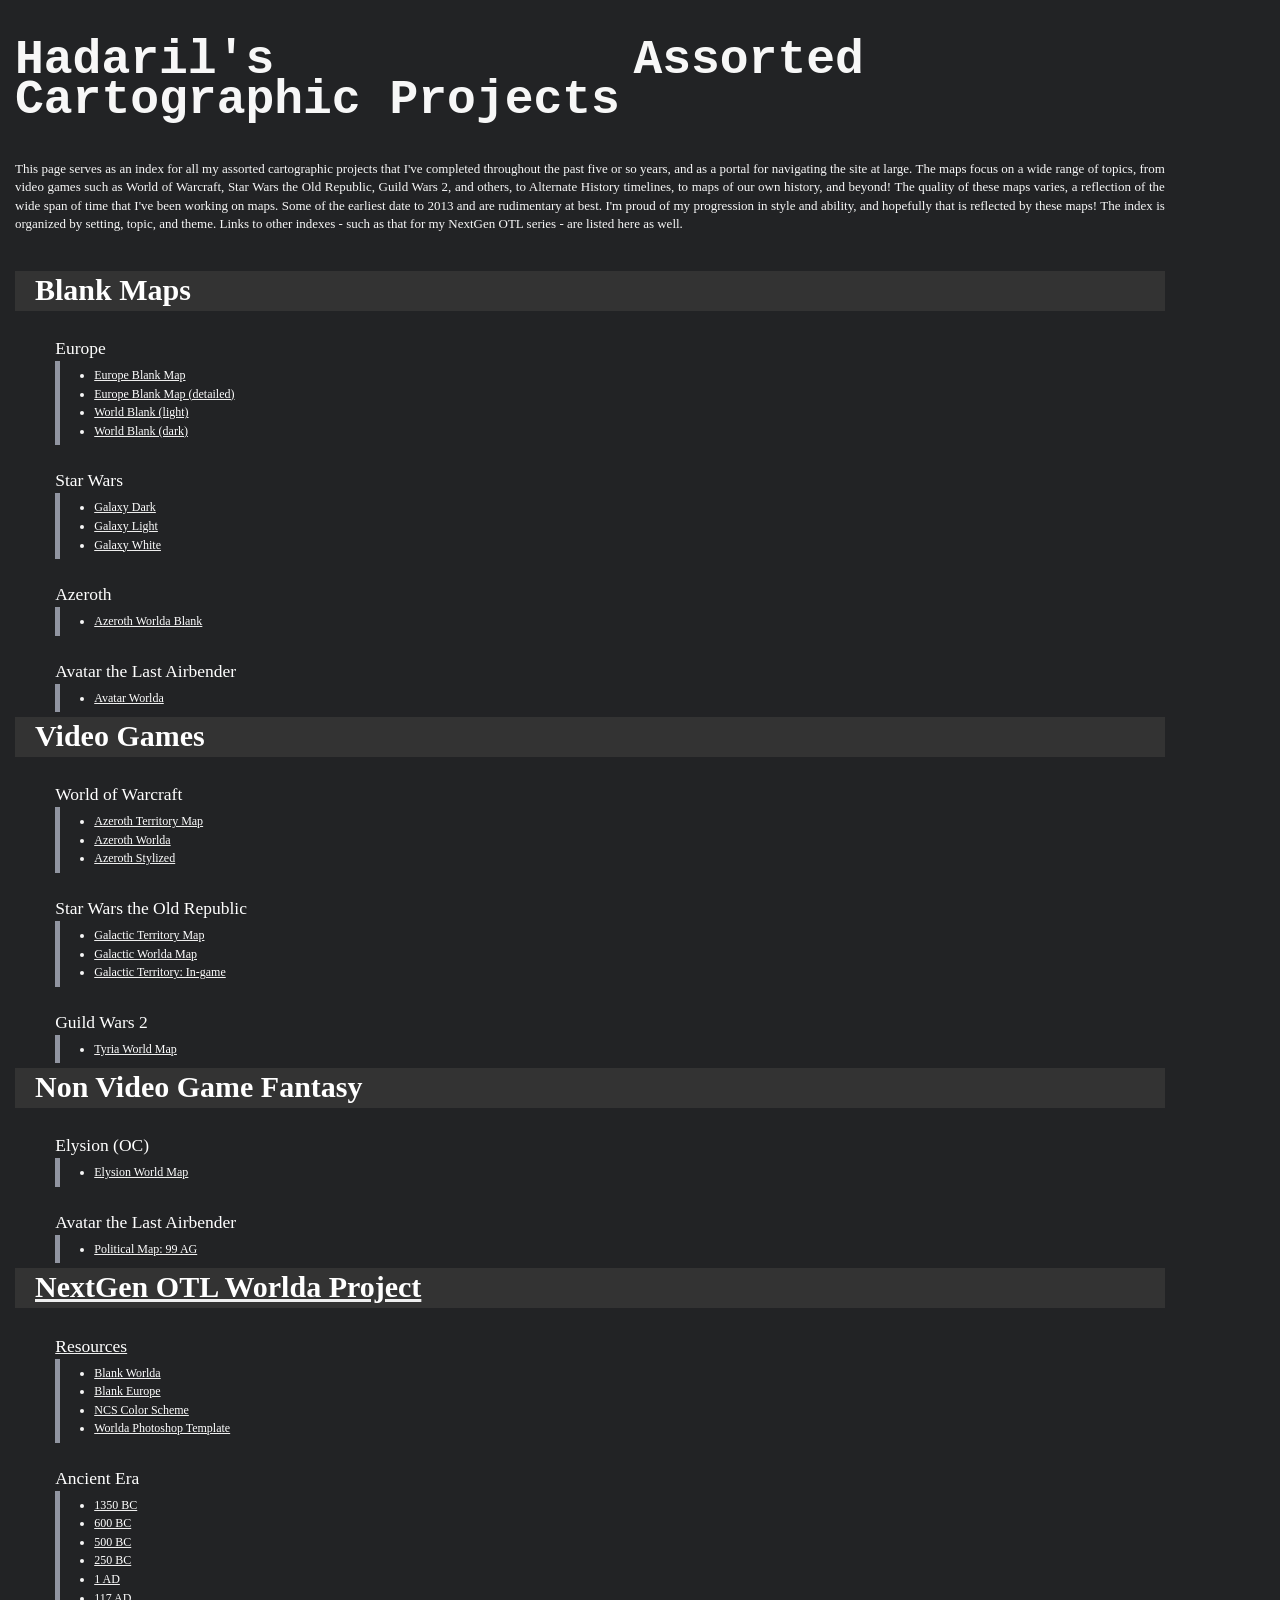
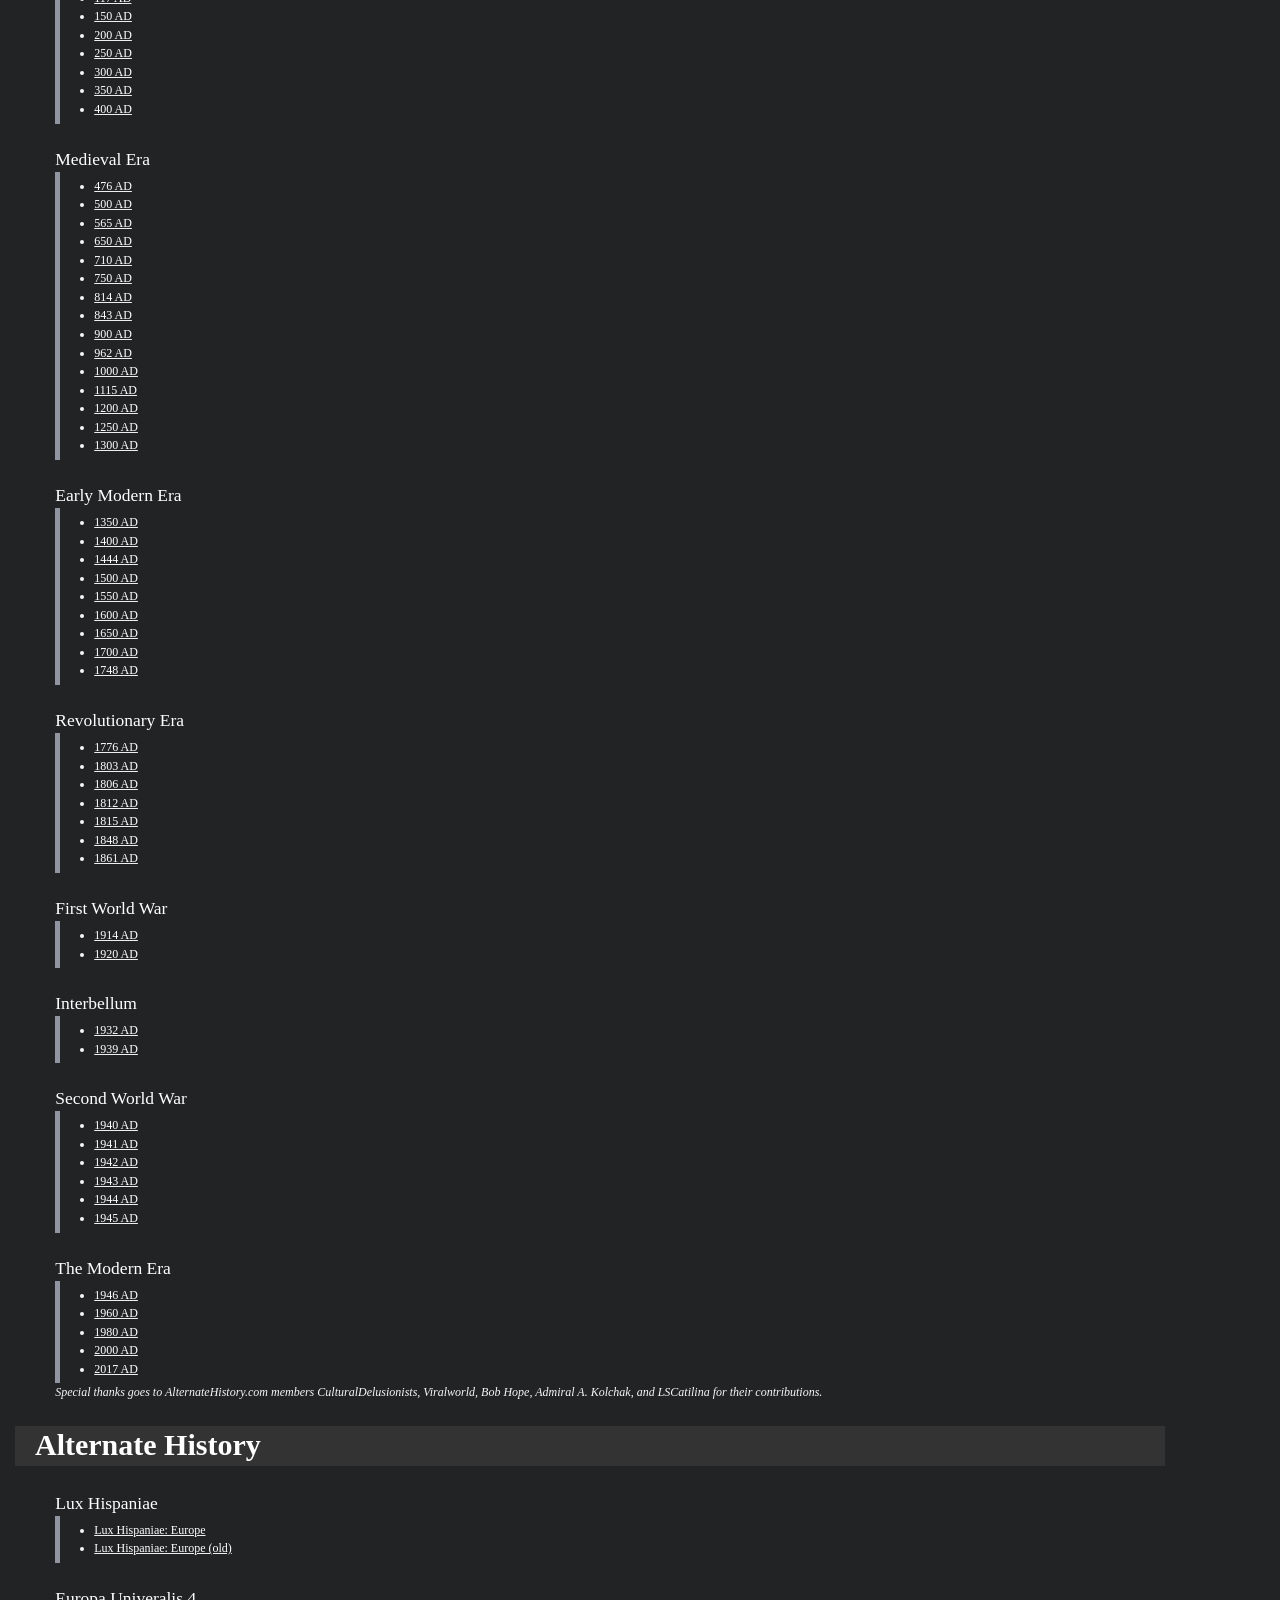
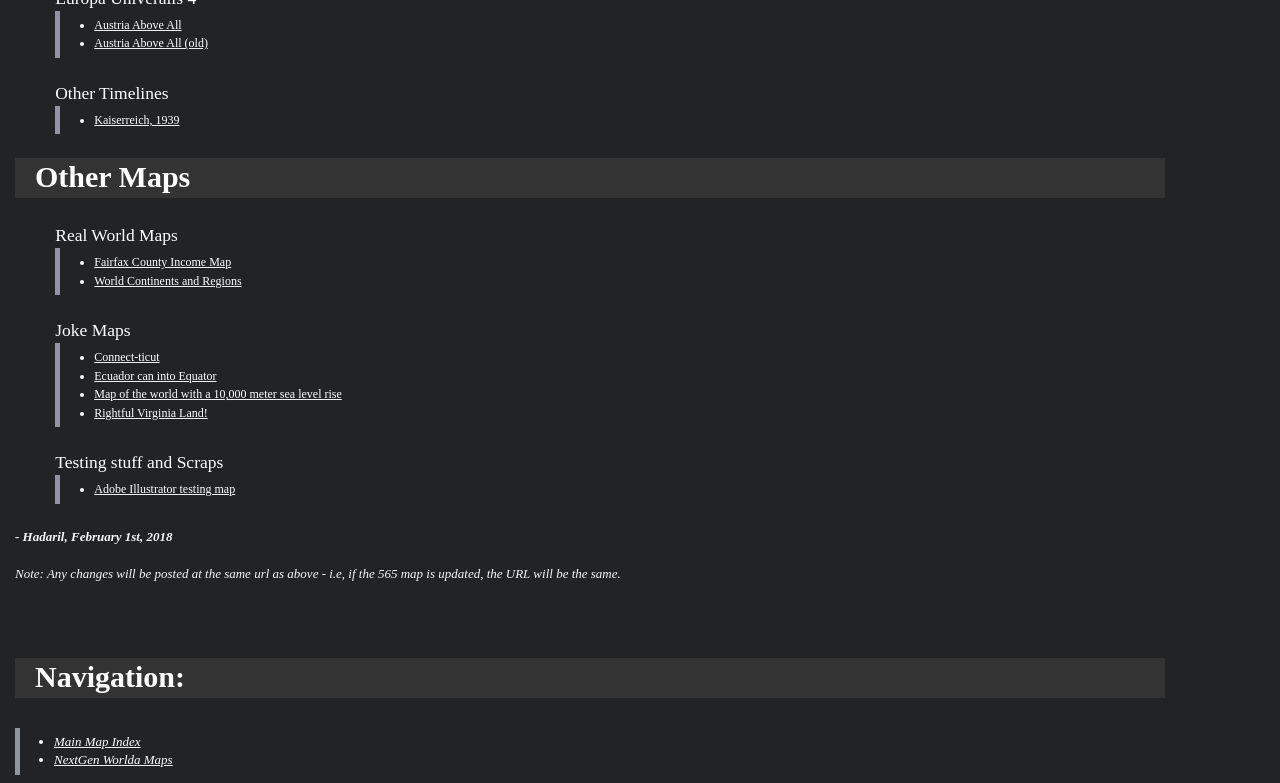
<file: Index.html>
<!DOCTYPE html>
<html>
<head>
	<title>Hadaril - Cartographic Projects</title>
	<link href="styles.css" rel="stylesheet" >
	<link href="https://fonts.googleapis.com/css?family=Oswald" rel="stylesheet">
</head>
<body>


<h2>Hadaril's Assorted Cartographic Projects</h2>

	This page serves as an index for all my assorted cartographic projects that I've completed throughout the past five or so years, and as a portal for navigating the site at large. The maps focus on a wide range of topics, from video games such as World of Warcraft, Star Wars the Old Republic, Guild Wars 2, and others, to Alternate History timelines, to maps of our own history, and beyond! The quality of these maps varies, a reflection of the wide span of time that I've been working on maps. Some of the earliest date to 2013 and are rudimentary at best. I'm proud of my progression in style and ability, and hopefully that is reflected by these maps! The index is organized by setting, topic, and theme. Links to other indexes - such as that for my NextGen OTL series - are listed here as well. 

</br>
</br>
</br>
<h3>Blank Maps</h3>
<div class="list">
	<h4 class="first"> Europe</h4><ul>
	<li><a href="maps/EuropeBlank.png">Europe Blank Map</a></li>
	<li><a href="maps/EuropeBlankDetailed.png">Europe Blank Map (detailed)</a></li>
	<li><a href="maps/WorldBlankLight.png">World Blank (light)</a></li>
	<li><a href="maps/WorldBlankDark.png">World Blank (dark)</a></li></ul>
	
	<h4>Star Wars</h4><ul>
	<li><a href="maps/SWDark.png">Galaxy Dark</a></li>
	<li><a href="maps/SWLight.png">Galaxy Light</a></li>
	<li><a href="maps/SWWhite.png">Galaxy White</a></li></ul>
	
	<h4>Azeroth</h4><ul>
	<li><a href="maps/AzerothBlank.png">Azeroth Worlda Blank</a></li></ul>

	<h4>Avatar the Last Airbender</h4><ul>
	<li><a href="AvatarWorlda.png">Avatar Worlda</a></li></ul>
</div>

<h3>Video Games</h3>
<div class="list">
	<h4 class="first"> World of Warcraft </h4><ul>
	<li><a href="maps/AzerothTerritory.png"> Azeroth Territory Map </a></li> 
	<li><a href="maps/AzerothWorlda.png"> Azeroth Worlda</a></li> 
	<li><a href="maps/AzerothStylized.png">Azeroth Stylized </a></li></ul>
	
	<h4> Star Wars the Old Republic </h4><ul>
	<li><a href="maps/SwtorGalaxy.png"> Galactic Territory Map</a></li> 
	<li><a href="maps/SwtorWorlda.png"> Galactic Worlda Map</a></li> 
	<li><a href="maps/SwtorIngame.png"> Galactic Territory: In-game</a></li></ul>
	
	<h4> Guild Wars 2 </h4><ul>
	<li><a href="maps/Tyria.png"> Tyria World Map </a></li></ul>
</div>

<h3>Non Video Game Fantasy</h3>
<div class="list">
	<h4 class="first">Elysion (OC)</h4><ul>
	<li><a href="ElysionWorld.png"> Elysion World Map</a></li></ul>

	<h4>Avatar the Last Airbender</h4><ul>
	<li><a href="AvatarPolitical.png">Political Map: 99 AG</li>
</div>

<h3>NextGen OTL Worlda Project</h3>
<div class="list">
	<h4 class="first"> Resources</h4><ul>
	<li><a href="nextgen/worlda.png"> Blank Worlda  </a></li> 
	<li><a href="nextgen/europa.png"> Blank Europe  </a></li> 
	<li><a href="nextgen/NCS.png"> NCS Color Scheme </a></li>
	<li><a href="resources/NextgenTemplate.psd">Worlda Photoshop Template</a></li></ul>

	<h4> Ancient Era</h4><ul>
	<li><a href="nextgen/BC1350.png"> 1350 BC  </a></li>
	<li><a href="nextgen/BC600.png"> 600 BC  </a></li>
	<li><a href="nextgen/BC500.png"> 500 BC  </a></li>
	<li><a href="nextgen/BC250.png"> 250 BC  </a></li>
	<li><a href="nextgen/1.png"> 1 AD  </a></li>
	<li><a href="nextgen/117.png"> 117 AD  </a></li>
	<li><a href="nextgen/150.png"> 150 AD  </a></li>
	<li><a href="nextgen/200.png"> 200 AD  </a></li>
	<li><a href="nextgen/250.png"> 250 AD  </a></li>
	<li><a href="nextgen/300.png"> 300 AD  </a></li>
	<li><a href="nextgen/350.png"> 350 AD  </a></li>
	<li><a href="nextgen/400.png"> 400 AD  </a></li></ul>

	<h4> Medieval Era</h4><ul>
	<li><a href="nextgen/476.png"> 476 AD </a></li>
	<li><a href="nextgen/500.png"> 500 AD </a></li>
	<li><a href="nextgen/565.png"> 565 AD  </a></li>
	<li><a href="nextgen/650.png"> 650 AD </a></li> 
	<li><a href="nextgen/710.png"> 710 AD  </a></li>
	<li><a href="nextgen/750.png"> 750 AD  </a></li>
	<li><a href="nextgen/814.png"> 814 AD  </a></li>  
	<li><a href="nextgen/843.png"> 843 AD  </a></li>
	<li><a href="nextgen/900.png"> 900 AD  </a></li>
	<li><a href="nextgen/962.png"> 962 AD  </a></li>
	<li><a href="nextgen/1000.png"> 1000 AD  </a></li> 
	<li><a href="nextgen/1115.png"> 1115 AD  </a></li> 
	<li><a href="nextgen/1200.png"> 1200 AD  </a></li>
	<li><a href="nextgen/1250.png"> 1250 AD  </a></li>
	<li><a href="nextgen/1300.png"> 1300 AD  </a></li></ul>

	<h4> Early Modern Era</h4><ul>
	<li><a href="nextgen/1350.png"> 1350 AD  </a></li>
	<li><a href="nextgen/1400.png"> 1400 AD  </a></li>
	<li><a href="nextgen/1445.png"> 1444 AD  </a></li>
	<li><a href="nextgen/1500.png"> 1500 AD  </a></li>
	<li><a href="nextgen/1550.png"> 1550 AD  </a></li>
	<li><a href="nextgen/1600.png"> 1600 AD  </a></li>
	<li><a href="nextgen/1650.png"> 1650 AD  </a></li>
	<li><a href="nextgen/1700.png"> 1700 AD  </a></li>
	<li><a href="nextgen/1748.png"> 1748 AD  </a></li></ul>
	
	<h4> Revolutionary Era</h4><ul>
	<li><a href="nextgen/1776.png"> 1776 AD  </a></li>
	<li><a href="nextgen/1803.png"> 1803 AD  </a></li>
	<li><a href="nextgen/1806.png"> 1806 AD  </a></li>
	<li><a href="nextgen/1812.png"> 1812 AD  </a></li> 
	<li><a href="nextgen/1815.png"> 1815 AD  </a></li>
	<li><a href="nextgen/1848.png"> 1848 AD  </a></li> 
	<li><a href="nextgen/1861.png"> 1861 AD  </a></li></ul>

	<h4> First World War</h4><ul>
	<li><a href="nextgen/1914.png"> 1914 AD  </a></li> 
	<li><a href="nextgen/1920.png"> 1920 AD  </a></li></ul>

	<h4> Interbellum</h4><ul>
	<li><a href="nextgen/1932.png"> 1932 AD  </a></li> 
	<li><a href="nextgen/1939.png"> 1939 AD  </a></li></ul>

	<h4> Second World War</h4><ul> 
	<li><a href="nextgen/1940.png"> 1940 AD  </a></li> 
	<li><a href="nextgen/1941.png"> 1941 AD  </a></li> 
	<li><a href="nextgen/1942.png"> 1942 AD  </a></li> 
	<li><a href="nextgen/1943.png"> 1943 AD  </a></li> 
	<li><a href="nextgen/1944.png"> 1944 AD  </a></li> 
	<li><a href="nextgen/1945.png"> 1945 AD  </a></li></ul>

	<h4> The Modern Era</h4><ul>
	<li><a href="nextgen/1946.png"> 1946 AD  </a></li> 
	<li><a href="nextgen/1960.png"> 1960 AD  </a></li>  
	<li><a href="nextgen/1980.png"> 1980 AD  </a></li>
	<li><a href="nextgen/2000.png"> 2000 AD  </a></li> 
	<li><a href="nextgen/2017.png"> 2017 AD  </a></li></ul>

	<i>Special thanks goes to AlternateHistory.com members CulturalDelusionists, Viralworld, Bob Hope, Admiral A. Kolchak, and LSCatilina for their contributions.</i>
</div>
</br>
<h3>Alternate History</h3>
<div class="list">
	<h4 class="first"> Lux Hispaniae </h4><ul>
	<li><a href="maps/LuxHispanae2.png">Lux Hispaniae: Europe </a></li> 
	<li><a href="maps/LuxHispanae.png">Lux Hispaniae: Europe (old) </a></li></ul>

	<h4> Europa Univeralis 4 </h4><ul>
	<li><a href="maps/Eu4HRE.png"> Austria Above All</a></li>
	<li><a href="maps/Eu4HREOld.png"> Austria Above All (old)</a></li></ul>

	<h4> Other Timelines </h4><ul>
	<li><a href="maps/Kaiserreich1939"> Kaiserreich, 1939 </a></li></ul>
</div>
</br>

<h3>Other Maps</h3>
<div class="list">
	<h4 class="first">Real World Maps</h4><ul>
	<li><a href="maps/Fairfax.png">Fairfax County Income Map</a></li>
	<li><a href="maps/Continents.png">World Continents and Regions</a></li></ul>

	<h4>Joke Maps</h4><ul>
	<li><a href="maps/Shitpost-Connecticut.png">Connect-ticut</a></li>
	<li><a href="maps/Shitpost-Equador.png">Ecuador can into Equator</a></li>
	<li><a href="maps/Shitpost-Netherlands.png">Map of the world with a 10,000 meter sea level rise</a></li>
	<li><a href="maps/Shitpost-Virginia.png">Rightful Virginia Land!</a></li></ul>

	<h4> Testing stuff and Scraps</h4><ul>
	<li><a href="maps/VectorTesting.png">Adobe Illustrator testing map</a></li></ul>
</div>
</br>

<i><b>- Hadaril, February 1st, 2018</b></br></br><i>Note: Any changes will be posted at the same url as above - i.e, if the 565 map is updated, the URL will be the same.</i></br></br></br></br></br>
<h3>Navigation:</h3><ul>
	<li><a href="index.html"> Main Map Index </a></li>
	<li><a href="WorldaIndex.html"> NextGen Worlda Maps </a></li></ul>
</body>
</html>
</file>
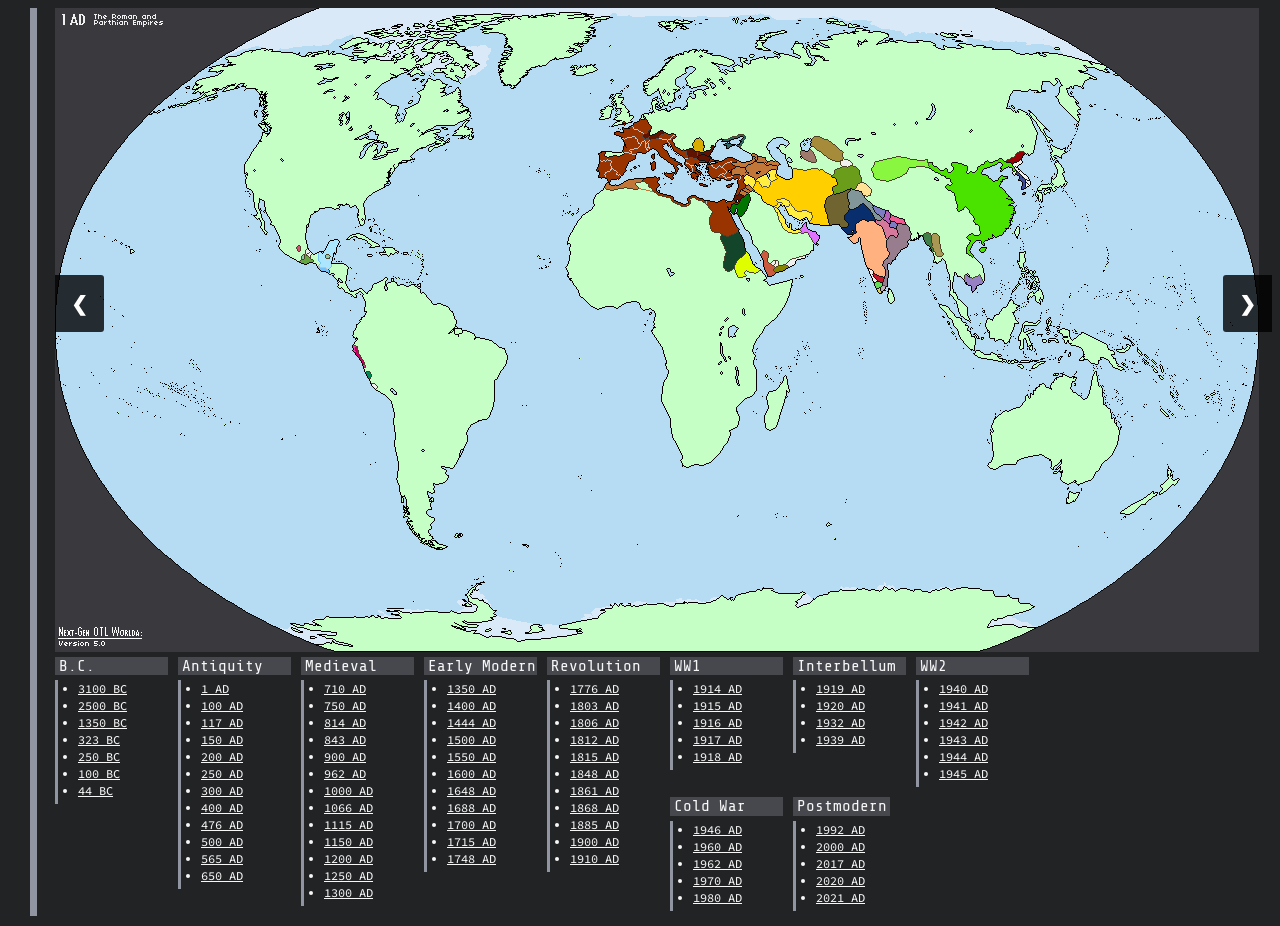
<file: index.html>
<!DOCTYPE html>
<html>
<head>
	<title>NextGen OTL WorldA Index</title>
	<link href="styles_nextgen.css" rel="stylesheet" >
	<link href="https://fonts.googleapis.com/css?family=Oswald" rel="stylesheet">
	<link href="https://fonts.googleapis.com/css?family=Share+Tech+Mono&display=swap" rel="stylesheet"> 
	<link href="https://fonts.googleapis.com/css2?family=Source+Code+Pro&display=swap" rel="stylesheet"> 
	<link href="https://fonts.googleapis.com/css2?family=Roboto+Mono&display=swap" rel="stylesheet">

<style>

	body {
		font-family: "source sans pro";
	}
	.sidenav {
	  width: 300px;
	  position: fixed;
	  z-index: 1;
	  left: 10px;
	  overflow-x: hidden;		
	  margin-left: 5%;
	}

	.sidenav a {
	  padding-left: 10px;
	  padding-bottom: 10px;
	  line-height: 	12px;
	  text-decoration: none;
	  font-size: 16px;
	  color: #f7f7f7;
	  display: block;
	}
	.sidenav p {
		padding-bottom: 5px;
		font-weight	: 600;
		margin: 0px;
		margin-bottom: 10px;
	}
	.sidenav a:hover {
	  color: #064579;
	}

	.main {
					  
				font-family: "source code pro";

				text-align: justify;
				text-justify: inter-word;
			  	background: #222325;
				color: #f7f7f7;
				font-size: 13px;
				font-style: normal;
				font-weight: 450;
				line-height: 18.5714px;
				margin-left: 450px;
				padding-left: 1.5%;
				border-left: 7px solid #9195a1;
				margin-right: 5%;

			}

	@media screen and (max-width: 1280px) {
		body {margin-left: 0px; padding-left: 15px;}
		.main { margin-left: 15px; }
		.navbar { font-size: 18px }
	}

</style>
</head>


<body>

<div class ="sidenav">
	<p style="font-style: bold; font-size: 18px; background: #333; border-radius: 4px; padding-left: 4px">Navigation</p>
  <a href="https://hadaril.github.io/">Home Page</a>
  <a href="https://hadaril.github.io/StaticMaps">Main Portfolio</a>
  <a href="https://hadaril.github.io/DataViz">Data Visualizations</a>
  <a href="https://hadaril.github.io/WebMaps">Web Maps</a>
  <a href="https://hadaril.github.io/WorldaIndex">WorldaIndex</a>

</br>
</br>
<p style="font-style: bold; font-size: 18px; border-radius: 4px; background: #333; padding: 4px">About the maps...</p>
<p style="padding-left: 4px">The NextGen WorldA Maps are a series of 80+ historical reference maps spanning over five millennia of human history. The NextGen WorldA project began in 2017 when I set out to modernize AlternateHistory.com's series of historical "worldA" historical base maps. This format was devised just under two decades ago in the early years of the forum, and became one of the most popular map formats in the online mapping community. Before I began the project, the maps were incredibly rudimentary and highly inaccurate. The format is intended as a historical template which other users can edit with their own fictional alternate history scenarios, with the pixel-art style allowing the maps to be easily edited without expensive software. </p>
<p style="padding-left: 4px; padding-right: 4px">This project took upwards of 1000 hours of research, georeferencing, tracing, and editing.  I placed the upmost emphasis on internal consistency in borders, historical accuracy, comprehensiveness, and completeness. The result was an unprecedented overhaul, completely unrecognizable from the previous series of maps; indeed, nearly every detail (even the coastline) has been overhauled. These maps have come to be regarded as a gold-standard historical template among the historical mapping community, and are widely used by hobbyist cartographers across the internet.</p>
<p style="padding-left: 4px; padding-right: 4px">Many thanks go out to the countless cartographers in the online community who helped contribue to this project - this wouldn't have been possible without you all.</p>

<p>
</div>

<div class="main">
 <!-- Container for the image gallery -->
<div class="container"> 
  <!-- Full-width images with number text -->
<div class="mySlides"><img src="nextgen/BC-3100.png" style="width:1204px"></div>
<div class="mySlides"><img src="nextgen/BC-2500.png" style="width:1204px"></div>
<div class="mySlides"><img src="nextgen/BC-2500.png" style="width:1204px"></div>
<div class="mySlides"><img src="nextgen/BC-323.png" style="width:1204px"></div>
<div class="mySlides"><img src="nextgen/BC-250.png" style="width:1204px"></div>
<div class="mySlides"><img src="nextgen/BC-100.png" style="width:1204px"></div>
<div class="mySlides"><img src="nextgen/BC-44.png" style="width:1204px"></div>
<div class="mySlides"><img src="nextgen/1.png" style="width:1204px"></div>
<div class="mySlides"><img src="nextgen/100.png" style="width:1204px"></div>
<div class="mySlides"><img src="nextgen/117.png" style="width:1204px"></div>
<div class="mySlides"><img src="nextgen/150.png" style="width:1204px"></div>
<div class="mySlides"><img src="nextgen/200.png" style="width:1204px"></div>
<div class="mySlides"><img src="nextgen/250.png" style="width:1204px"></div>
<div class="mySlides"><img src="nextgen/300.png" style="width:1204px"></div>
<div class="mySlides"><img src="nextgen/400.png" style="width:1204px"></div>
<div class="mySlides"><img src="nextgen/476.png" style="width:1204px"></div>
<div class="mySlides"><img src="nextgen/500.png" style="width:1204px"></div>
<div class="mySlides"><img src="nextgen/565.png" style="width:1204px"></div>
<div class="mySlides"><img src="nextgen/650.png" style="width:1204px"></div> 
<div class="mySlides"><img src="nextgen/710.png" style="width:1204px"></div>
<div class="mySlides"><img src="nextgen/750.png" style="width:1204px"></div>
<div class="mySlides"><img src="nextgen/814.png" style="width:1204px"></div>  
<div class="mySlides"><img src="nextgen/843.png" style="width:1204px"></div>
<div class="mySlides"><img src="nextgen/900.png" style="width:1204px"></div>
<div class="mySlides"><img src="nextgen/962.png" style="width:1204px"></div>
<div class="mySlides"><img src="nextgen/1000.png" style="width:1204px"></div>
<div class="mySlides"><img src="nextgen/1066.png" style="width:1204px"></div> 
<div class="mySlides"><img src="nextgen/1115.png" style="width:1204px"></div> 
<div class="mySlides"><img src="nextgen/1150.png" style="width:1204px"></div> 
<div class="mySlides"><img src="nextgen/1200.png" style="width:1204px"></div>
<div class="mySlides"><img src="nextgen/1250.png" style="width:1204px"></div>
<div class="mySlides"><img src="nextgen/1300.png" style="width:1204px"></div>
<div class="mySlides"><img src="nextgen/1350.png" style="width:1204px"></div>
<div class="mySlides"><img src="nextgen/1400.png" style="width:1204px"></div>
<div class="mySlides"><img src="nextgen/1444.png" style="width:1204px"></div>
<div class="mySlides"><img src="nextgen/1500.png" style="width:1204px"></div>
<div class="mySlides"><img src="nextgen/1550.png" style="width:1204px"></div>
<div class="mySlides"><img src="nextgen/1600.png" style="width:1204px"></div>
<div class="mySlides"><img src="nextgen/1648.png" style="width:1204px"></div>
<div class="mySlides"><img src="nextgen/1688.png" style="width:1204px"></div>
<div class="mySlides"><img src="nextgen/1700.png" style="width:1204px"></div>
<div class="mySlides"><img src="nextgen/1715.png" style="width:1204px"></div>
<div class="mySlides"><img src="nextgen/1748.png" style="width:1204px"></div>
<div class="mySlides"><img src="nextgen/1776.png" style="width:1204px"></div>
<div class="mySlides"><img src="nextgen/1803.png" style="width:1204px"></div>
<div class="mySlides"><img src="nextgen/1806.png" style="width:1204px"></div>
<div class="mySlides"><img src="nextgen/1812.png" style="width:1204px"></div> 
<div class="mySlides"><img src="nextgen/1815.png" style="width:1204px"></div>
<div class="mySlides"><img src="nextgen/1848.png" style="width:1204px"></div>
<div class="mySlides"><img src="nextgen/1861.png" style="width:1204px"></div> 
<div class="mySlides"><img src="nextgen/1868.png" style="width:1204px"></div>  
<div class="mySlides"><img src="nextgen/1885.png" style="width:1204px"></div>
<div class="mySlides"><img src="nextgen/1900.png" style="width:1204px"></div>
<div class="mySlides"><img src="nextgen/1910.png" style="width:1204px"></div>
<div class="mySlides"><img src="nextgen/1914.png" style="width:1204px"></div> 
<div class="mySlides"><img src="nextgen/1915.png" style="width:1204px"></div> 
<div class="mySlides"><img src="nextgen/1916.png" style="width:1204px"></div>
<div class="mySlides"><img src="nextgen/1917.png" style="width:1204px"></div> 	
<div class="mySlides"><img src="nextgen/1918.png" style="width:1204px"></div>
<div class="mySlides"><img src="nextgen/1919.png" style="width:1204px"></div>	
<div class="mySlides"><img src="nextgen/1920.png" style="width:1204px"></div>
<div class="mySlides"><img src="nextgen/1932.png" style="width:1204px"></div> 
<div class="mySlides"><img src="nextgen/1939.png" style="width:1204px"></div>
<div class="mySlides"><img src="nextgen/1940.png" style="width:1204px"></div> 
<div class="mySlides"><img src="nextgen/1941.png" style="width:1204px"></div> 
<div class="mySlides"><img src="nextgen/1942.png" style="width:1204px"></div> 
<div class="mySlides"><img src="nextgen/1943.png" style="width:1204px"></div> 
<div class="mySlides"><img src="nextgen/1944.png" style="width:1204px"></div> 
<div class="mySlides"><img src="nextgen/1945.png" style="width:1204px"></div>
<div class="mySlides"><img src="nextgen/1946.png" style="width:1204px"></div> 
<div class="mySlides"><img src="nextgen/1960.png" style="width:1204px"></div>
<div class="mySlides"><img src="nextgen/1962.png" style="width:1204px"></div>
<div class="mySlides"><img src="nextgen/1970.png" style="width:1204px"></div>   
<div class="mySlides"><img src="nextgen/1980.png" style="width:1204px"></div>
<div class="mySlides"><img src="nextgen/1992.png" style="width:1204px"></div>
<div class="mySlides"><img src="nextgen/2000.png" style="width:1204px"></div> 
<div class="mySlides"><img src="nextgen/2017.png" style="width:1204px"></div>


   <!-- Next and previous buttons -->
	<a class="prev" onclick="plusSlides(-1)" style="position: relative; top: -335px !important; left: 0px !important; height: 20px; width: 12px;">&#10094;</a>
	<a class="next" onclick="plusSlides(1)" style="position: relative; top: -335px !important; left: 1111px !important; height: 20px; width: 12px;">❯</a>
</div> 






<div class="nextgenBox">
	<div class="row">
	<div class="column">
		<h5>B.C.</h5><ul class="nextgen">
		<li><p class="demo cursor" onclick="currentSlide(1)"> 3100 BC  </a></li>
		<li><p class="demo cursor" onclick="currentSlide(2)"> 2500 BC  </a></li>
		<li><p class="demo cursor" onclick="currentSlide(3)"> 1350 BC  </a></li>
		<li><p class="demo cursor" onclick="currentSlide(4)"> 323 BC  </p></li>
		<li><p class="demo cursor" onclick="currentSlide(5)"> 250 BC  </p></li>
		<li><p class="demo cursor" onclick="currentSlide(6)"> 100 BC  </p></li>
		<li><p class="demo cursor" onclick="currentSlide(7)"> 44 BC  </p></li></ul></div>	
	<div class="column">
		<h5>Antiquity</h5><ul class="nextgen">
		<li><p class="demo cursor" onclick="currentSlide(8)"> 1 AD  </a></li>
		<li><p class="demo cursor" onclick="currentSlide(9)"> 100 AD  </p></li>
		<li><p class="demo cursor" onclick="currentSlide(10)"> 117 AD  </p></li>
		<li><p class="demo cursor" onclick="currentSlide(11)"> 150 AD  </p></li>
		<li><p class="demo cursor" onclick="currentSlide(12)"> 200 AD  </p></li>
		<li><p class="demo cursor" onclick="currentSlide(13)"> 250 AD  </p></li>
		<li><p class="demo cursor" onclick="currentSlide(14)"> 300 AD  </p></li>
		<li><p class="demo cursor" onclick="currentSlide(15)"> 400 AD  </p></li>
		<li><p class="demo cursor" onclick="currentSlide(16)"> 476 AD </p></li>
		<li><p class="demo cursor" onclick="currentSlide(17)"> 500 AD  </p></li>
		<li><p class="demo cursor" onclick="currentSlide(18)"> 565 AD  </p></li>
		<li><p class="demo cursor" onclick="currentSlide(19)"> 650 AD  </p></li> 
</ul></div>	
	<div class="column">
		<h5> Medieval</h5><ul class="nextgen">		
		<li><p class="demo cursor" onclick="currentSlide(20)"> 710 AD  </p></li>
		<li><p class="demo cursor" onclick="currentSlide(21)"> 750 AD  </p></li>
		<li><p class="demo cursor" onclick="currentSlide(22)"> 814 AD  </p></li>  
		<li><p class="demo cursor" onclick="currentSlide(23)"> 843 AD  </p></li>
		<li><p class="demo cursor" onclick="currentSlide(24)"> 900 AD  </p></li>
		<li><p class="demo cursor" onclick="currentSlide(25)"> 962 AD  </p></li>
		<li><p class="demo cursor" onclick="currentSlide(26)"> 1000 AD  </p></li>
		<li><p class="demo cursor" onclick="currentSlide(27)"> 1066 AD  </p></li> 
		<li><p class="demo cursor" onclick="currentSlide(28)"> 1115 AD  </p></li> 
		<li><p class="demo cursor" onclick="currentSlide(29)"> 1150 AD  </p></li> 
		<li><p class="demo cursor" onclick="currentSlide(30)"> 1200 AD  </p></li>
		<li><p class="demo cursor" onclick="currentSlide(31)"> 1250 AD  </p></li>
		<li><p class="demo cursor" onclick="currentSlide(32)"> 1300 AD  </p></li></ul></div>
	<div class="column">
		<h5> Early Modern</h5><ul class="nextgen">
		<li><p class="demo cursor" onclick="currentSlide(33)"> 1350 AD  </p></li>
		<li><p class="demo cursor" onclick="currentSlide(34)"> 1400 AD  </p></li>
		<li><p class="demo cursor" onclick="currentSlide(35)"> 1444 AD  </p></li>
		<li><p class="demo cursor" onclick="currentSlide(36)"> 1500 AD  </p></li>
		<li><p class="demo cursor" onclick="currentSlide(37)"> 1550 AD  </p></li>
		<li><p class="demo cursor" onclick="currentSlide(38)"> 1600 AD  </p></li>
		<li><p class="demo cursor" onclick="currentSlide(39)"> 1648 AD  </p></li>
		<li><p class="demo cursor" onclick="currentSlide(40)"> 1688 AD  </p></li>
		<li><p class="demo cursor" onclick="currentSlide(41)"> 1700 AD  </p></li>
		<li><p class="demo cursor" onclick="currentSlide(42)"> 1715 AD  </p></li>
		<li><p class="demo cursor" onclick="currentSlide(43)"> 1748 AD  </p></li></ul></div>
	<div class="column">
		<h5> Revolution</h5><ul class="nextgen">
		<li><p class="demo cursor" onclick="currentSlide(44)"> 1776 AD  </p></li>
		<li><p class="demo cursor" onclick="currentSlide(45)"> 1803 AD  </p></li>
		<li><p class="demo cursor" onclick="currentSlide(46)"> 1806 AD  </p></li>
		<li><p class="demo cursor" onclick="currentSlide(47)"> 1812 AD  </p></li> 
		<li><p class="demo cursor" onclick="currentSlide(48)"> 1815 AD  </p></li>
		<li><p class="demo cursor" onclick="currentSlide(49)"> 1848 AD  </p></li>
		<li><p class="demo cursor" onclick="currentSlide(50)"> 1861 AD  </p></li> 
		<li><p class="demo cursor" onclick="currentSlide(51)"> 1868 AD  </p></li>  
		<li><p class="demo cursor" onclick="currentSlide(52)"> 1885 AD  </p></li>
		<li><p class="demo cursor" onclick="currentSlide(53)"> 1900 AD  </p></li>
		<li><p class="demo cursor" onclick="currentSlide(54)"> 1910 AD  </p></li></ul></div>
	<div class="column">
		<h5> WW1</h5><ul class="nextgen">
		<li><p class="demo cursor" onclick="currentSlide(55)"> 1914 AD  </p></li> 
		<li><p class="demo cursor" onclick="currentSlide(56)"> 1915 AD  </p></li> 
		<li><p class="demo cursor" onclick="currentSlide(57)"> 1916 AD  </p></li>
		<li><p class="demo cursor" onclick="currentSlide(58)"> 1917 AD  </p></li> 	
		<li><p class="demo cursor" onclick="currentSlide(59)"> 1918 AD  </p></li></ul></div>
	<div class="column">
		<h5> Interbellum</h5><ul class="nextgen">
		<li><p class="demo cursor" onclick="currentSlide(60)"> 1919 AD  </p></li>	
		<li><p class="demo cursor" onclick="currentSlide(61)"> 1920 AD  </p></li>
		<li><p class="demo cursor" onclick="currentSlide(62)"> 1932 AD  </p></li> 
		<li><p class="demo cursor" onclick="currentSlide(63)"> 1939 AD  </p></li></ul></div>
	<div class="column">
		<h5>WW2</h5><ul class="nextgen">
		<li><p class="demo cursor" onclick="currentSlide(64)"> 1940 AD  </p></li> 
		<li><p class="demo cursor" onclick="currentSlide(65)"> 1941 AD  </p></li> 
		<li><p class="demo cursor" onclick="currentSlide(66)"> 1942 AD  </p></li> 
		<li><p class="demo cursor" onclick="currentSlide(67)"> 1943 AD  </p></li> 
		<li><p class="demo cursor" onclick="currentSlide(68)"> 1944 AD  </p></li> 
		<li><p class="demo cursor" onclick="currentSlide(69)"> 1945 AD  </p></li></ul></div>
	<div class="column">
		<h5> Cold War</h5><ul class="nextgen">
		<li><p class="demo cursor" onclick="currentSlide(70)"> 1946 AD  </p></li> 
		<li><p class="demo cursor" onclick="currentSlide(71)"> 1960 AD  </p></li>
		<li><p class="demo cursor" onclick="currentSlide(72)"> 1962 AD  </p></li>
		<li><p class="demo cursor" onclick="currentSlide(73)"> 1970 AD  </p></li>   
		<li><p class="demo cursor" onclick="currentSlide(74)"> 1980 AD  </p></li></ul></div>
	<div class="column" style="column-width:107px">
		<h5>Postmodern</h5><ul class="nextgen">
		<li><p class="demo cursor" onclick="currentSlide(75)"> 1992 AD  </p></li>
		<li><p class="demo cursor" onclick="currentSlide(76)"> 2000 AD  </p></li> 
		<li><p class="demo cursor" onclick="currentSlide(77)"> 2017 AD  </p></li>
		<li><p class="demo cursor" onclick="currentSlide(78)"> 2020 AD  </p></li>
		<li><p class="demo cursor" onclick="currentSlide(79)"> 2021 AD  </p></li></ul></div></div>
	

<!--	<div class="column">
		<h5>Resources</h5><ul class="nextgen">
		<li><a href="nextgen/worlda.png"> Blank Worlda  </p></li> 
		<li><a href="nextgen/NCS.png"> NCS Colors </p></li>
		<li><a href="resources/NextgenTemplate.psd">PSD Template</p></li></ul></div></div>
	</div></br> -->

<script>
var slideIndex = 8;
showSlides(slideIndex);

// Next/previous controls
function plusSlides(n) {
  showSlides(slideIndex += n);
}

// Thumbnail image controls
function currentSlide(n) {
  showSlides(slideIndex = n);
}

function showSlides(n) {
  var i;
  var slides = document.getElementsByClassName("mySlides");
  var dots = document.getElementsByClassName("demo");
  var captionText = document.getElementById("caption");
  if (n > slides.length) {slideIndex = 1}
  if (n < 1) {slideIndex = slides.length}
  for (i = 0; i < slides.length; i++) {
    slides[i].style.display = "none";
  }
  for (i = 0; i < dots.length; i++) {
    dots[i].className = dots[i].className.replace(" active", "");
  }
  slides[slideIndex-1].style.display = "block";
  dots[slideIndex-1].className += " active";
  captionText.innerHTML = dots[slideIndex-1].alt;
} 
</script>
</body>
</html>
</file>
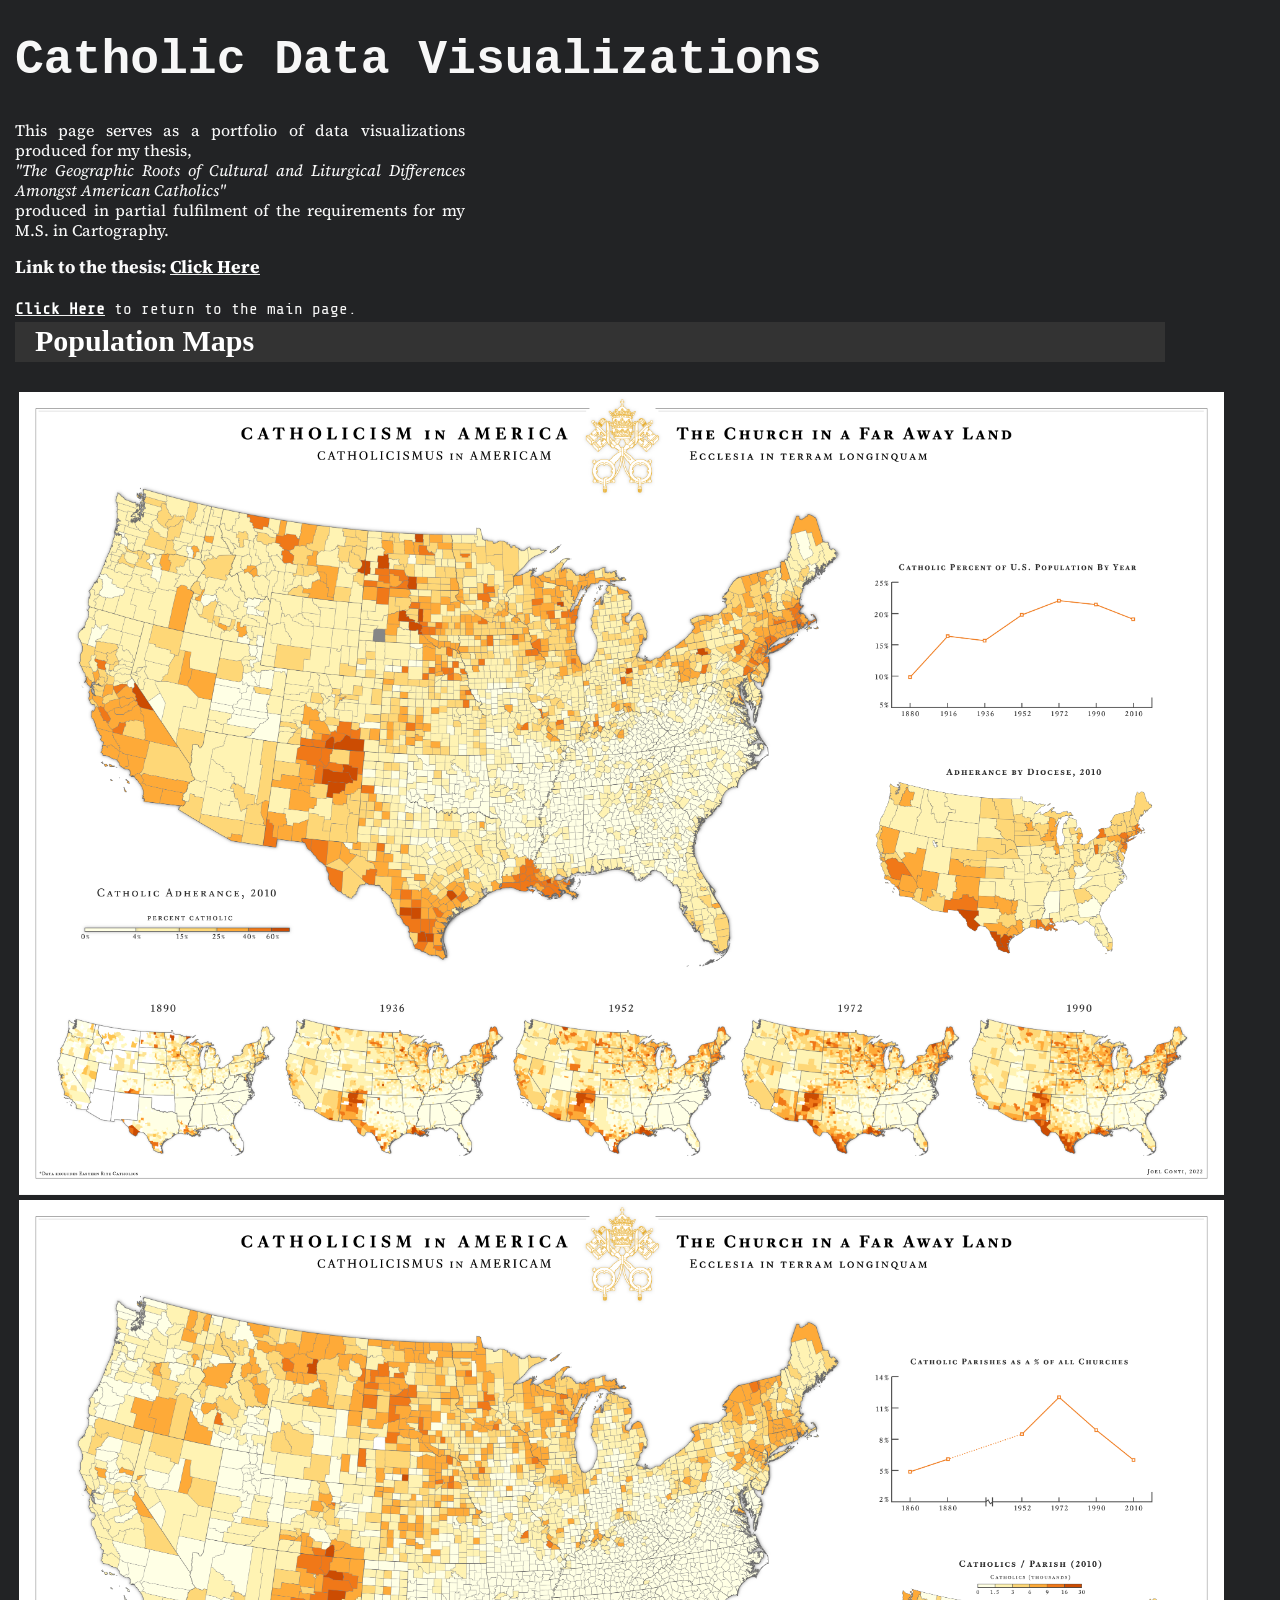
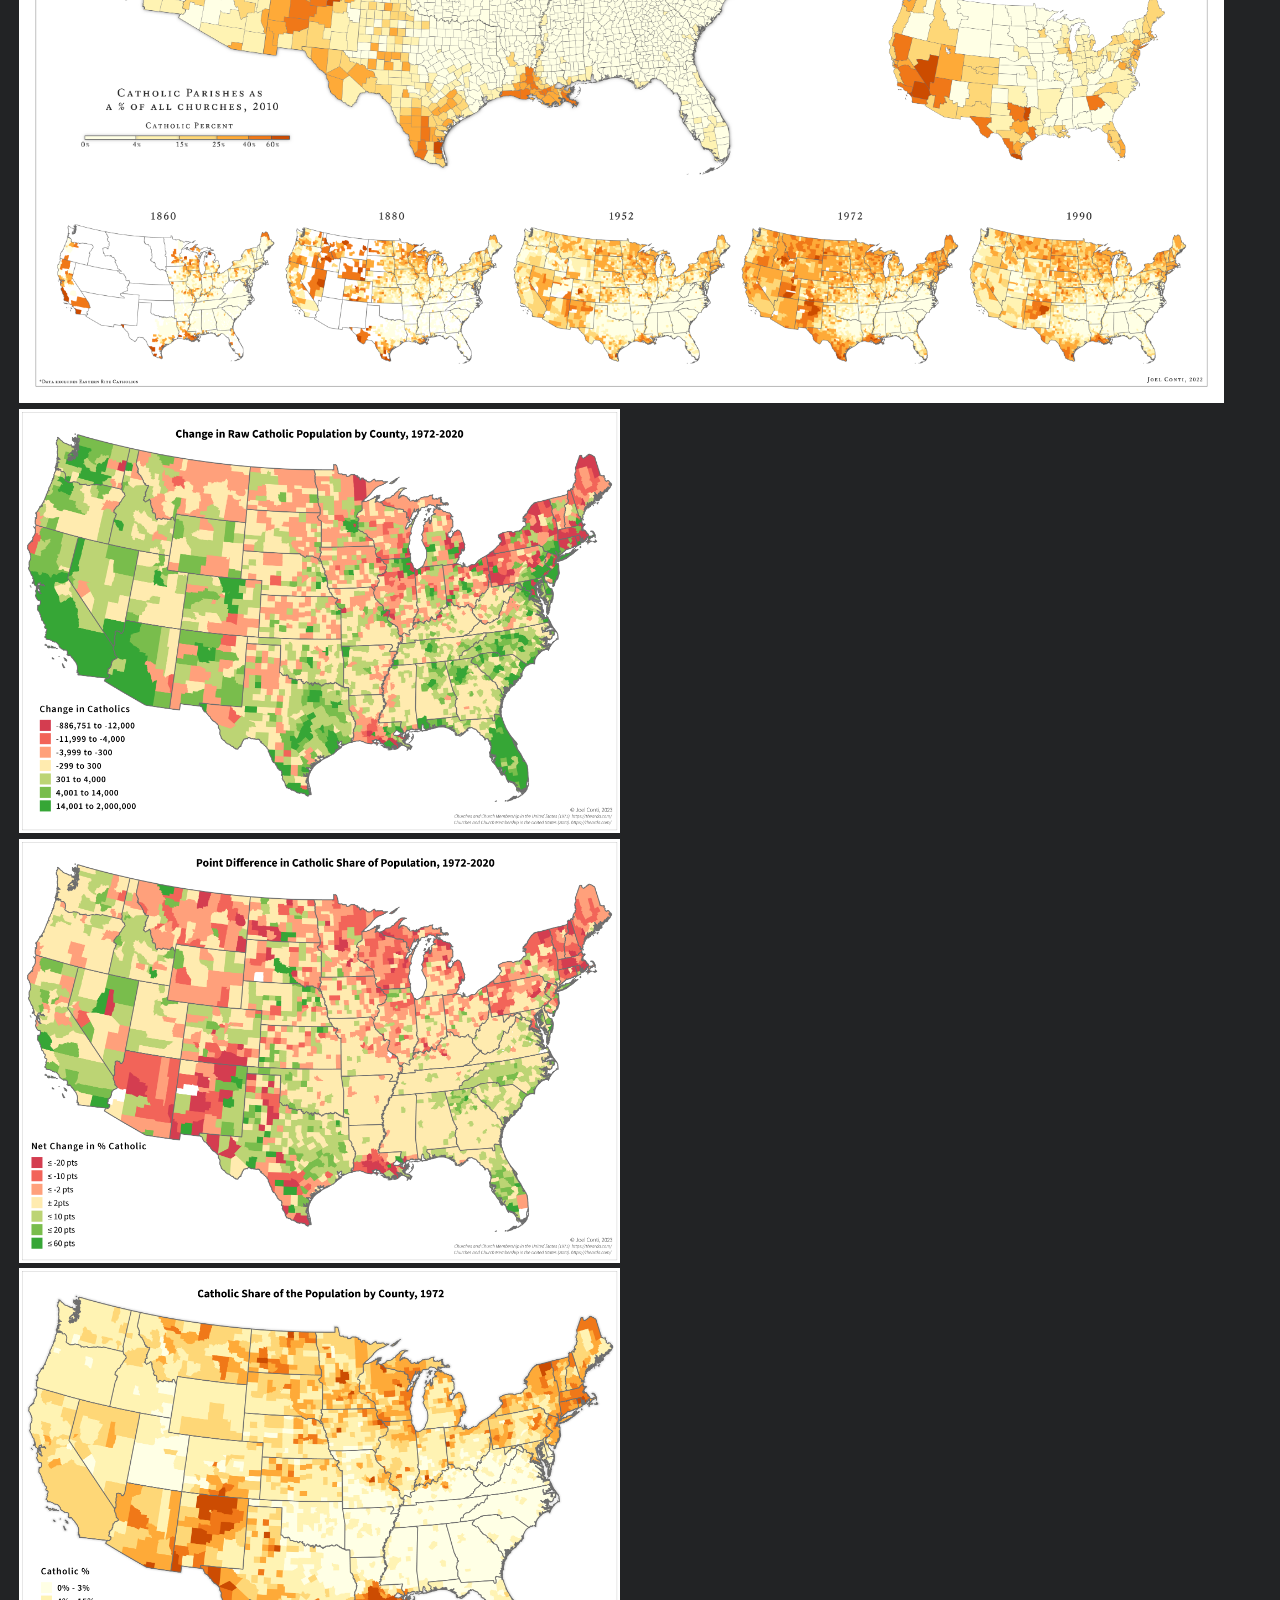
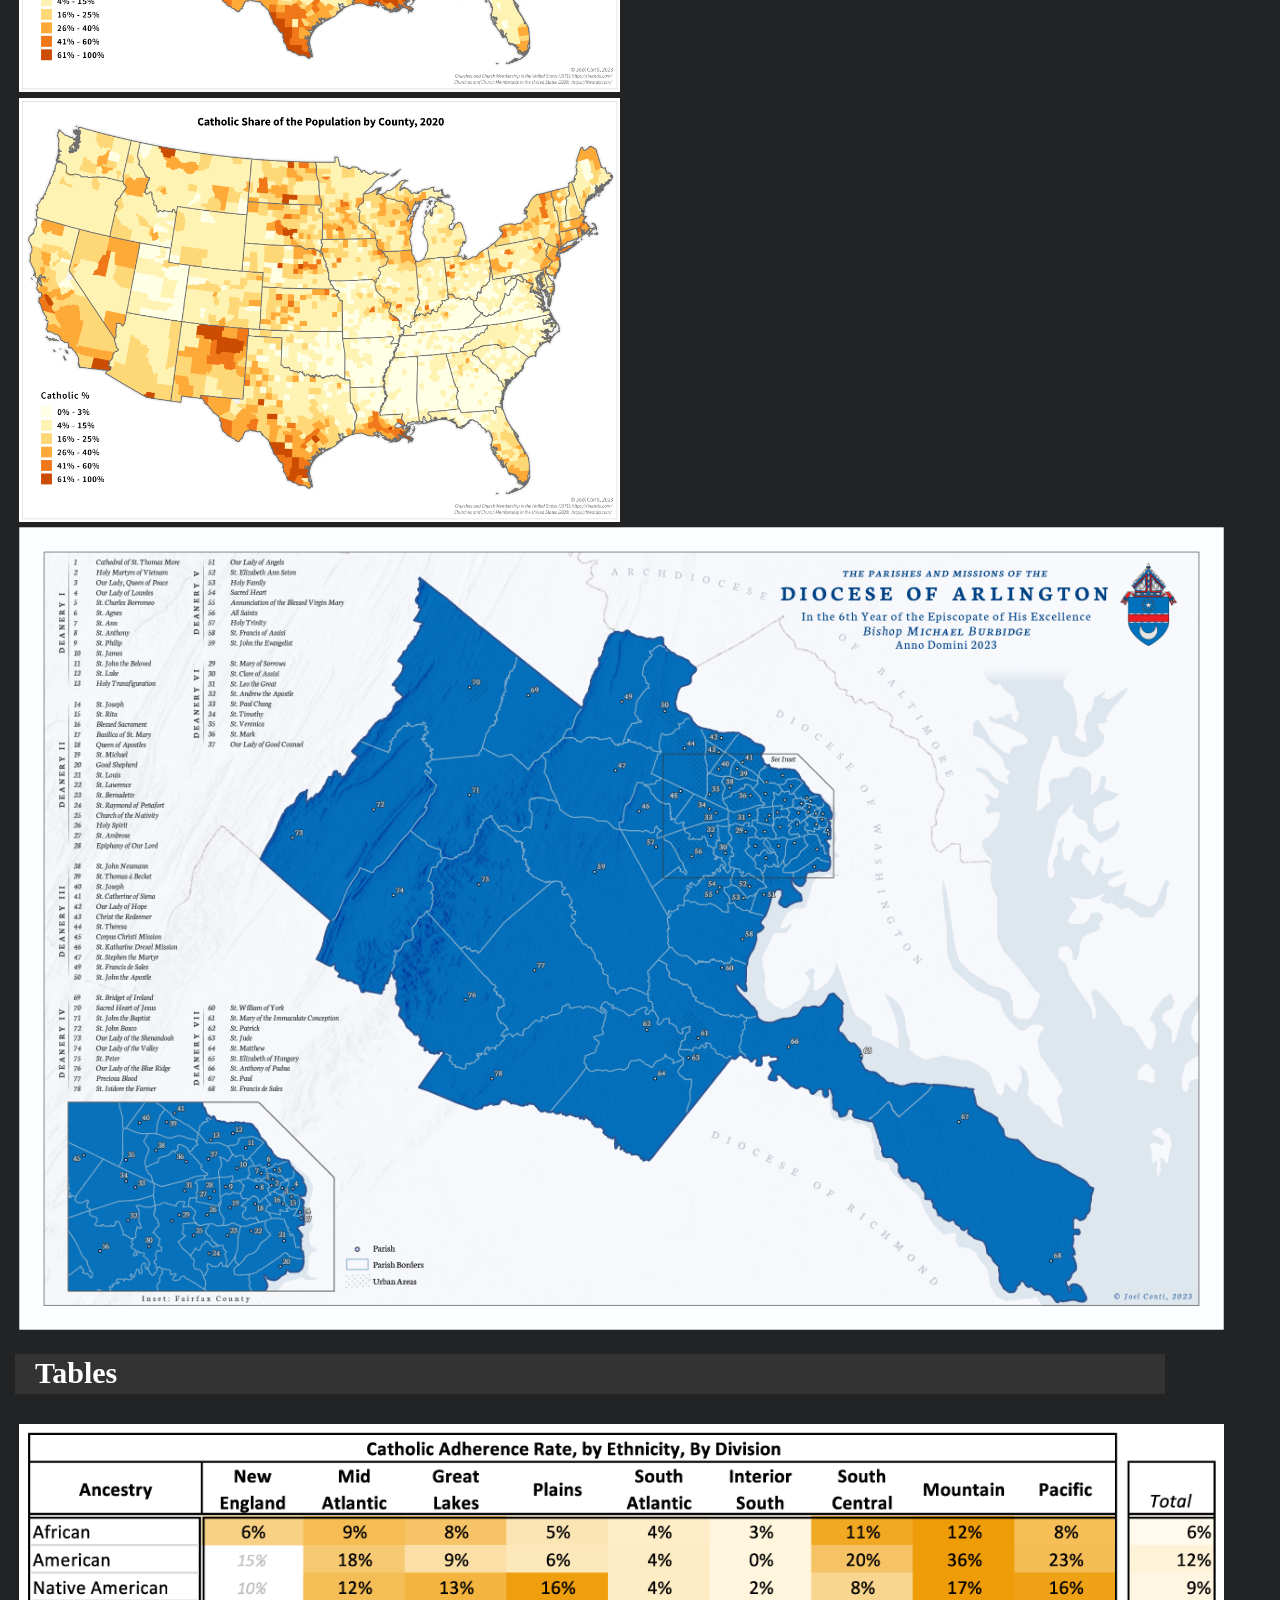
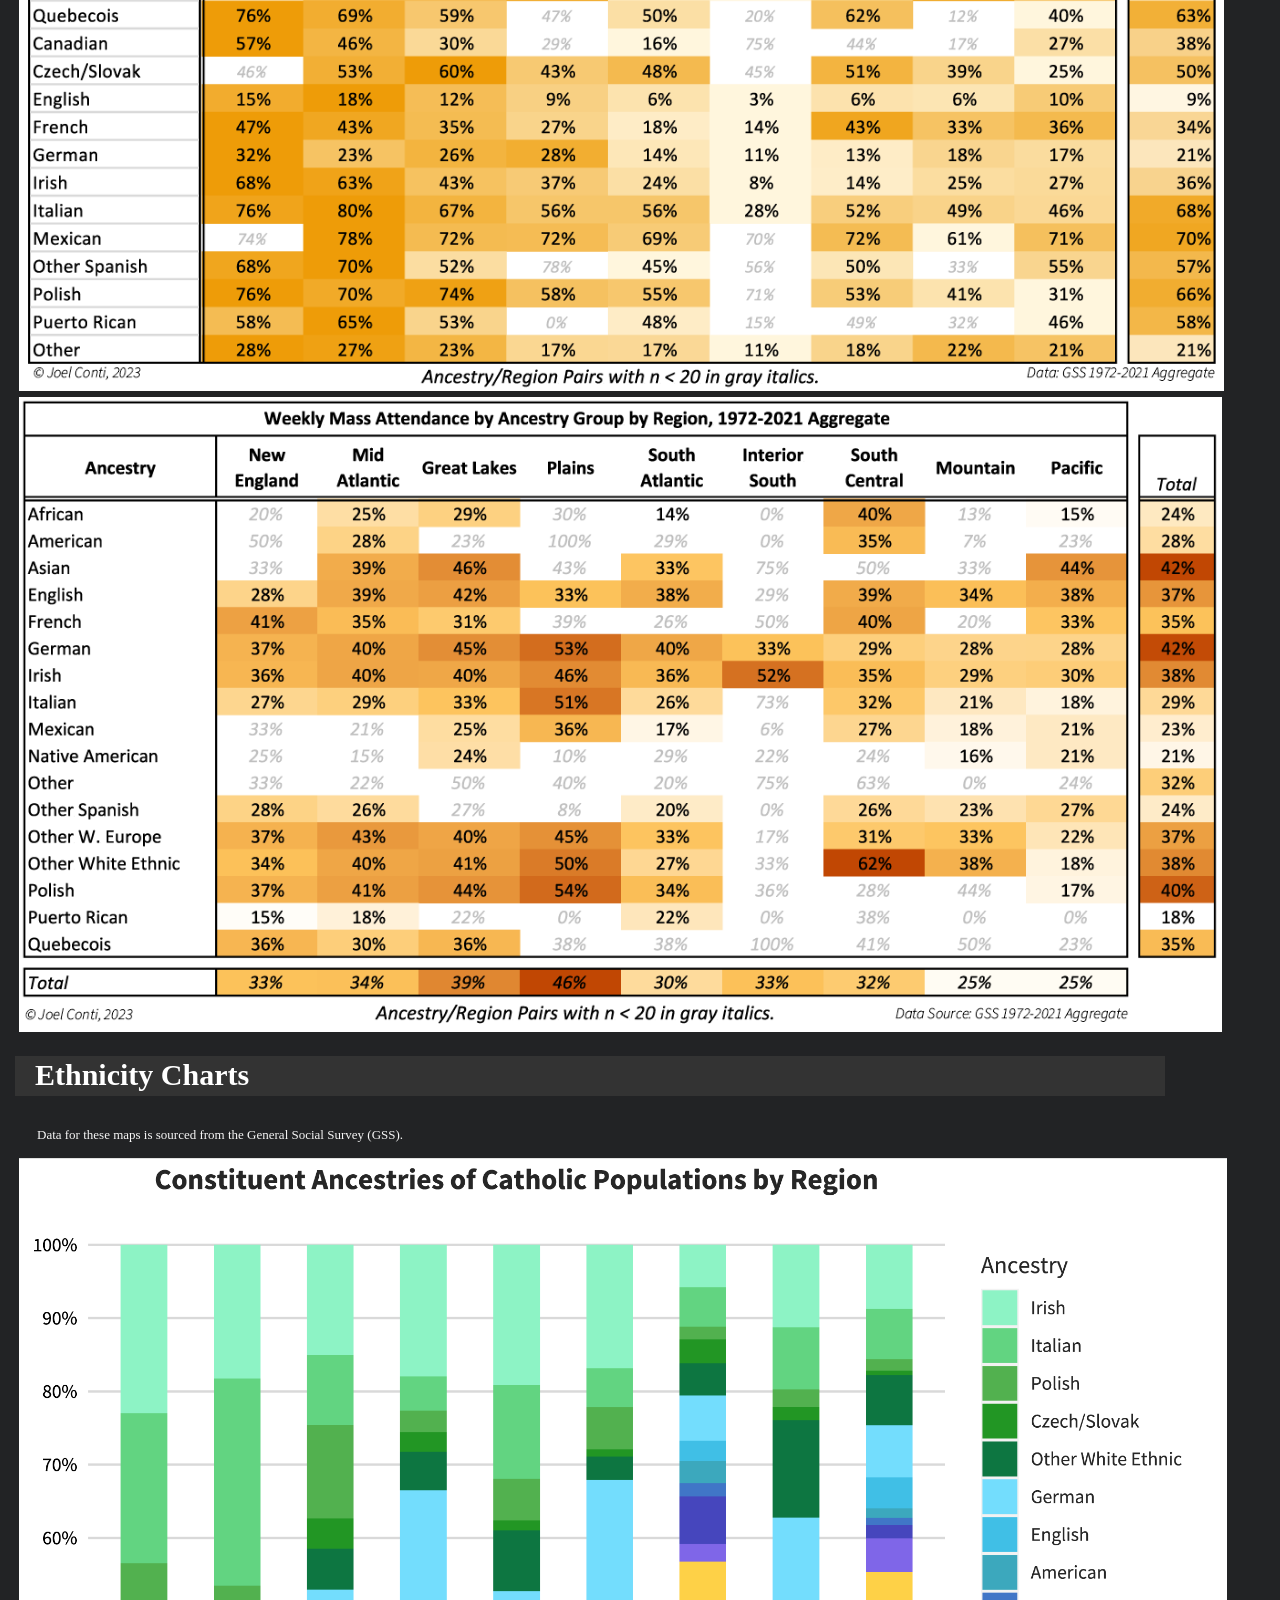
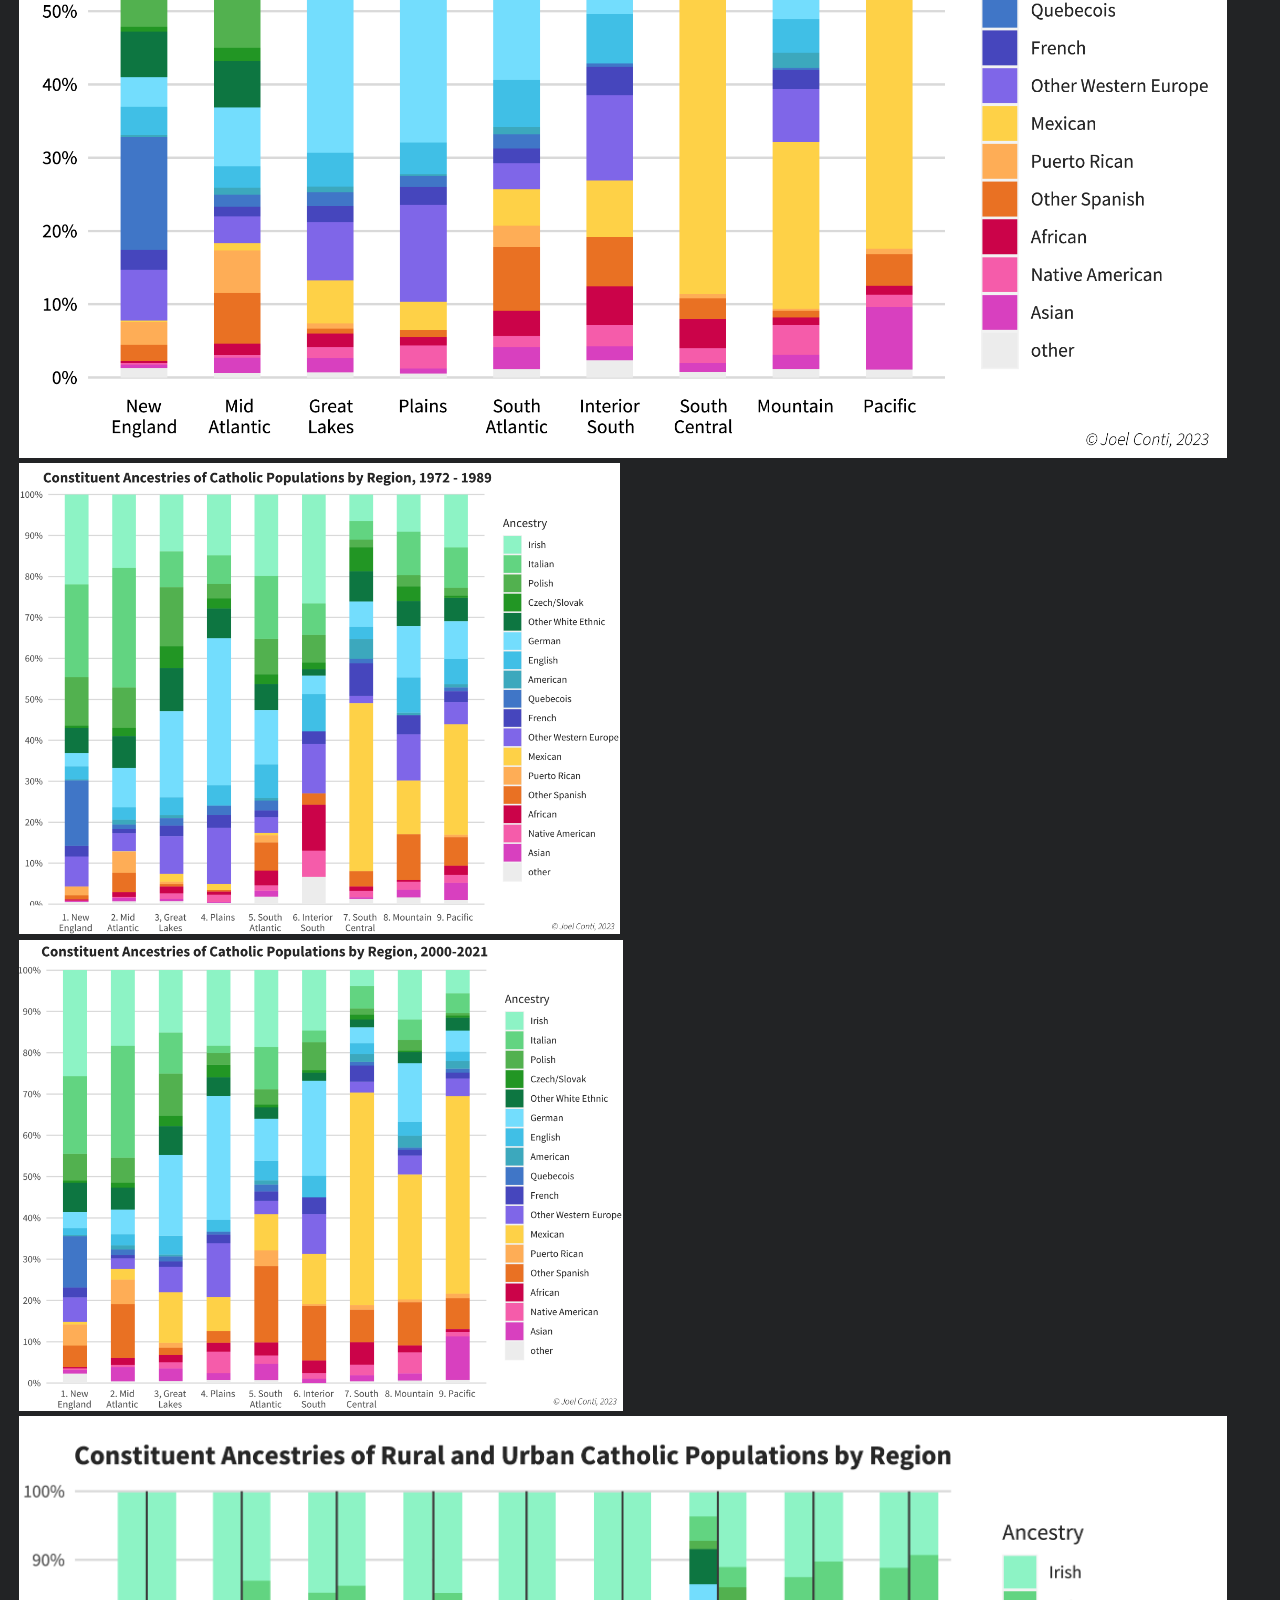
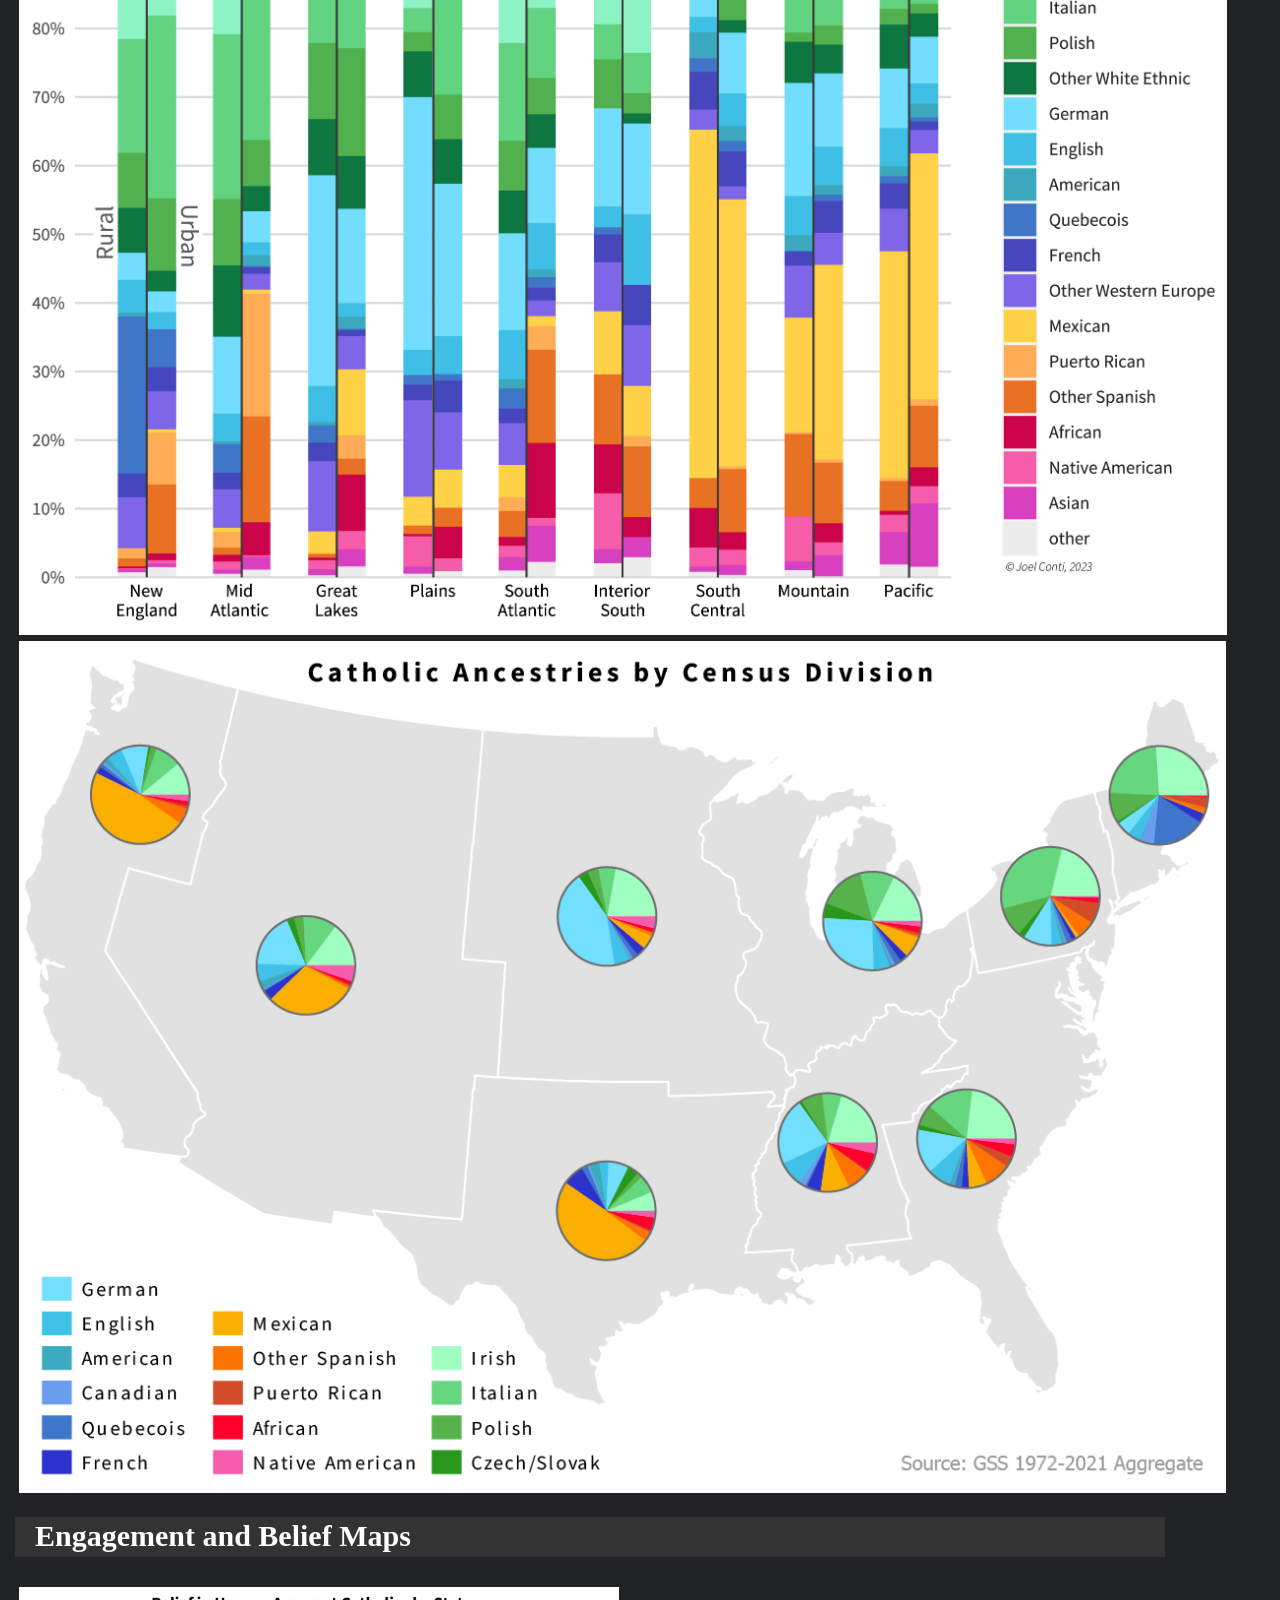
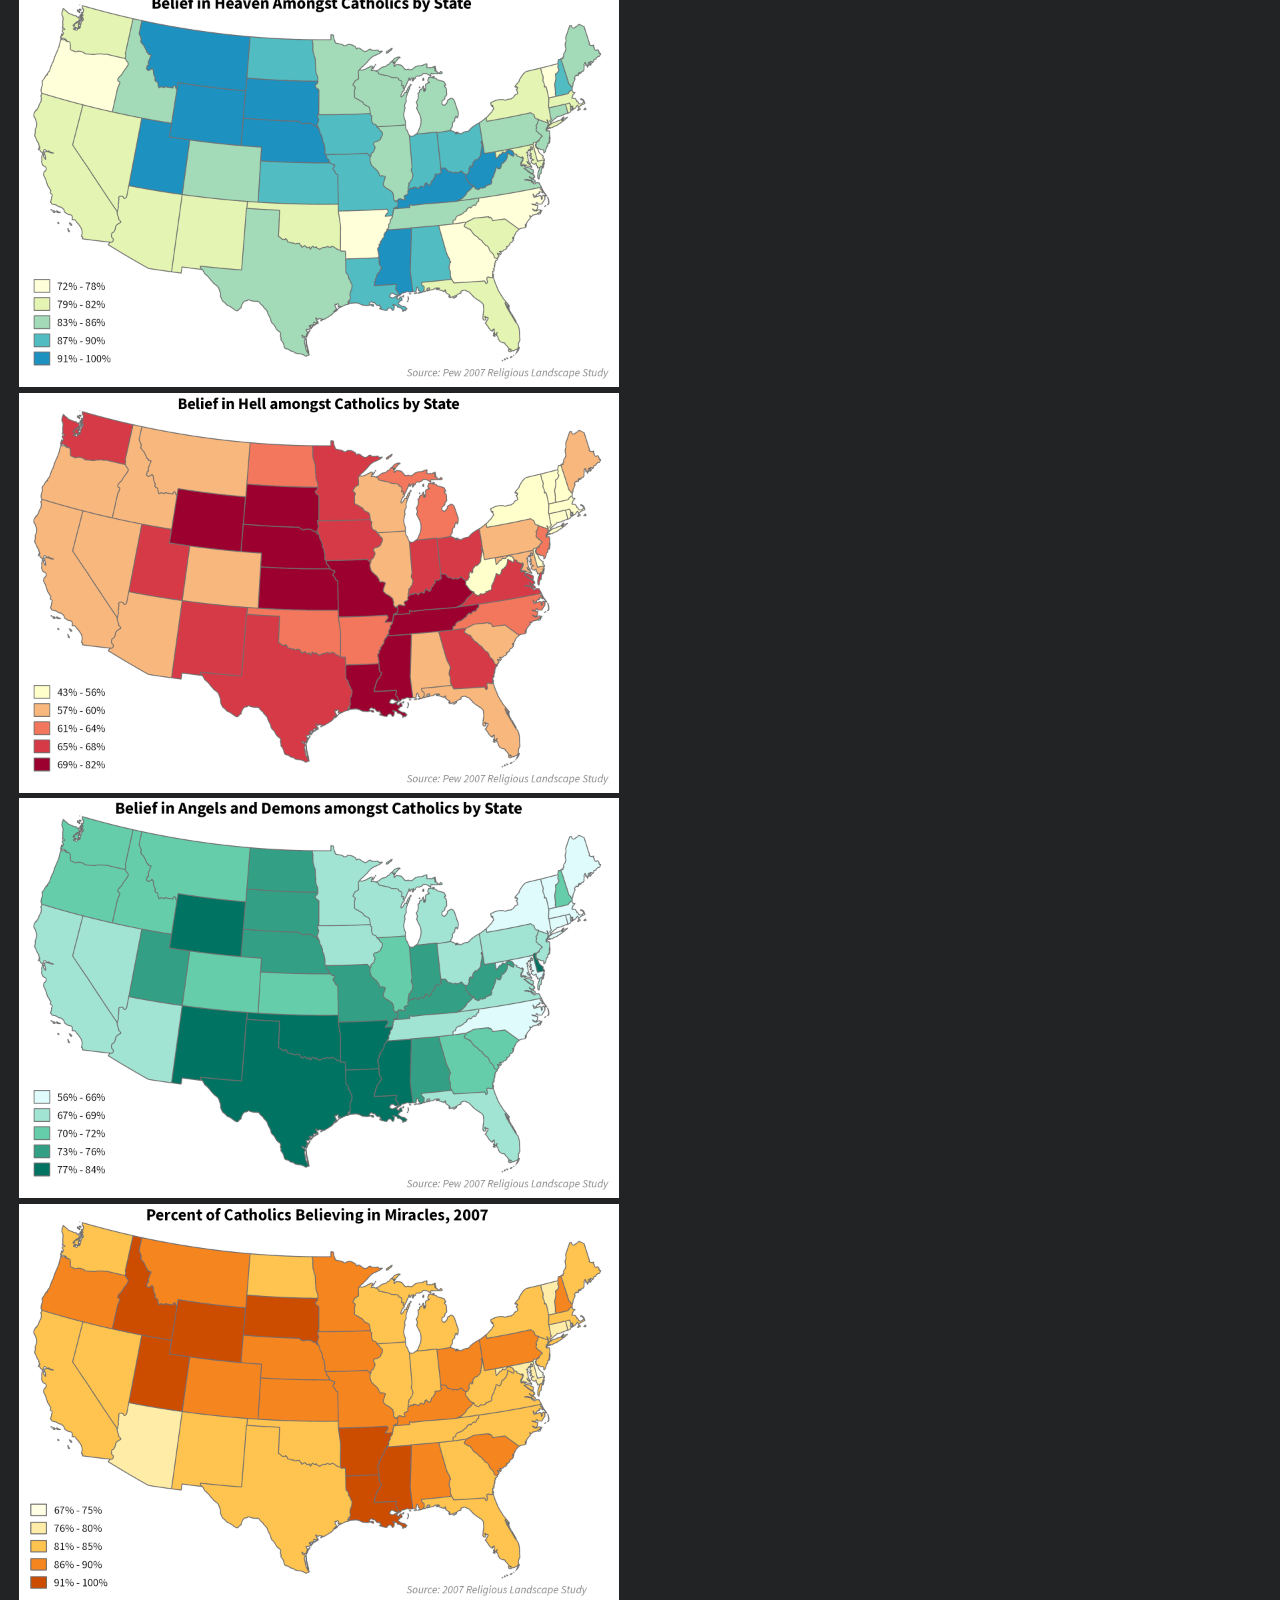
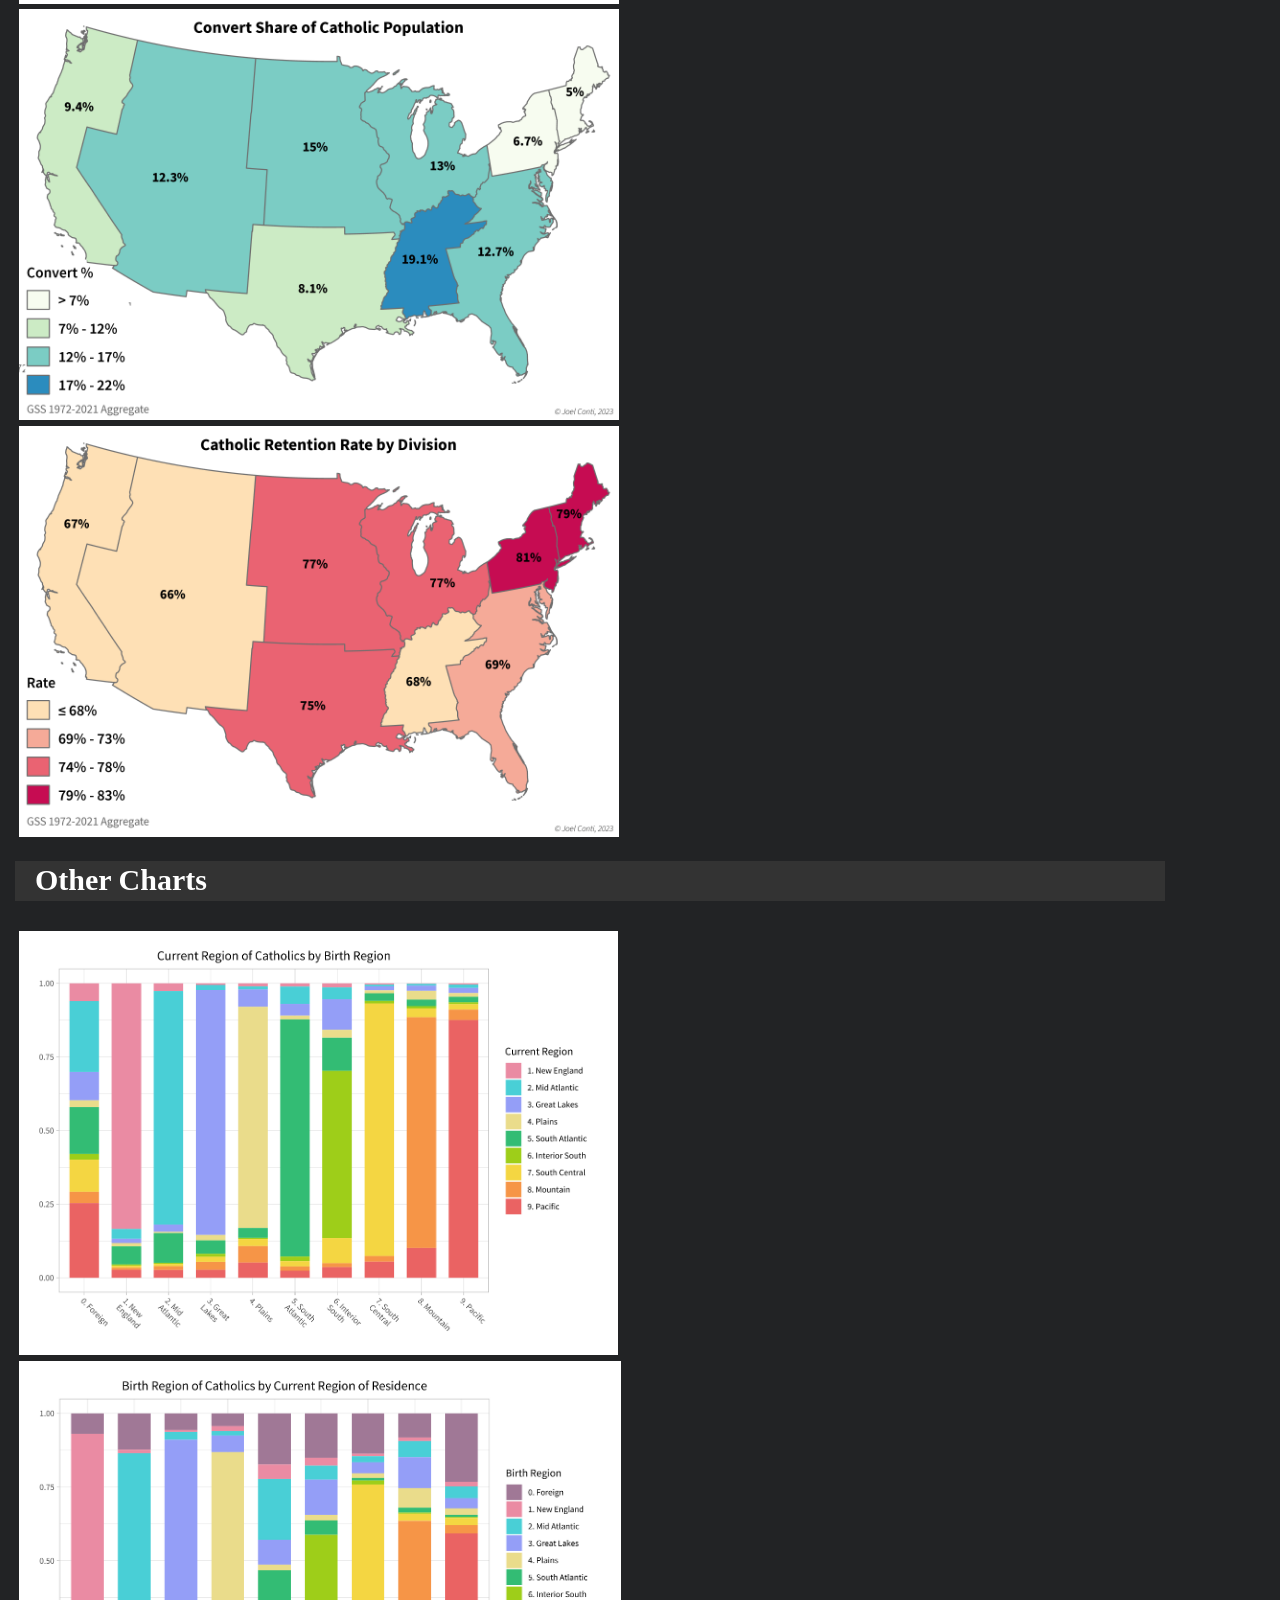
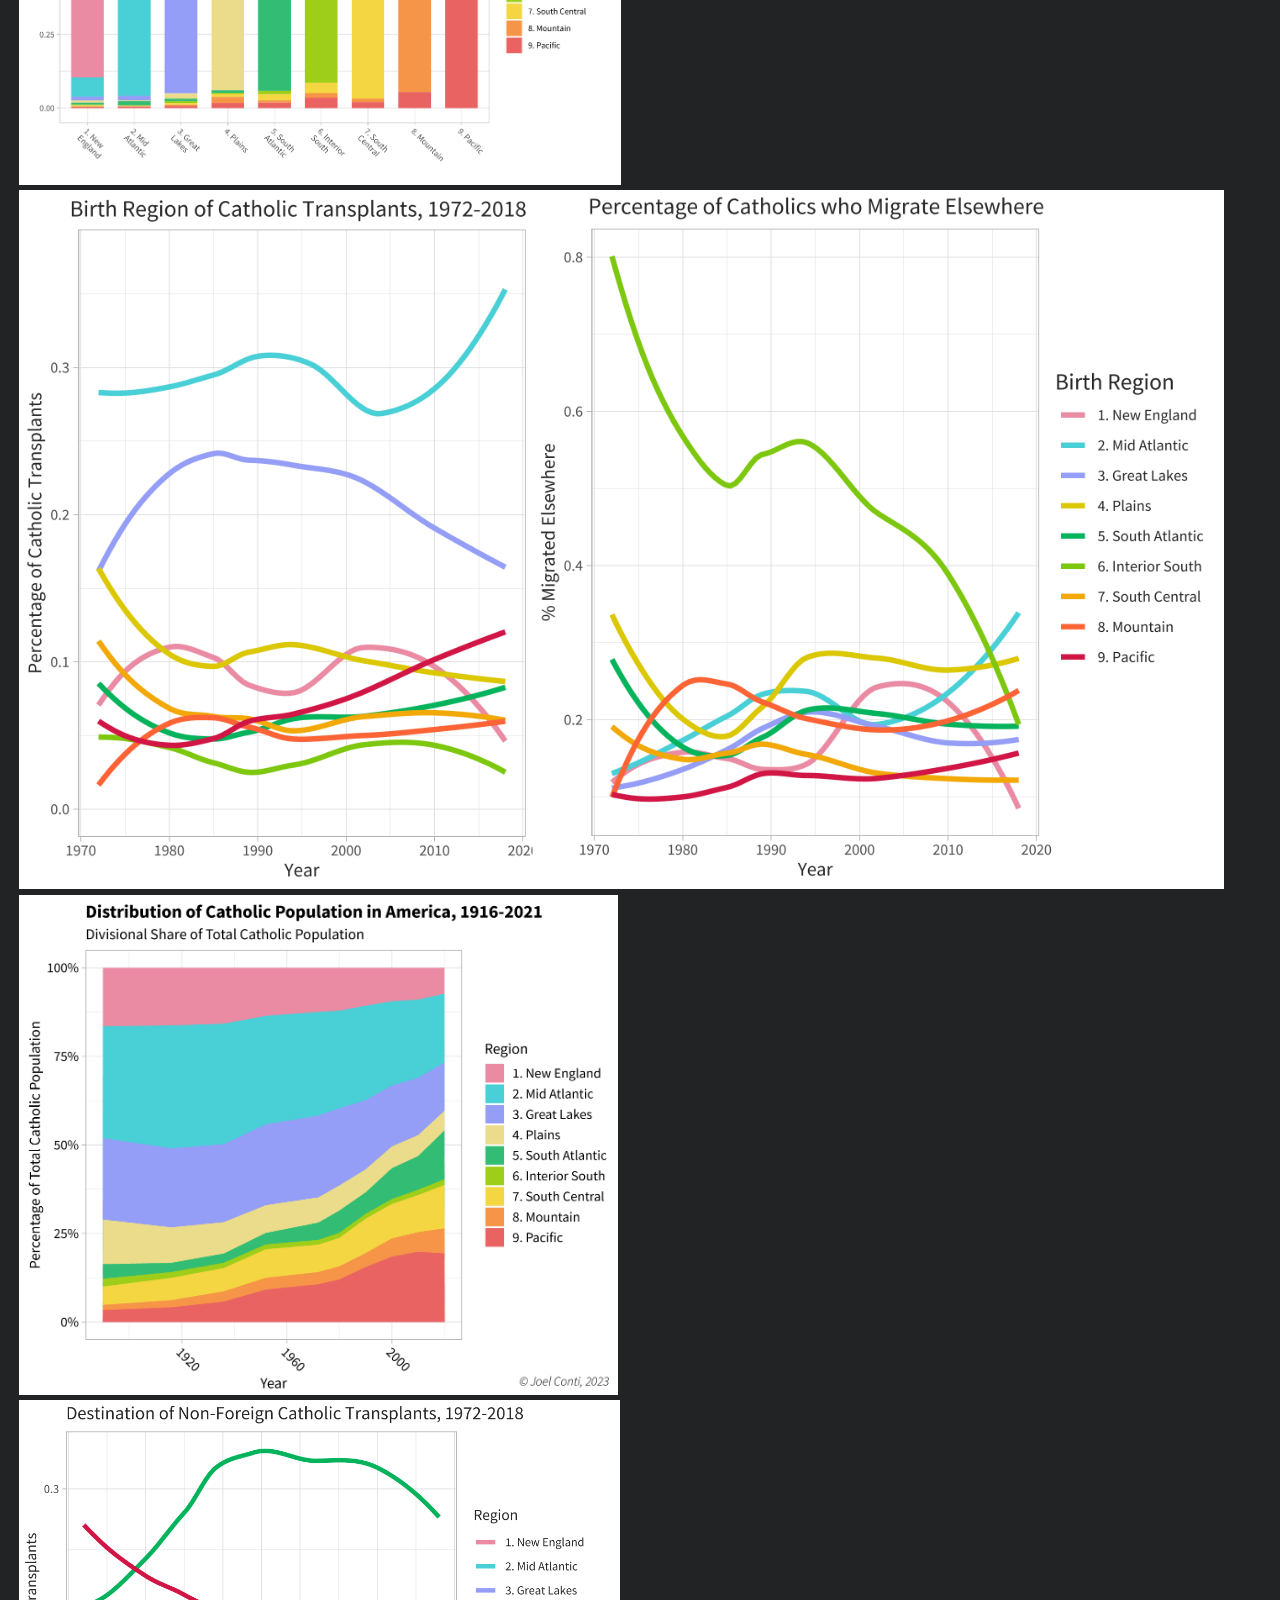
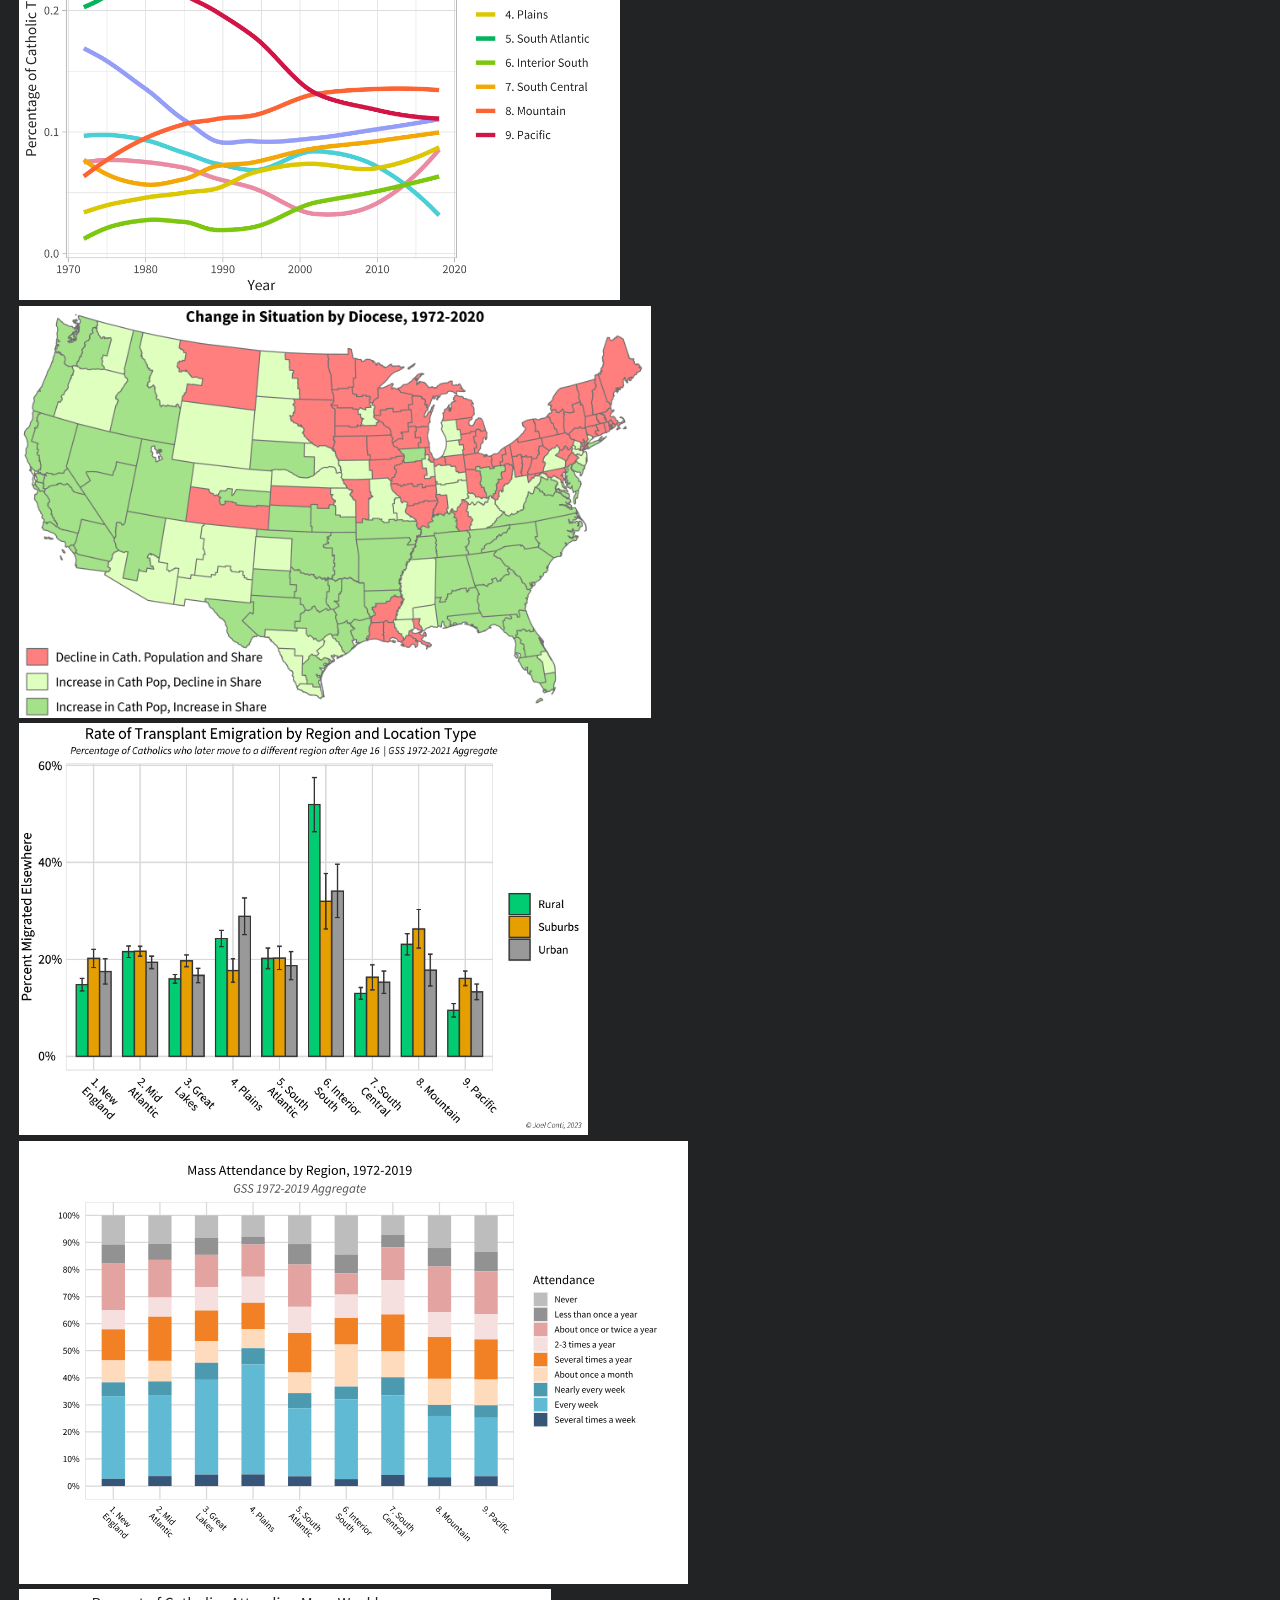
<file: catholic.html>
<!DOCTYPE html>
<html>
<head>
	<title>Joel Conti - Cartographic Projects</title>
	<link href="styles.css" rel="stylesheet" >
	<link href="https://fonts.googleapis.com/css?family=Oswald" rel="stylesheet">
	<link href="https://fonts.googleapis.com/css?family=Share+Tech+Mono&display=swap" rel="stylesheet"> 
	<link href="https://fonts.googleapis.com/css2?family=Source+Code+Pro&display=swap" rel="stylesheet"> 
	<link href="https://fonts.googleapis.com/css2?family=Roboto+Mono&display=swap" rel="stylesheet">
	<link href="https://fonts.googleapis.com/css2?family=Source+Serif+Pro" rel="stylesheet">
<style>
	body {
        font-family: 'Source Serif Pro', serif;
      }
</style>
</head>
<body>

<h2>Catholic Data Visualizations</h2>
<div style = "padding-right: 700px;	font-size: 16px; line-height: 1.25;">This page serves as a portfolio of data visualizations produced for my thesis, <br><i>"The Geographic Roots of Cultural and Liturgical Differences Amongst American Catholics"</i><br>produced in partial fulfilment of the requirements for my M.S. in Cartography. </div>
<br>
<div style = "padding-right: 800px;	font-size: 18px;"><b>Link to the thesis: <u><a href = "http://mars.gmu.edu/handle/1920/13342">Click Here</a></b></u></div>
<br>


<h5><b><a href = "https://hadaril.github.io">Click Here</a></b> to return to the main page.</h5>
<h3>Population Maps</h3>
<div class="PortfolioGallery2">
	<div class="row">
		<div class="column">
			<div class="image"><a target="_blank" href="maps/Catholic_1.png">
			<img src="maps/Catholic_1.png" alt="Catholicism" height="803">
			</a></div></div>
	</div>
	<div class="row">
		<div class="column">
			<div class="image"><a target="_blank" href="maps/Catholic_2.png">
			<img src="maps/Catholic_2.png" alt="Catholicism" height="803">
			</a></div></div>
	</div>
	</div>
	<div class="row">
		<div class="column">
			<div class="image"><a target="_blank" href="catholicism/PopChange.png">
			<img src="catholicism/PopChange.png" alt="Catholicism" height="424">
			</a></div></div>
		<div class="column">
			<div class="image"><a target="_blank" href="catholicism/SharePointChange.png">
			<img src="catholicism/SharePointChange.png" alt="Catholicism" height="424">
			</a></div></div>
	</div>
	<div class="row">
		<div class="column">
			<div class="image"><a target="_blank" href="catholicism/CathPop1972.png">
			<img src="catholicism/CathPop1972.png" alt="Catholicism" height="424">
			</a></div></div>
		<div class="column">
			<div class="image"><a target="_blank" href="catholicism/CathPop2020.png">
			<img src="catholicism/CathPop2020.png" alt="Catholicism" height="424">
			</a></div></div>
	</div>
	<div class="row">
		<div class="column">
			<div class="image"><a target="_blank" href="maps/ArlingtonDiocese.png">
			<img src="maps/ArlingtonDiocese.png" alt="Catholicism" height="803">
			</a></div></div>
</div>

<br>

<h3>Tables</h3>
<div class="PortfolioGallery2">
	<!--
		<div class="row">
			<div class="column">
				<div class="image"><a target="_blank" href="catholicism/Adherance_Table_2.png">
				<img src="catholicism/Adherance_Table_2.png" alt="Catholicism" height="569">
				</a></div></div>
		</div>
	//-->
	<div class="row">
		<div class="column">
			<div class="image"><a target="_blank" href="catholicism/Adherance_Table.png">
			<img src="catholicism/Adherance_Table.png" alt="Catholicism" height="567">
			</a></div></div>
	</div>
	<div class="row">
		<div class="column">
			<div class="image"><a target="_blank" href="catholicism/Attendance_Table.png">
			<img src="catholicism/Attendance_Table.png" alt="Catholicism" height="635">
			</a></div></div>
	</div>
</div>

<br>

<h3>Ethnicity Charts </h3>
<p>Data for these maps is sourced from the General Social Survey (GSS).

<div class = "PortfolioGallery2">
	<div class="row">
		<div class="column">
			<div class="image"><a target="_blank" href="catholicism/Ancestry_Total.png">
			<img src="catholicism/Ancestry_Total.png" alt="Catholicism" height="900">
			</a></div></div>
	</div>
	<div class="row">
		<div class="column">
			<div class="image"><a target="_blank" href="catholicism/Ancestry_Historic.png">
			<img src="catholicism/Ancestry_Historic.png" alt="Catholicism" height="471">
			</a></div></div>
		<div class="column">
			<div class="image"><a target="_blank" href="catholicism/Ancestry_Modern.png">
			<img src="catholicism/Ancestry_Modern.png" alt="Catholicism" height="471">
			</a></div></div>
	</div>
	<div class="row">
		<div class="column">
			<div class="image"><a target="_blank" href="catholicism/AncestryUrbanRural.png">
			<img src="catholicism/AncestryUrbanRural.png" alt="Catholicism" height="819">
			</a></div></div>
	</div>
	<div class="row">
		<div class="column">
			<div class="image"><a target="_blank" href="catholicism/Ancestry_Map.png">
			<img src="catholicism/Ancestry_Map.png" alt="Catholicism" height="852">
			</a></div></div>
	</div>

<br>
<h3>Engagement and Belief Maps </h3>

<div class = "PortfolioGallery2">

	<div class="row">
		<div class="column">
			<div class="image"><a target="_blank" href="catholicism/Heaven.png">
			<img src="catholicism/Heaven.png" alt="Catholicism" height="400">
			</a></div></div>
		<div class="column">
			<div class="image"><a target="_blank" href="catholicism/Hell.png">
			<img src="catholicism/Hell.png" alt="Catholicism" height="400">
			</a></div></div>
	</div>
	<div class="row">
		<div class="column">
			<div class="image"><a target="_blank" href="catholicism/Spirits.png">
			<img src="catholicism/Spirits.png" alt="Catholicism" height="400">
			</a></div></div>
		<div class="column">
			<div class="image"><a target="_blank" href="catholicism/Miracles.png">
			<img src="catholicism/Miracles.png" alt="Catholicism" height="400">
			</a></div></div>
	</div>
		<div class="row">
		<div class="column">
			<div class="image"><a target="_blank" href="catholicism/Convert.png">
			<img src="catholicism/Convert.png" alt="Catholicism" height="411">
			</a></div></div>
		<div class="column">
			<div class="image"><a target="_blank" href="catholicism/RetentionRate.png"> 	
			<img src="catholicism/RetentionRate.png" alt="Catholicism" height="411">
			</a></div></div>
	</div>

</div>

<br>

<h3>Other Charts</h3>

<div class = "PortfolioGallery2">
	<div class="row">
			<div class="column">
				<div class="image"><a target="_blank" href="catholicism/DestinationRegion.png">
				<img src="catholicism/DestinationRegion.png" alt="Catholicism" height="424">
				</a></div></div>
			<div class="column">
				<div class="image"><a target="_blank" href="catholicism/OriginRegion.png">
				<img src="catholicism/OriginRegion.png" alt="Catholicism" height="424">
				</a></div></div>
	</div>
	<div class="row">
		<div class="column">
			<div class="image"><a target="_blank" href="catholicism/AbandonCombined.png">
			<img src="catholicism/AbandonCombined.png" alt="Catholicism" height="699">
			</a></div></div>
		</div>
	<div class="row">
			<div class="column">
				<div class="image"><a target="_blank" href="catholicism/DivisionalShare.png">
				<img src="catholicism/DivisionalShare.png" alt="Catholicism" height="500">
				</a></div></div>
			<div class="column">
				<div class="image"><a target="_blank" href="catholicism/DestinationYearly.png">
				<img src="catholicism/DestinationYearly.png" alt="Catholicism" height="500">
				</a></div></div>
	</div>
	<div class="row">
			<div class="column">
				<div class="image"><a target="_blank" href="catholicism/DioceseSituation.png">
				<img src="catholicism/DioceseSituation.png" alt="Catholicism" height="412">
				</a></div></div>
			<div class="column">
				<div class="image"><a target="_blank" href="catholicism/AbandonLocation.png">
				<img src="catholicism/AbandonLocation.png" alt="Catholicism" height="412">
				</a></div></div>
		</div>
	<div class="row">
			<div class="column">
				<div class="image"><a target="_blank" href="catholicism/AttendRegion.svg">
				<img src="catholicism/AttendRegion.svg" alt="Catholicism" height="443">
				</a></div></div>
			<div class="column">
				<div class="image"><a target="_blank" href="catholicism/AttendWeeklyYearly.svg">
				<img src="catholicism/AttendWeeklyYearly.svg" alt="Catholicism" height="443">
				</a></div></div>
			</div>

</div>

<br>
<br>
<br>
<br>
<div style = "padding-right: 800px;	font-size: 12px;">Copyright 2023 Joel Conti; All Rights Reserved</div>











</body>
</html>
</file>
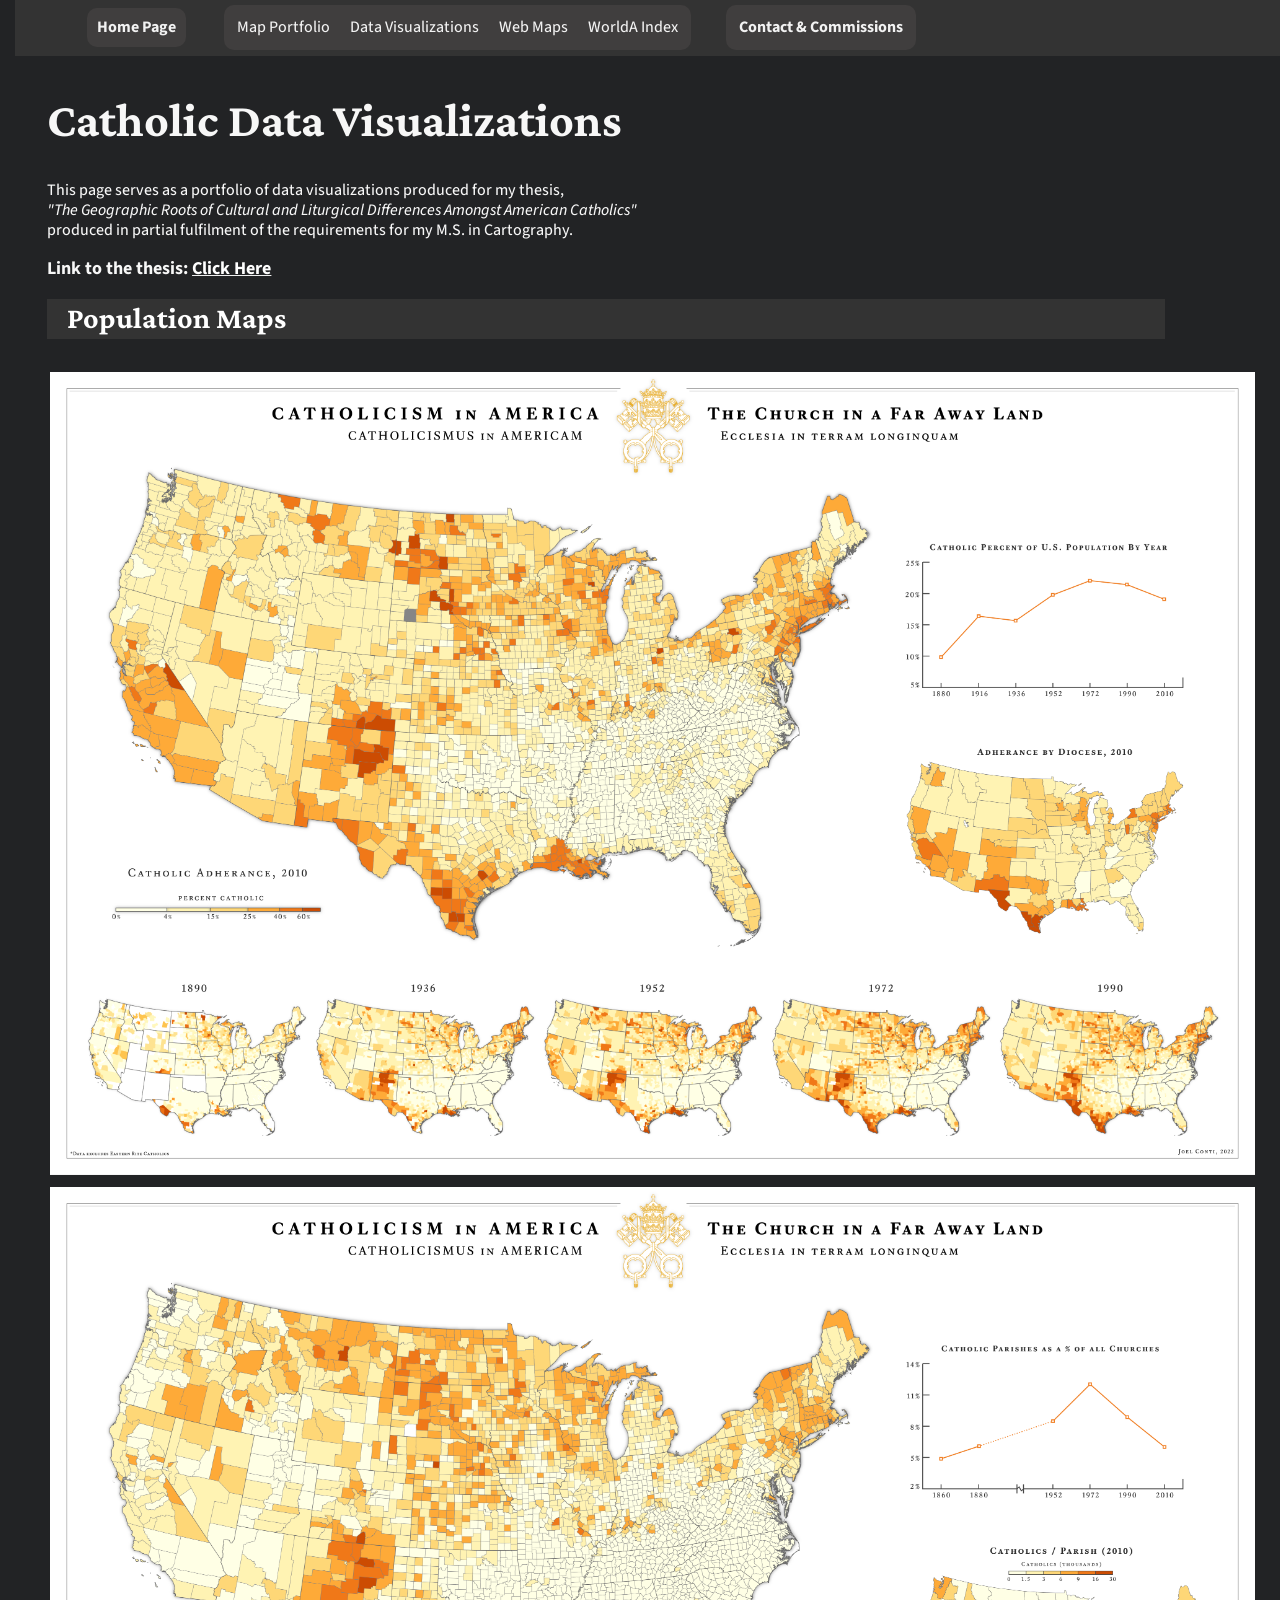
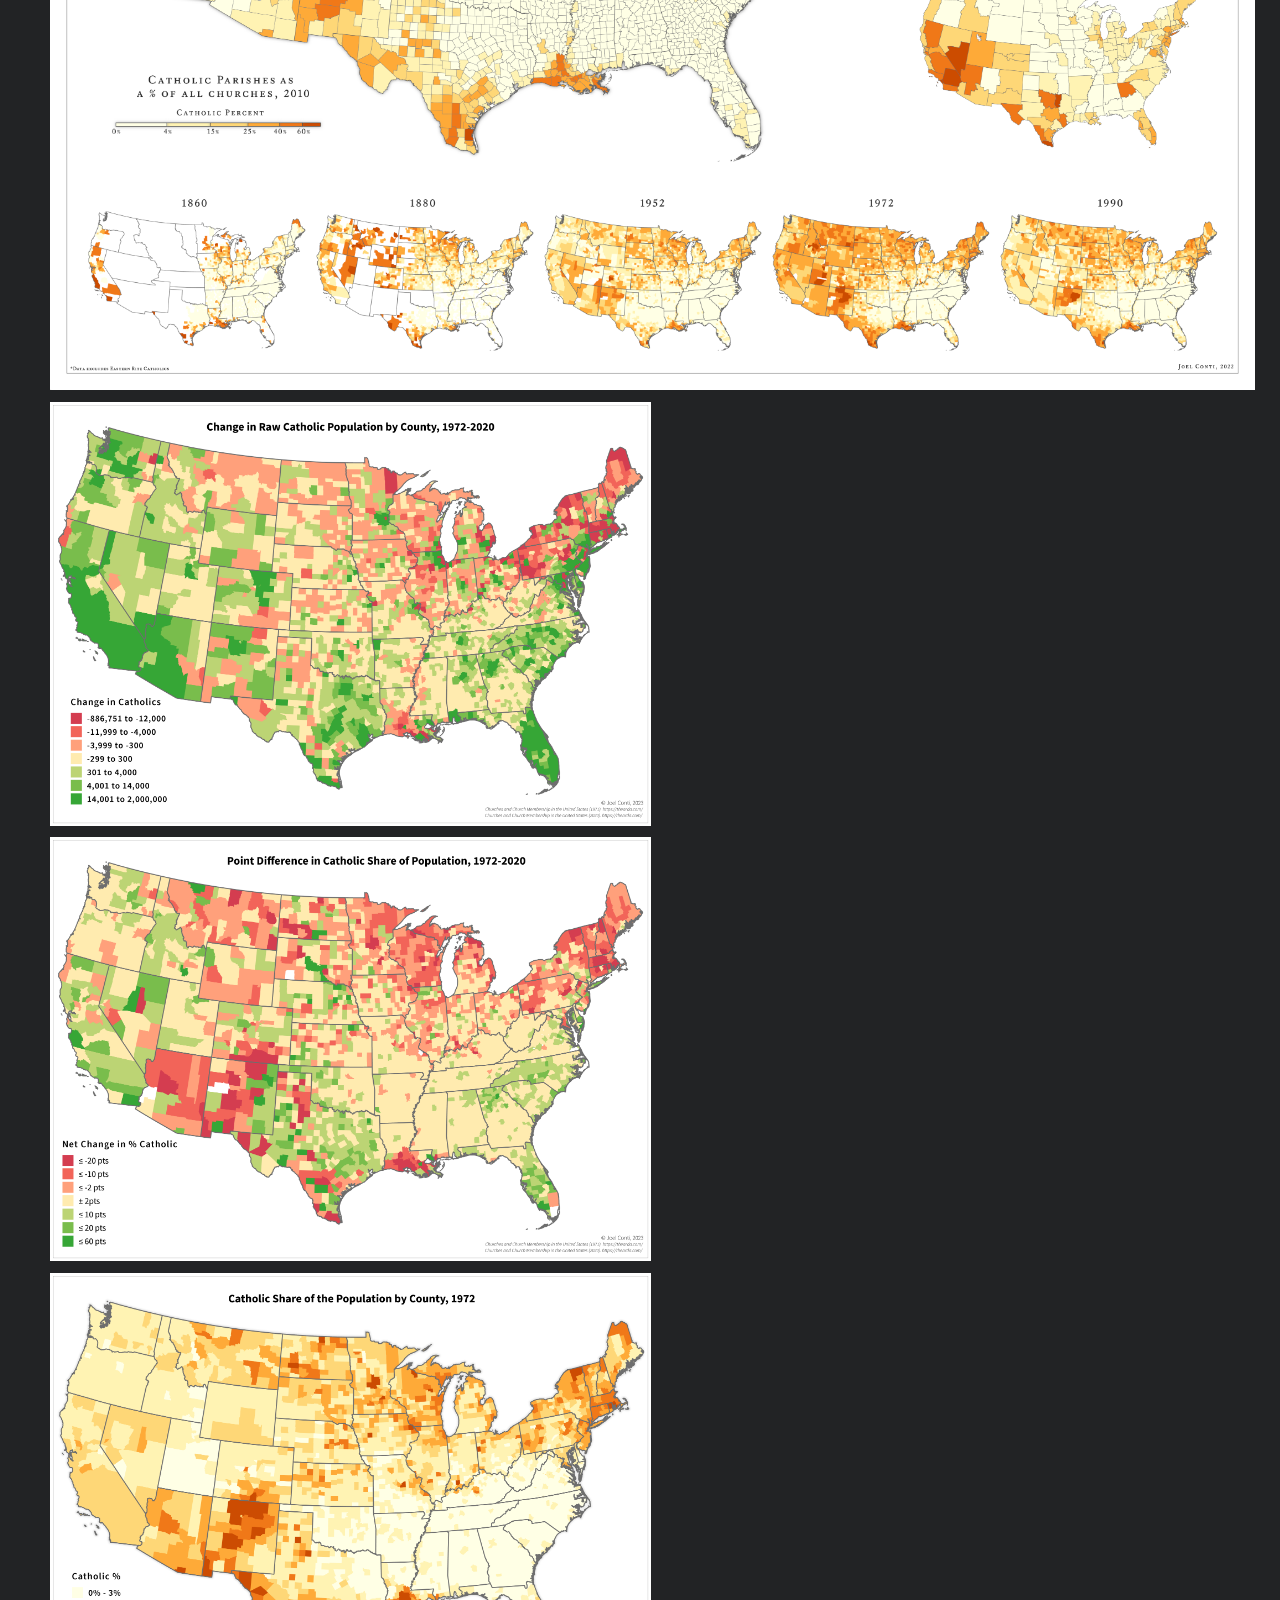
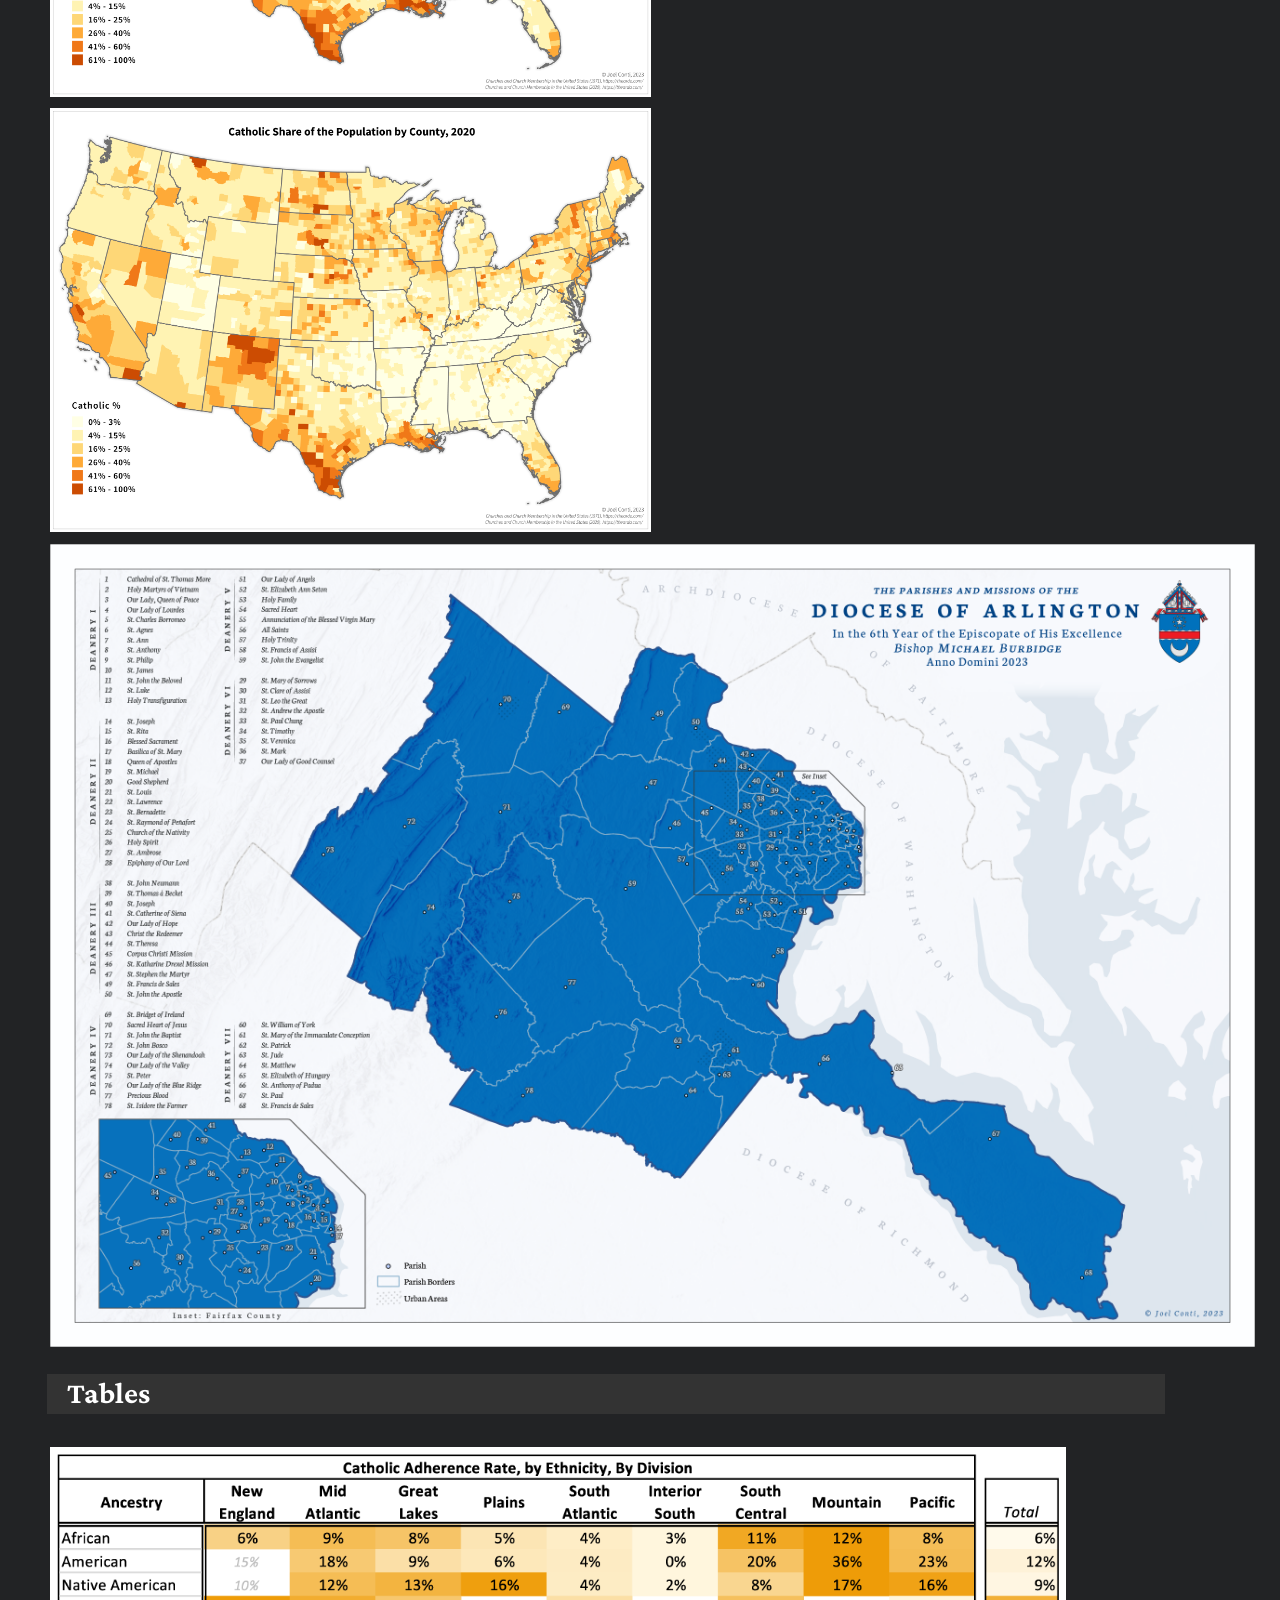
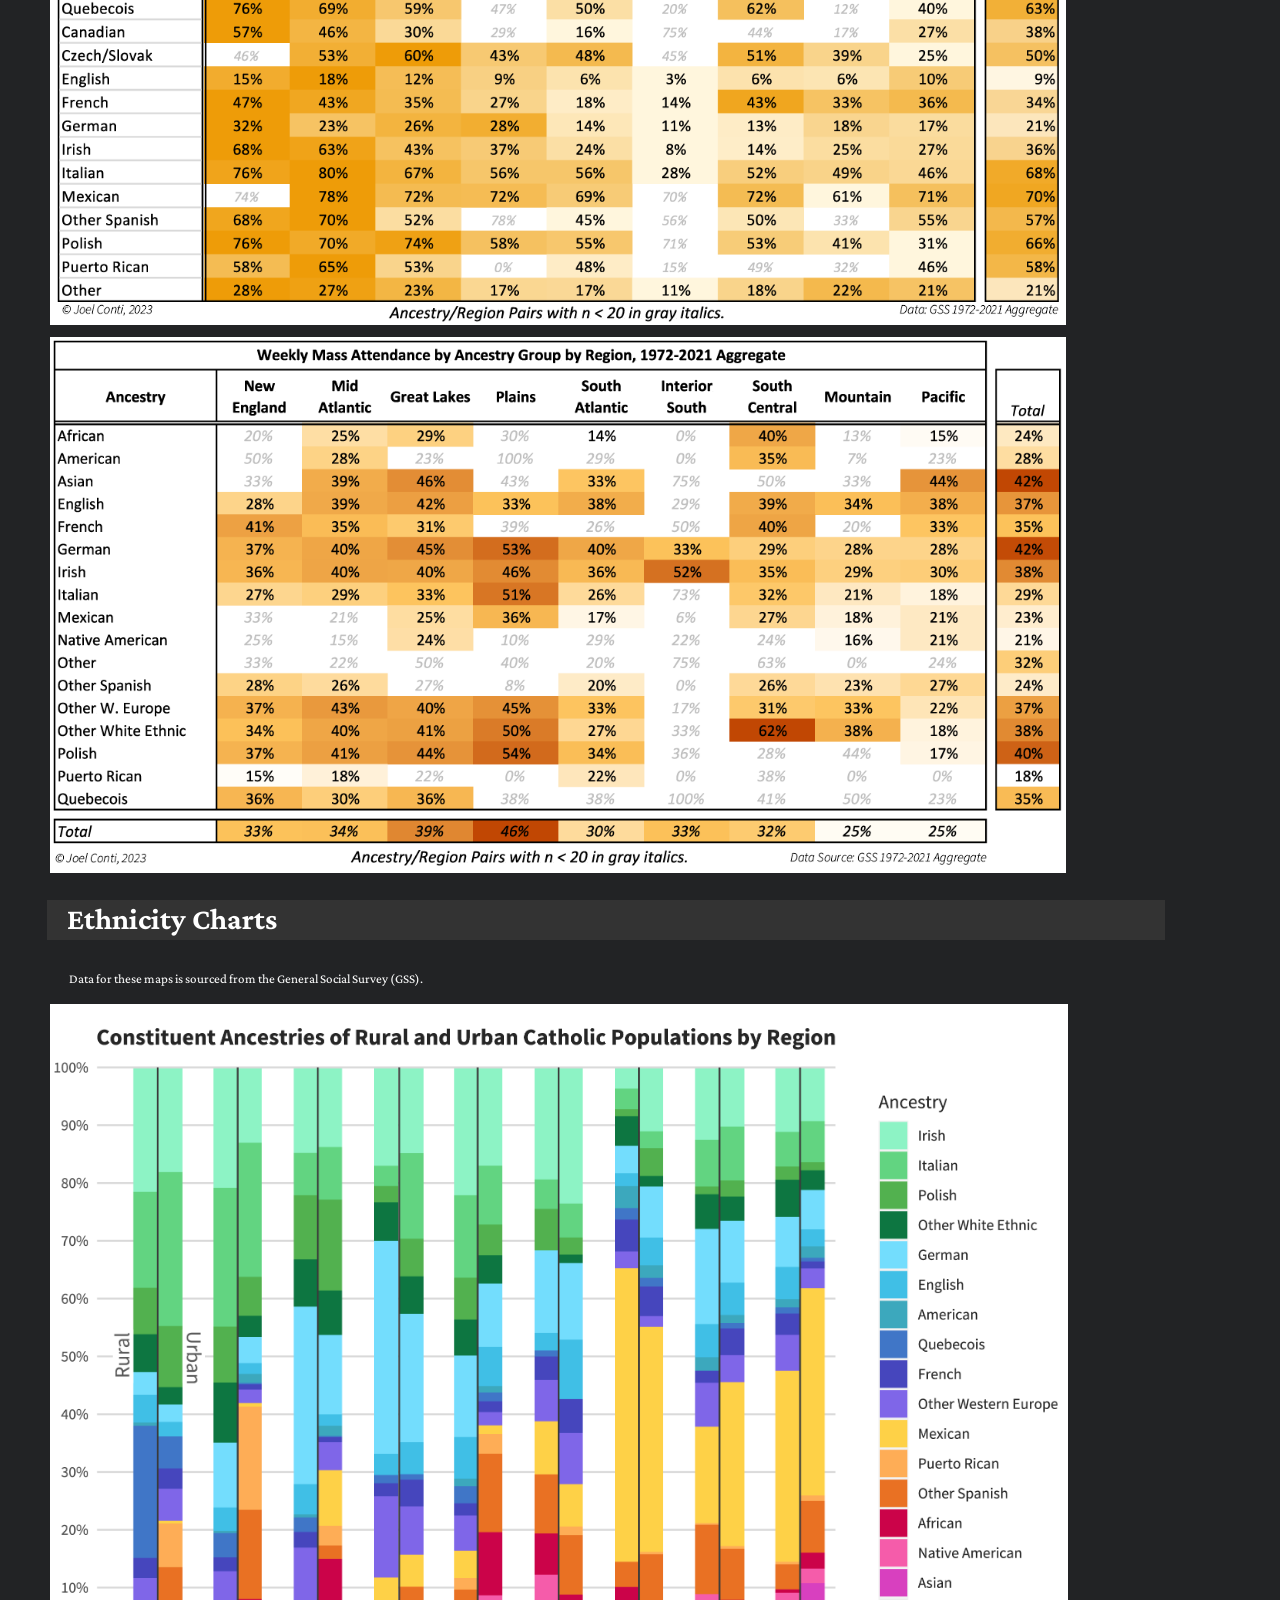
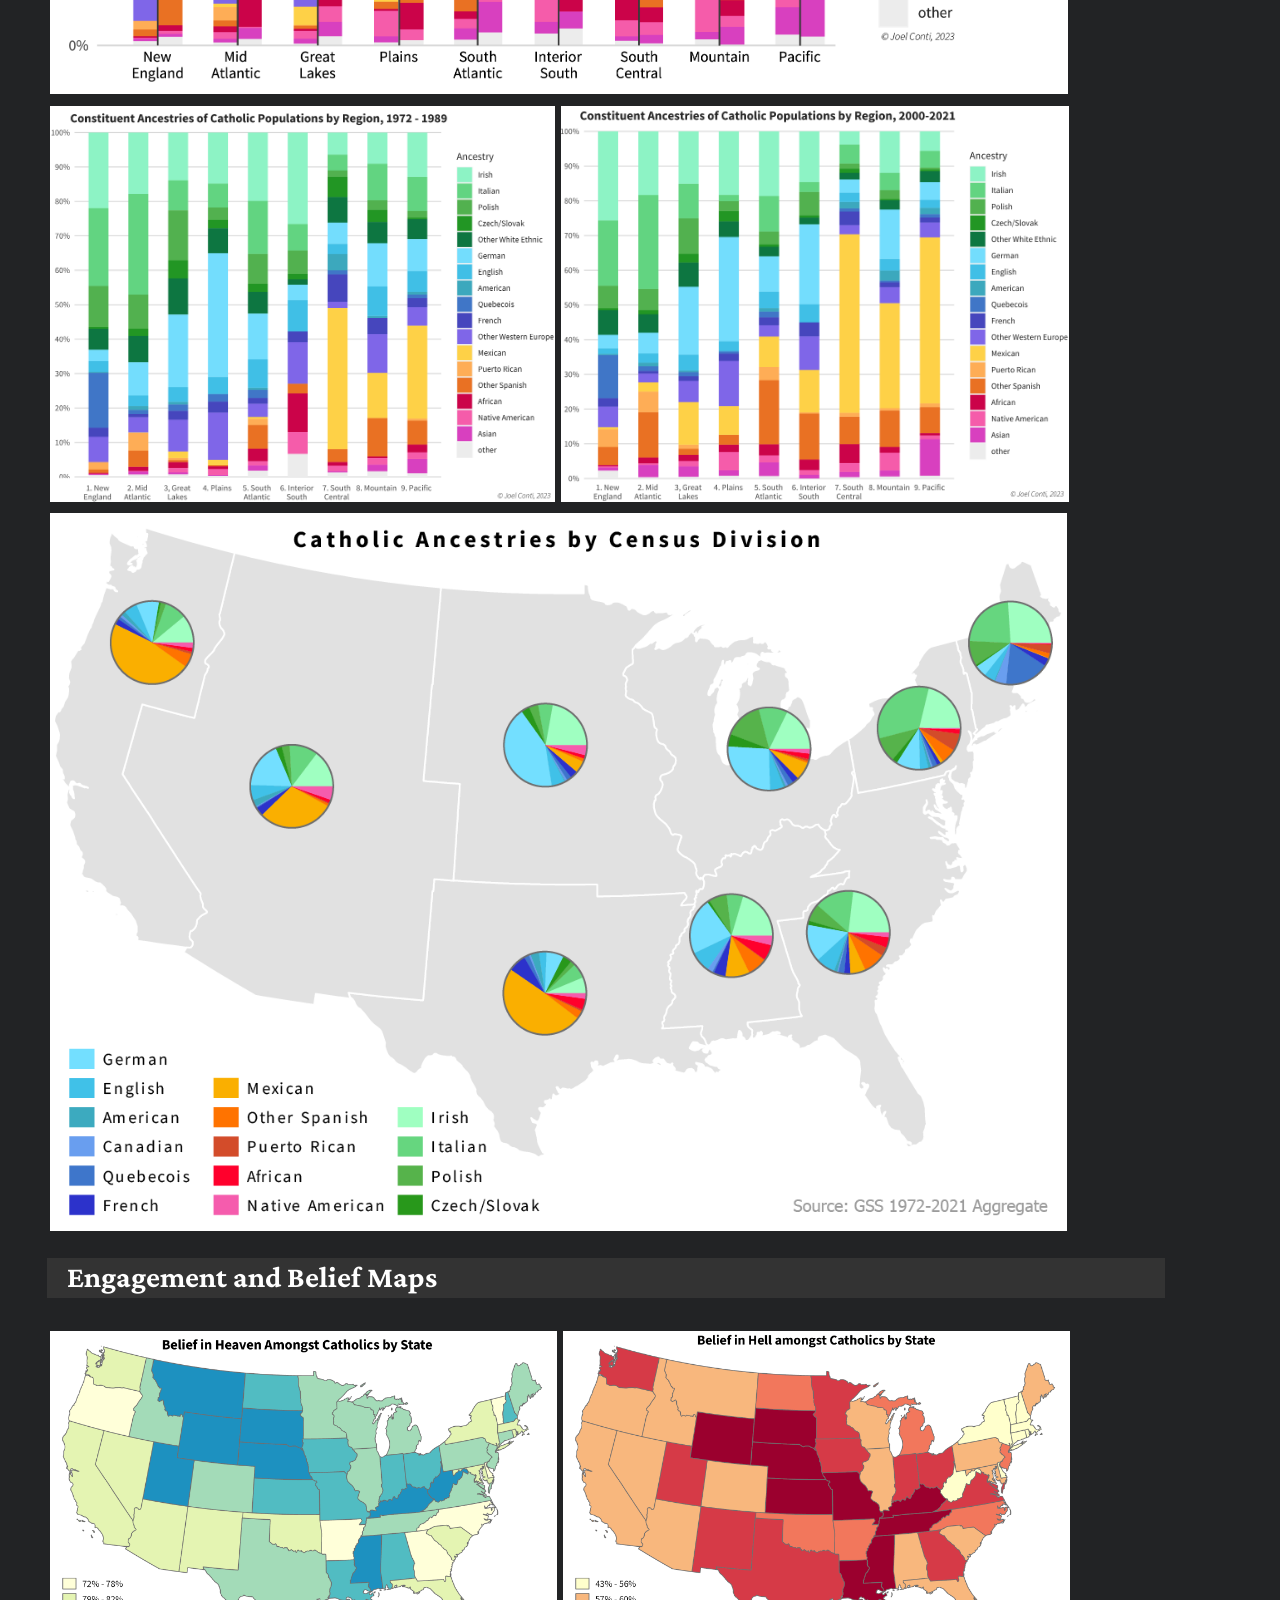
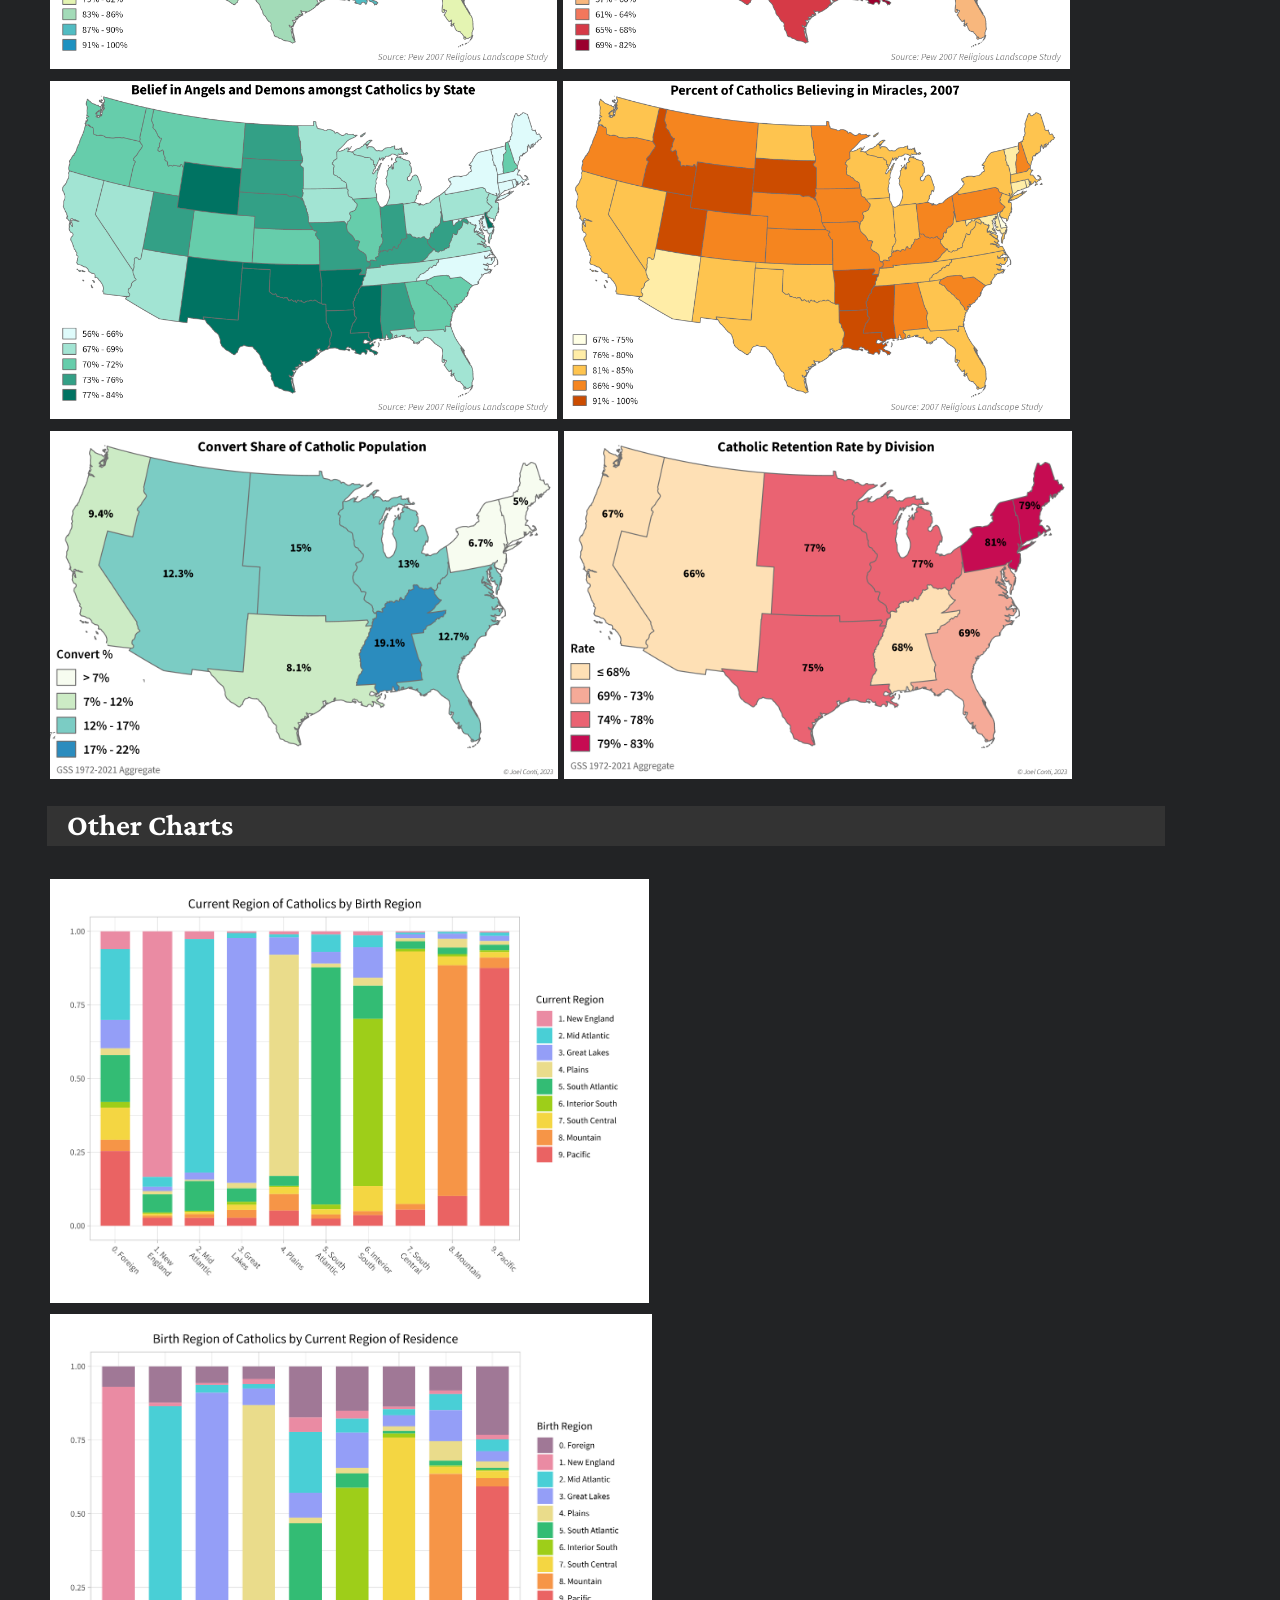
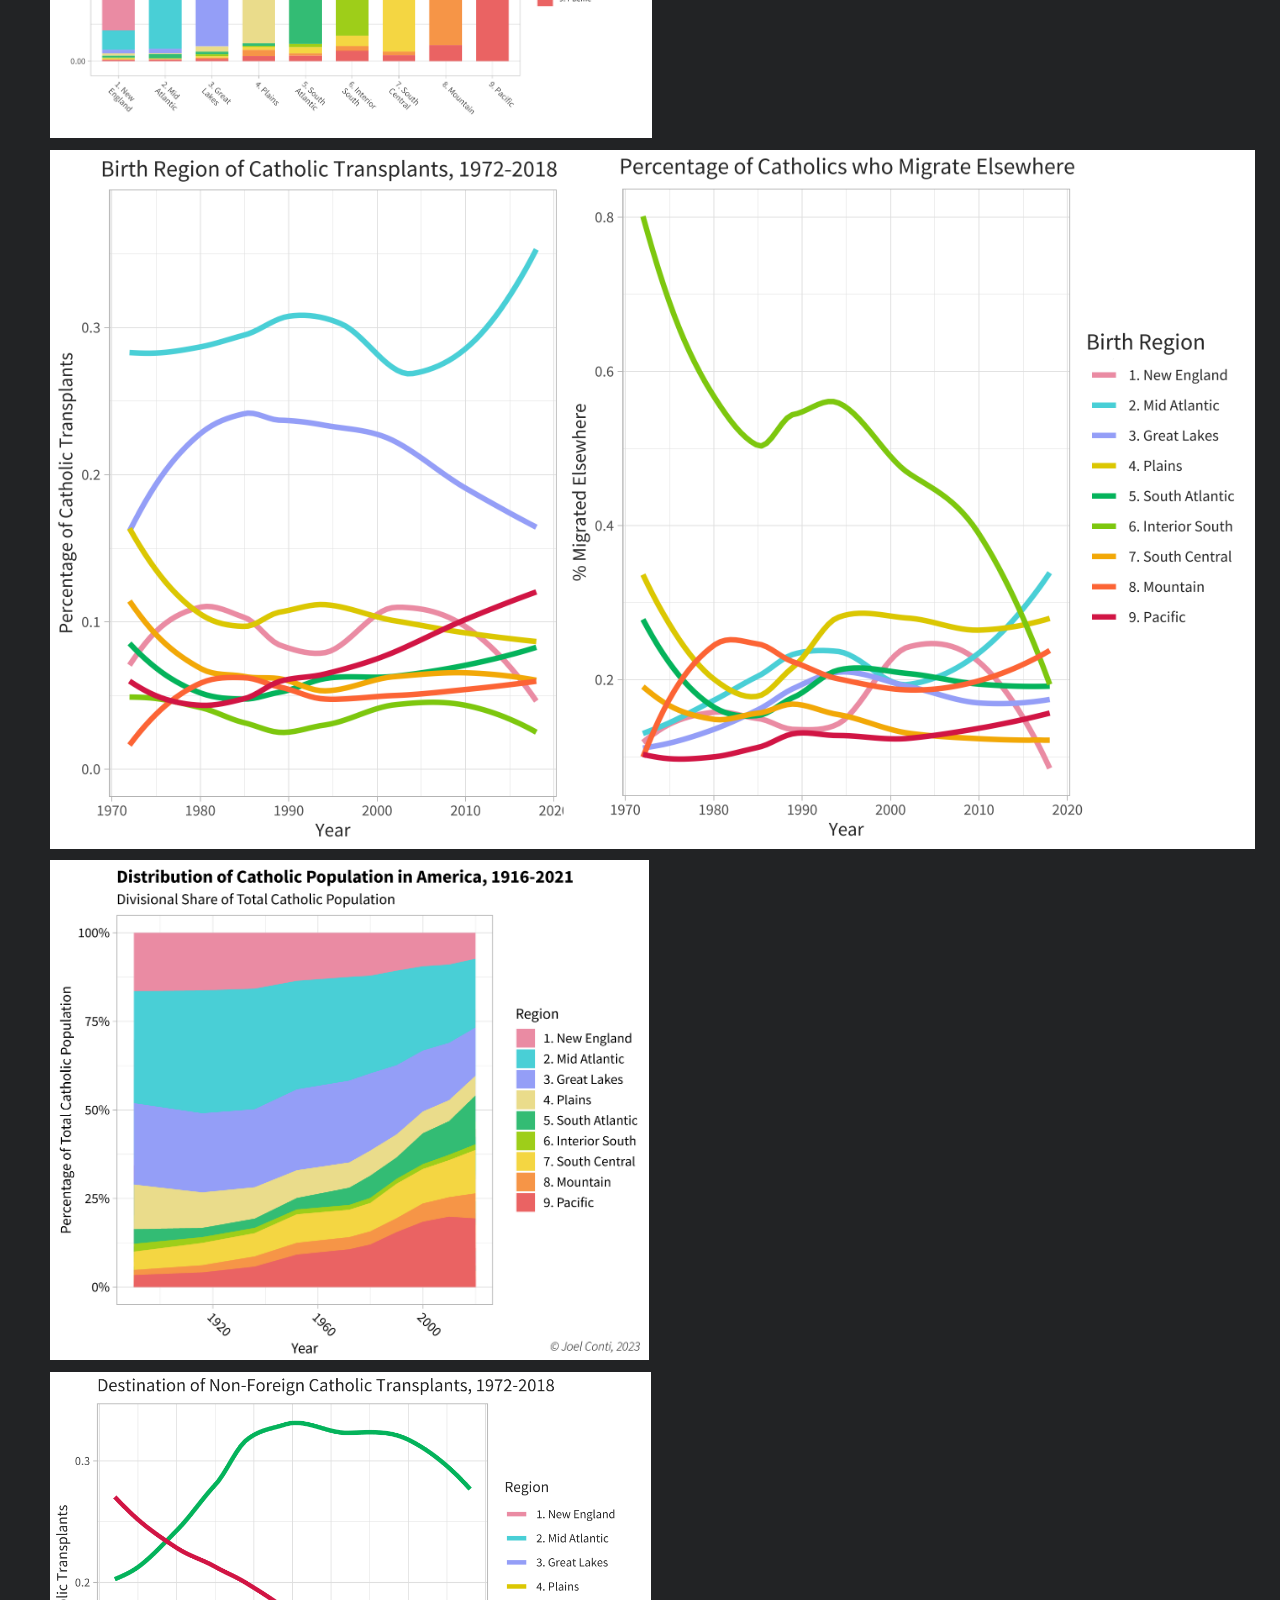
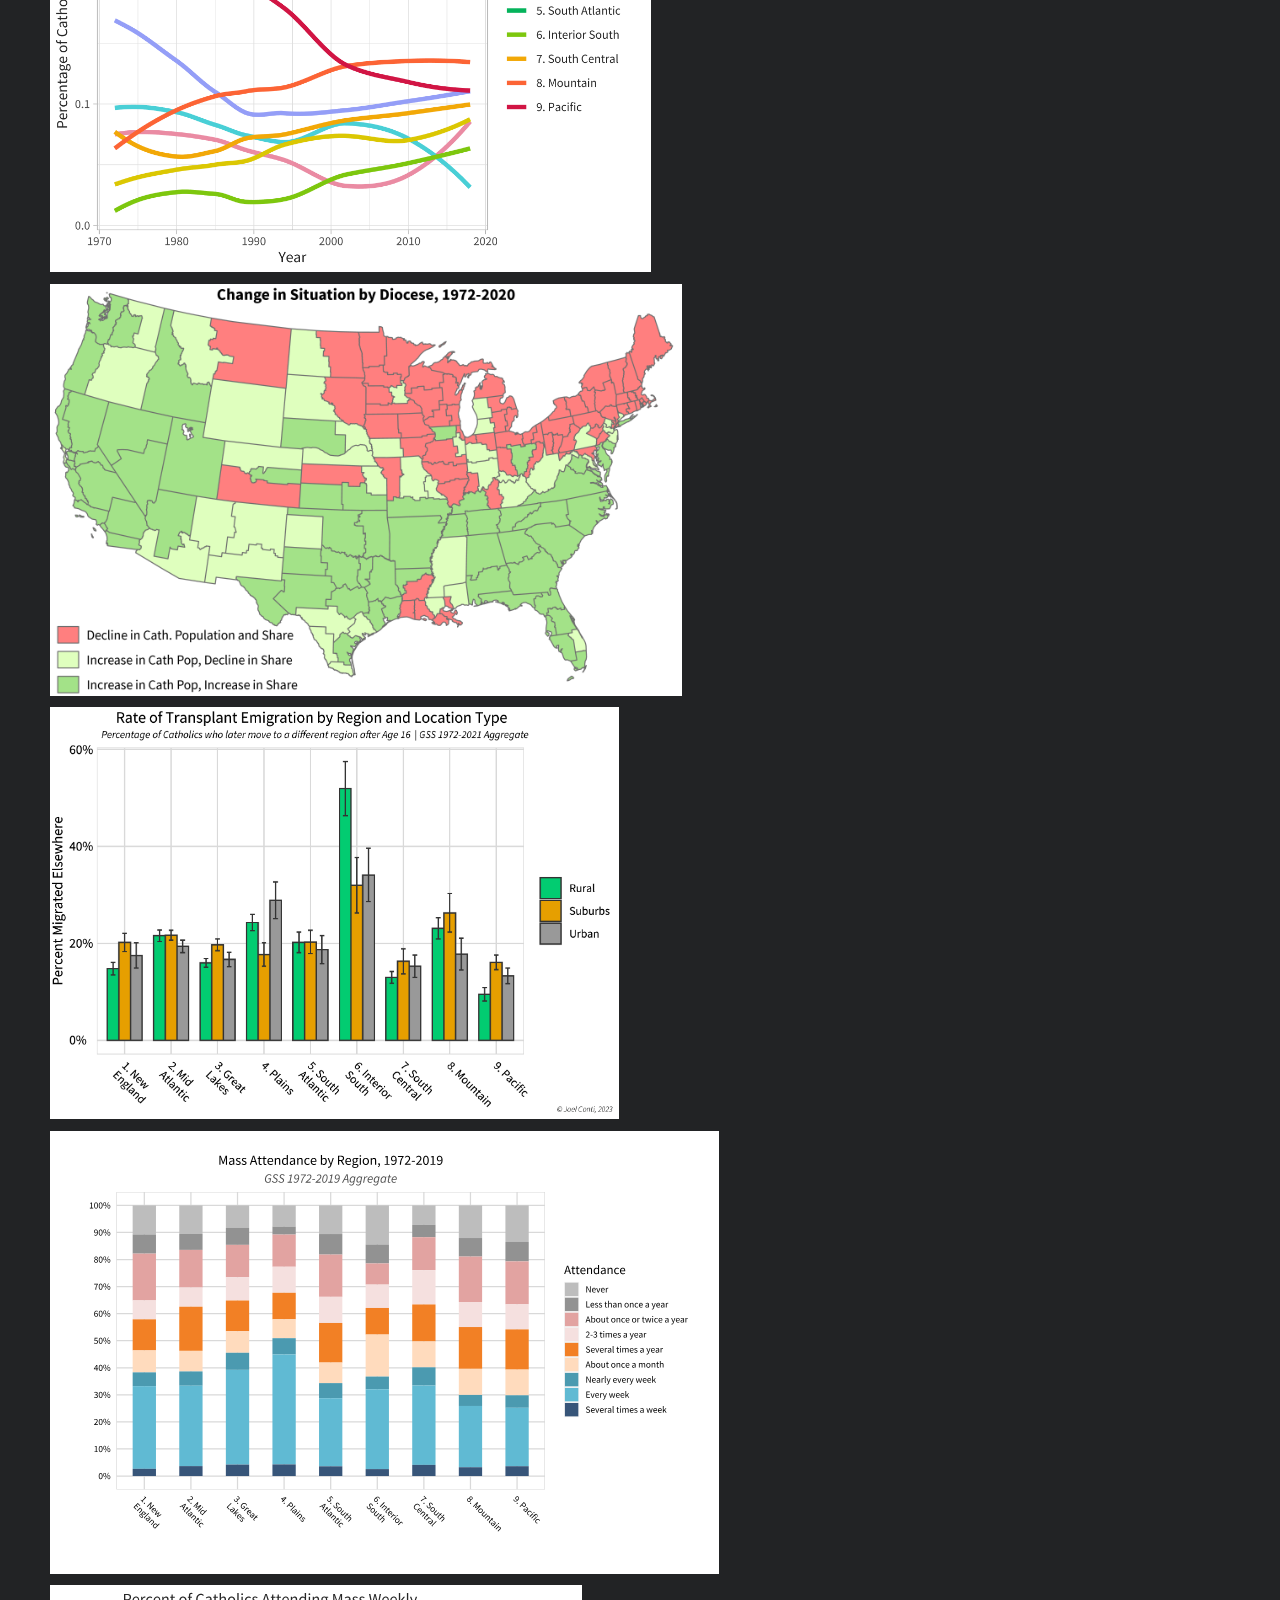
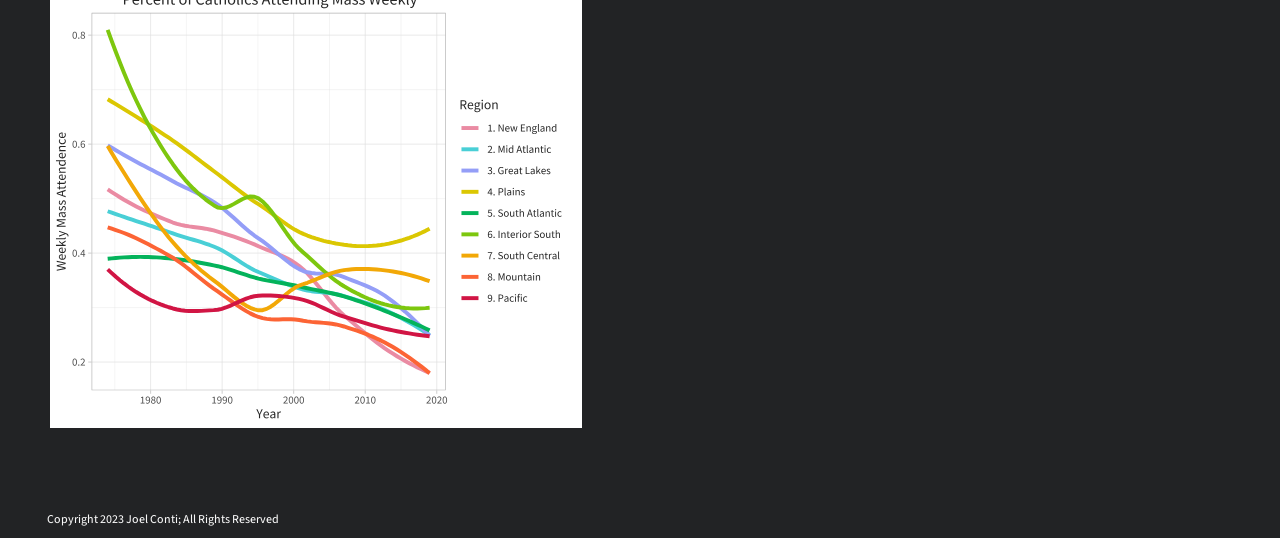
<file: DataViz.html>
<!DOCTYPE html>
<html>
<head>

	<title>Cartography Portfolio - Joel Conti</title>
	<link href="styles.css" rel="stylesheet" >
	<link href="https://fonts.googleapis.com/css?family=Oswald" rel="stylesheet">
	<link href="https://fonts.googleapis.com/css?family=Share+Tech+Mono&display=swap" rel="stylesheet"> 
	<link href="https://fonts.googleapis.com/css2?family=Source+Code+Pro&display=swap" rel="stylesheet"> 
	<link href="https://fonts.googleapis.com/css2?family=Roboto+Mono&display=swap" rel="stylesheet">
	<link href="https://fonts.googleapis.com/css2?family=Source+Serif+Pro" rel="stylesheet">
	<link href="https://fonts.googleapis.com/css2?family=Crimson+Text&display=swap" rel="stylesheet">
	<link href="https://fonts.googleapis.com/css2?family=Crimson+Pro&display=swap" rel="stylesheet">
	<link href="https://fonts.googleapis.com/css2?family=Noto+Serif&display=swap" rel="stylesheet">
	<link href="https://fonts.googleapis.com/css2?family=Source+Sans+Pro&display=swap" rel="stylesheet"> 

<style>
		body {
	   		 font-family: "source sans pro";
	   		 line-height: 18.5px;
			   }
	.navbar {
		  overflow: hidden;
		  background-color: #333;
		  position: fixed; /* Set the navbar to fixed position */
		  top: 0; /* Position the navbar at the top of the page */
		  width: 100%; /* Full width */
		  		  line-height: 18.5px;
		  font-size: 16px;
		  font-weight: 450;
		  justify-content: center;
		  padding-left: 5%;
		  
		
		}

		/* Links inside the navbar */
	.navbar a {
		  float: left;
		  /* display: block; */
		  color: #f2f2f2;
		  text-align: center;
		  padding: 10px;
		  text-decoration: none;
		  line-height: 18.5px;
		  font-size: 16px;
		  font-weight: 450;

		}


		/* Change background on mouse-over */
	.navbar a:hover {
		  background: #ddd;
		  color: black;
		  border-radius: 5px;
	}

	.main {
			  
		font-family: "source sans pro";

		text-align: justify;
		text-justify: inter-word;
	  	background: #222325;
		color: #f7f7f7;
		font-size: 13px;
		font-style: normal;
		font-weight: 450;
		line-height: 18.5714px;
		margin-top: 100px;
		margin-left: 350px;
		padding-left: 1.5%;
		/*border-left: 7px solid #9195a1;*/

	}

	.sidenav {
	  width: 300px;
	  position: fixed;
	  z-index: 1;
	  left: 10px;
	  overflow-x: hidden;		
	  margin-left: 2.5%;
	}

	.sidenav a {
	  padding-left: 10px;
	  padding-bottom: 10px;
	  line-height: 	12px;
	  text-decoration: none;
	  font-size: 16px;
	  color: #f7f7f7;
	  display: block;
	}
	.sidenav p {
		padding-bottom: 5px;
		font-weight	: 600;
		margin: 0px;
		margin-bottom: 10px;
	}
	.sidenav a:hover {
	  color: #064579;
	}

	.TopText {
		padding-right: 30%;	font-size: 16px; line-height: 1.25;
	}

  @media screen and (max-width: 1280px) {
		body {margin-left: 0px; padding-left: 15px;}
		.main { margin-left: 15px; }
		.navbar { font-size: 18px }
	}

	.column {
		padding: 3px;
	}

</style>
</head>
<body>

<div class="navbar">
 	<div class="row">
	<div class="column">
		<a href="https://hadaril.github.io/" style="background-color: #403e3e; margin: 5px; border-radius: 10px;"><b>Home Page</b></a></div>
	<div class="column" style="background-color: #403e3e; margin: 5px; border-radius: 10px; margin-left: 30px">
  		<a href="https://hadaril.github.io/Portfolio" style="float: left">Map Portfolio</a>
  		<a href="https://hadaril.github.io/DataViz" style="float: left">Data Visualizations</a>
  		<a href="https://hadaril.github.io/WebMaps" style="float: left">Web Maps</a>
	  	<a href="https://hadaril.github.io/WorldaIndex" style="float: left">WorldA Index</a></div>
  	<div class="column" style="background-color: #403e3e; margin: 5px; border-radius: 10px; margin-left: 30px">
  		<a href="https://hadaril.github.io/Contact"><b>Contact & Commissions</b></a></div>
</div>
</div>


<div class ="sidenav">
<p style="font-style: bold; font-size: 18px">Navigation</p>
  <a href="#PopMaps">Population Maps</a>
  <a href="#Tables">Tables</a>
  <a href="#EthnicCharts">Demographics & Ancestry</a>
  <a href="#EngageMaps">Engagement & Beliefs</a>
  <a href="#OtherCharts">Other Charts</a>
</div>

<div class="main">

<h2>Catholic Data Visualizations</h2>
<div class="TopText">This page serves as a portfolio of data visualizations produced for my thesis, <br><i>"The Geographic Roots of Cultural and Liturgical Differences Amongst American Catholics"</i><br>produced in partial fulfilment of the requirements for my M.S. in Cartography. </div>
<br>
<div class="TopText" style = "font-size: 18px;"><b>Link to the thesis: <u><a href = "http://mars.gmu.edu/handle/1920/13342">Click Here</a></b></u></div>
<br>


<h3 id="PopMaps">Population Maps</h3>
<div class="PortfolioGallery2">
	<div class="row">
		<div class="column">
			<div class="image"><a target="_blank" href="maps/Catholic_1.png">
			<img src="maps/Catholic_1.png" alt="Catholicism" height="803">
			</a></div></div>
	</div>
	<div class="row">
		<div class="column">
			<div class="image"><a target="_blank" href="maps/Catholic_2.png">
			<img src="maps/Catholic_2.png" alt="Catholicism" height="803">
			</a></div></div>
	</div>
	</div>
	<div class="row">
		<div class="column">
			<div class="image"><a target="_blank" href="catholicism/PopChange.png">
			<img src="catholicism/PopChange.png" alt="Catholicism" height="424">
			</a></div></div>
		<div class="column">
			<div class="image"><a target="_blank" href="catholicism/SharePointChange.png">
			<img src="catholicism/SharePointChange.png" alt="Catholicism" height="424">
			</a></div></div>
	</div>
	<div class="row">
		<div class="column">
			<div class="image"><a target="_blank" href="catholicism/CathPop1972.png">
			<img src="catholicism/CathPop1972.png" alt="Catholicism" height="424">
			</a></div></div>
		<div class="column">
			<div class="image"><a target="_blank" href="catholicism/CathPop2020.png">
			<img src="catholicism/CathPop2020.png" alt="Catholicism" height="424">
			</a></div></div>
	</div>
	<div class="row">
		<div class="column">
			<div class="image"><a target="_blank" href="maps/ArlingtonDiocese.png">
			<img src="maps/ArlingtonDiocese.png" alt="Catholicism" height="803">
			</a></div></div>
</div>

<br>

<h3 id="Tables">Tables</h3>
<div class="PortfolioGallery2">
	<!--
		<div class="row">
			<div class="column">
				<div class="image"><a target="_blank" href="catholicism/Adherance_Table_2.png">
				<img src="catholicism/Adherance_Table_2.png" alt="Catholicism" height="569">
				</a></div></div>
		</div>
	//-->
	<div class="row">
		<div class="column">
			<div class="image"><a target="_blank" href="catholicism/Adherance_Table.png">
			<img src="catholicism/Adherance_Table.png" alt="Catholicism" height="478">
			</a></div></div>
	</div>
	<div class="row">
		<div class="column">
			<div class="image"><a target="_blank" href="catholicism/Attendance_Table.png">
			<img src="catholicism/Attendance_Table.png" alt="Catholicism" height="536">
			</a></div></div>
	</div>
</div>

<br>

<h3 id="EthnicCharts">Ethnicity Charts </h3>
<p>Data for these maps is sourced from the General Social Survey (GSS).

<div class = "PortfolioGallery2">
	<div class="row">
		
		<div class="column">
			<div class="image"><a target="_blank" href="catholicism/AncestryUrbanRural.png">
			<img src="catholicism/AncestryUrbanRural.png" alt="Catholicism" height="690">
			</a></div></div>
	</div>
	<div class="row">
		<div class="column">
			<div class="image"><a target="_blank" href="catholicism/Ancestry_Historic.png">
			<img src="catholicism/Ancestry_Historic.png" alt="Catholicism" height="396">
			</a></div></div>
		<div class="column">
			<div class="image"><a target="_blank" href="catholicism/Ancestry_Modern.png">
			<img src="catholicism/Ancestry_Modern.png" alt="Catholicism" height="396">
			</a></div></div>
	</div>
	<div class="row"><!--
	<div class="column">
			<div class="image"><a target="_blank" href="catholicism/Ancestry_Total.png">
			<img src="catholicism/Ancestry_Total.png" alt="Catholicism" height="450">
			</a></div></div>
	</div>//-->
	<div class="row">
		<div class="column">
			<div class="image"><a target="_blank" href="catholicism/Ancestry_Map.png">
			<img src="catholicism/Ancestry_Map.png" alt="Catholicism" height="718">
			</a></div></div>
	</div>

<br>
<h3 id="EngageMaps">Engagement and Belief Maps </h3>

<div class = "PortfolioGallery2">

	<div class="row">
		<div class="column">
			<div class="image"><a target="_blank" href="catholicism/Heaven.png">
			<img src="catholicism/Heaven.png" alt="Catholicism" height="338">
			</a></div></div>
		<div class="column">
			<div class="image"><a target="_blank" href="catholicism/Hell.png">
			<img src="catholicism/Hell.png" alt="Catholicism" height="338">
			</a></div></div>
	</div>
	<div class="row">
		<div class="column">
			<div class="image"><a target="_blank" href="catholicism/Spirits.png">
			<img src="catholicism/Spirits.png" alt="Catholicism" height="338">
			</a></div></div>
		<div class="column">
			<div class="image"><a target="_blank" href="catholicism/Miracles.png">
			<img src="catholicism/Miracles.png" alt="Catholicism" height="338">
			</a></div></div>
	</div>
		<div class="row">
		<div class="column">
			<div class="image"><a target="_blank" href="catholicism/Convert.png">
			<img src="catholicism/Convert.png" alt="Catholicism" height="348">
			</a></div></div>
		<div class="column">
			<div class="image"><a target="_blank" href="catholicism/RetentionRate.png"> 	
			<img src="catholicism/RetentionRate.png" alt="Catholicism" height="348">
			</a></div></div>
	</div>

</div>

<br>

<h3 id="OtherCharts">Other Charts</h3>

<div class = "PortfolioGallery2">
	<div class="row">
			<div class="column">
				<div class="image"><a target="_blank" href="catholicism/DestinationRegion.png">
				<img src="catholicism/DestinationRegion.png" alt="Catholicism" height="424">
				</a></div></div>
			<div class="column">
				<div class="image"><a target="_blank" href="catholicism/OriginRegion.png">
				<img src="catholicism/OriginRegion.png" alt="Catholicism" height="424">
				</a></div></div>
	</div>
	<div class="row">
		<div class="column">
			<div class="image"><a target="_blank" href="catholicism/AbandonCombined.png">
			<img src="catholicism/AbandonCombined.png" alt="Catholicism" height="699">
			</a></div></div>
		</div>
	<div class="row">
			<div class="column">
				<div class="image"><a target="_blank" href="catholicism/DivisionalShare.png">
				<img src="catholicism/DivisionalShare.png" alt="Catholicism" height="500">
				</a></div></div>
			<div class="column">
				<div class="image"><a target="_blank" href="catholicism/DestinationYearly.png">
				<img src="catholicism/DestinationYearly.png" alt="Catholicism" height="500">
				</a></div></div>
	</div>
	<div class="row">
			<div class="column">
				<div class="image"><a target="_blank" href="catholicism/DioceseSituation.png">
				<img src="catholicism/DioceseSituation.png" alt="Catholicism" height="412">
				</a></div></div>
			<div class="column">
				<div class="image"><a target="_blank" href="catholicism/AbandonLocation.png">
				<img src="catholicism/AbandonLocation.png" alt="Catholicism" height="412">
				</a></div></div>
		</div>
	<div class="row">
			<div class="column">
				<div class="image"><a target="_blank" href="catholicism/AttendRegion.svg">
				<img src="catholicism/AttendRegion.svg" alt="Catholicism" height="443">
				</a></div></div>
			<div class="column">
				<div class="image"><a target="_blank" href="catholicism/AttendWeeklyYearly.svg">
				<img src="catholicism/AttendWeeklyYearly.svg" alt="Catholicism" height="443">
				</a></div></div>
			</div>

</div>

<br>
<br>
<br>
<br>
<div style = "padding-right: 800px;	font-size: 12px;">Copyright 2023 Joel Conti; All Rights Reserved</div>











</body>
</html>
</file>
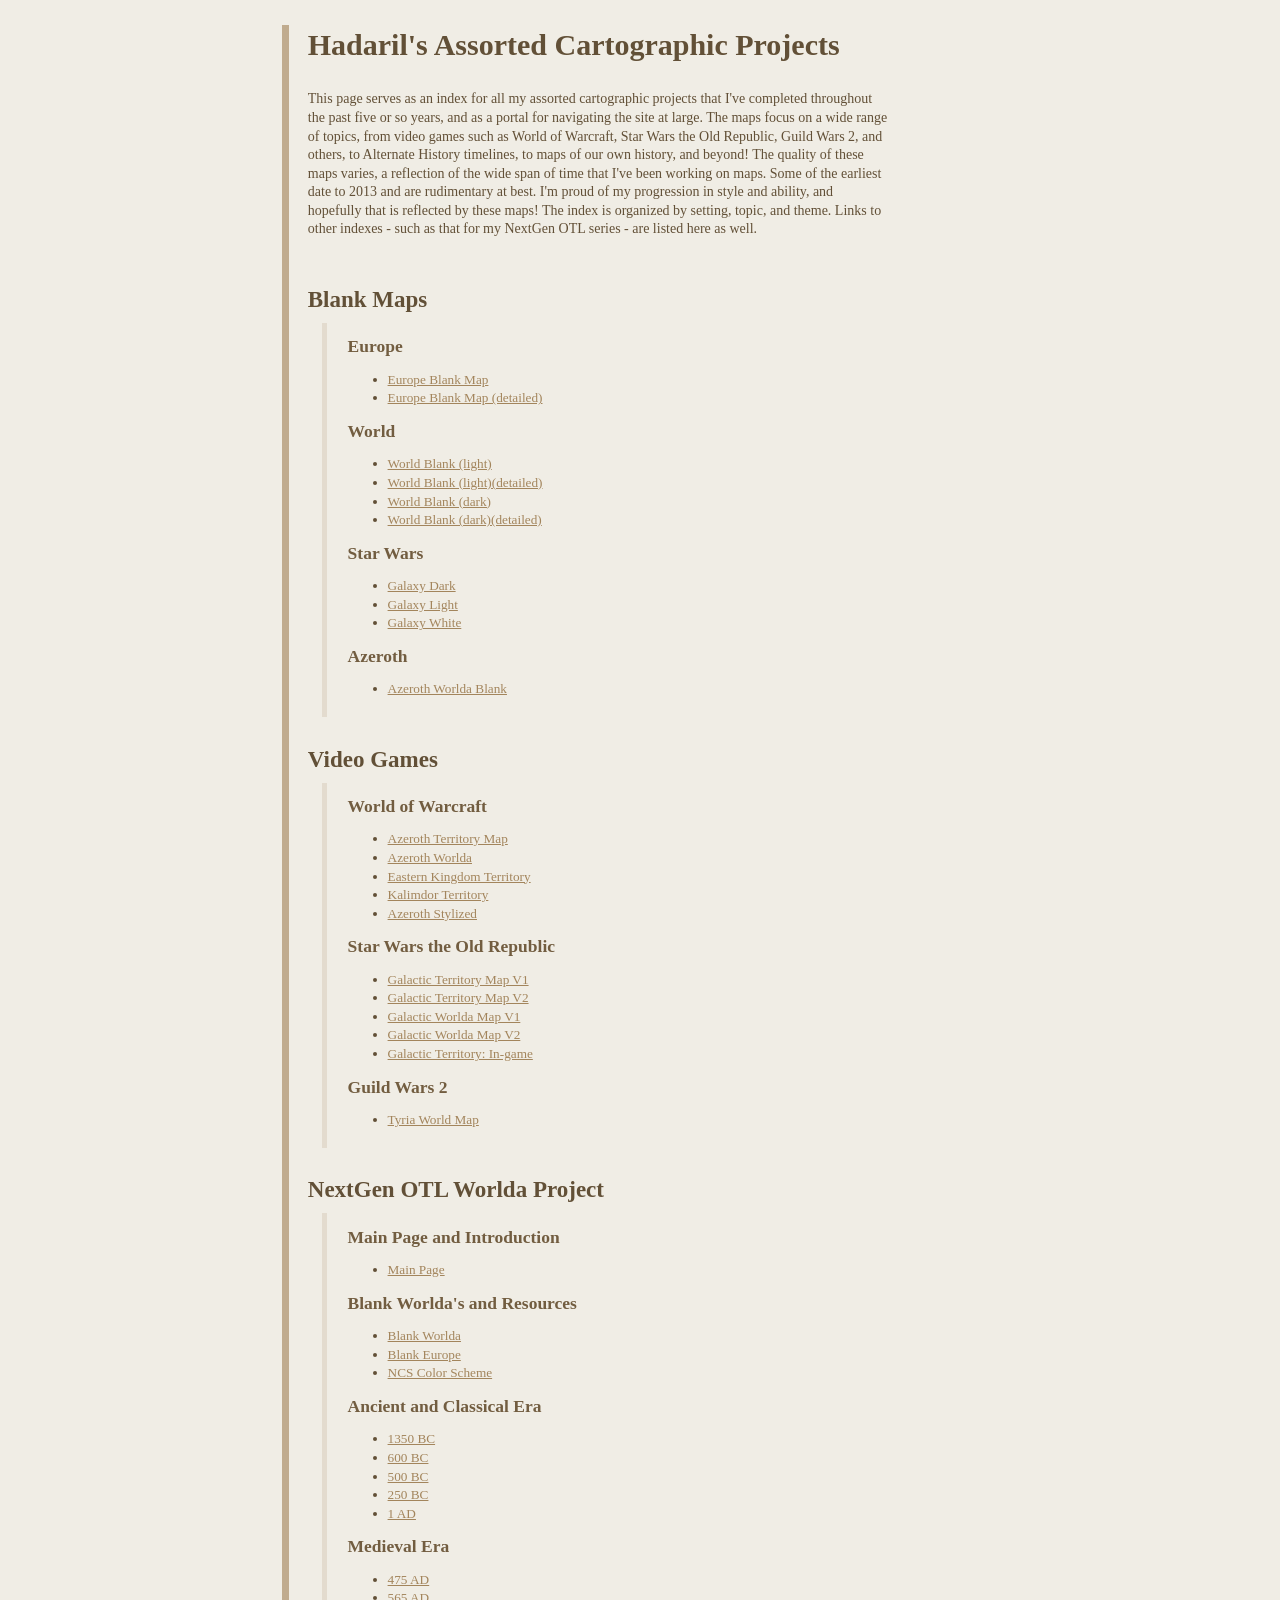
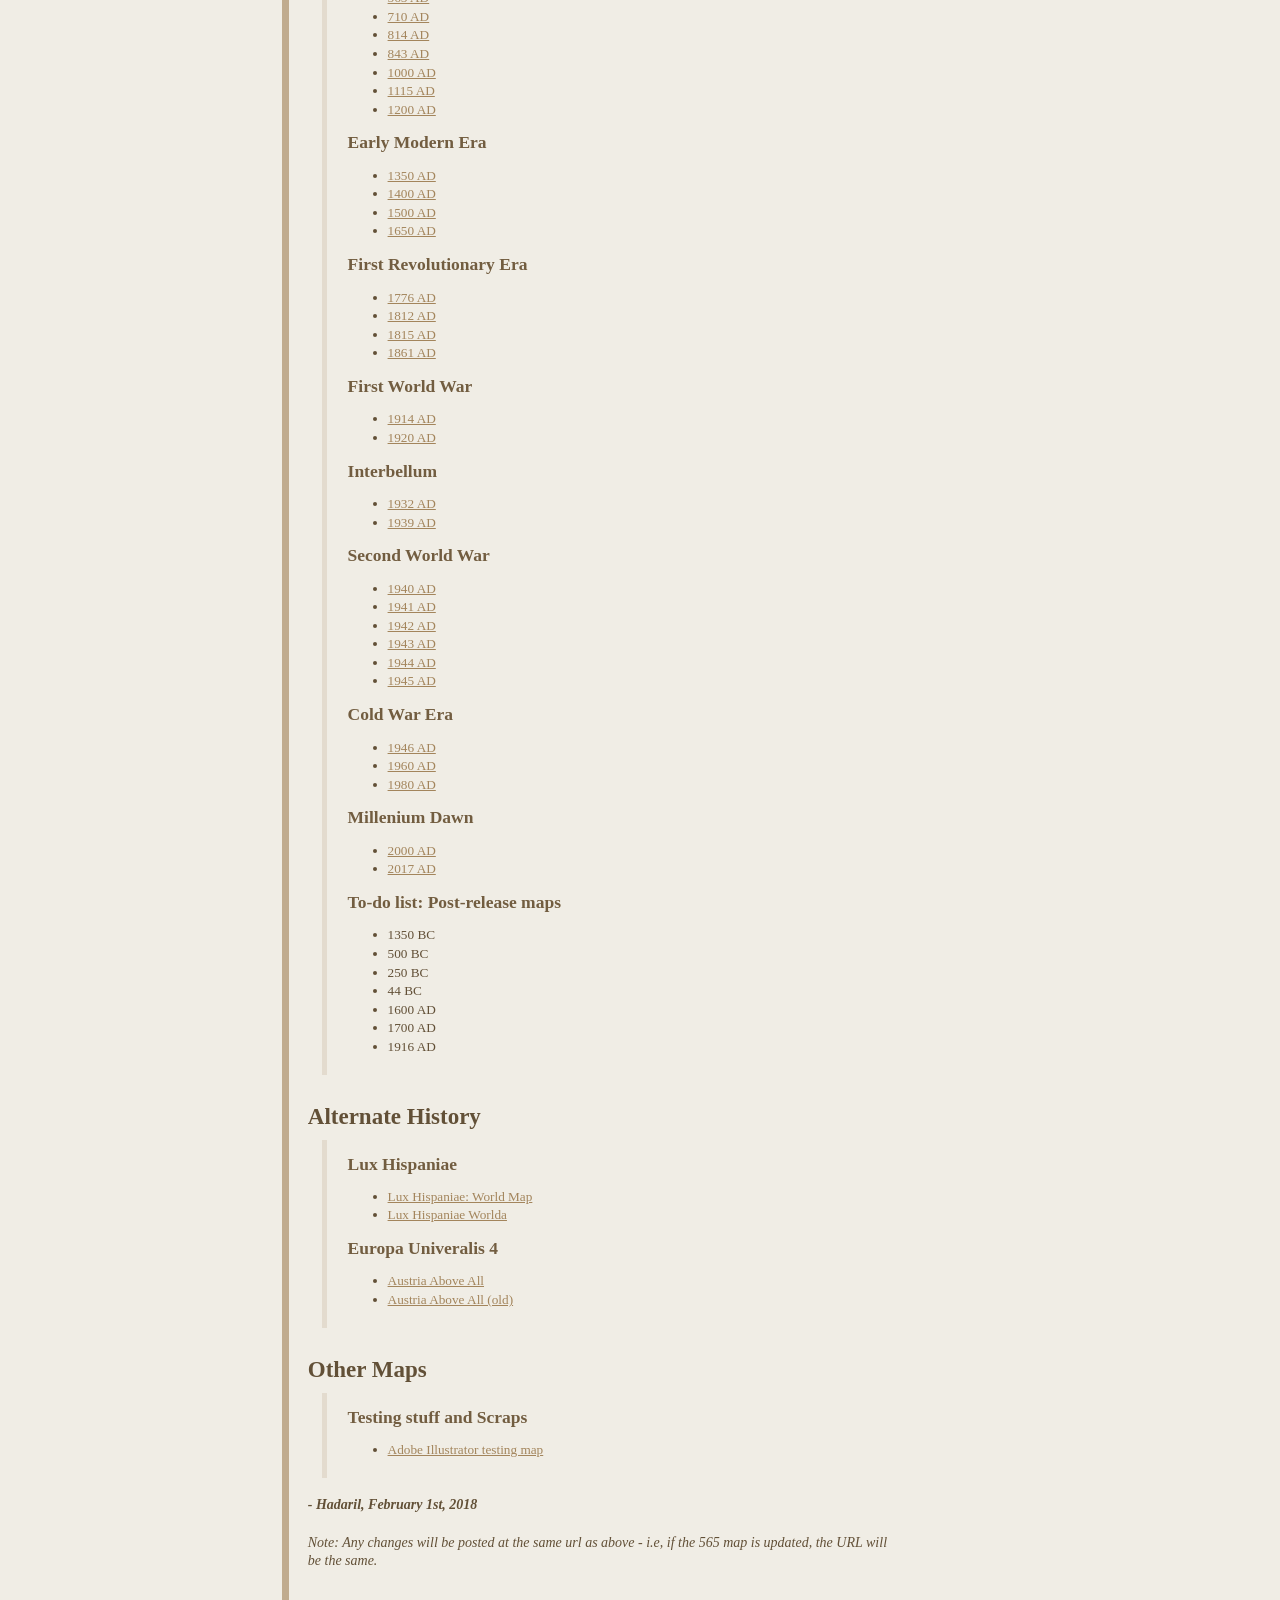
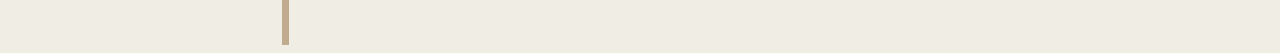
<file: index (3).html>
<!DOCTYPE html>
<html>
<head>
	<title>Index</title>
	
	<style>
		body {
			margin-top: 1.5%;
			margin-left: 22%;
			padding-left: 1.5%;
			padding-right: 30%;
			border-left: 7px solid #C0AB8E;
			
			background: #F0EDE5;
			color: #625037;
			font-size: 14px;
			font-style: normal;
			font-weight: 450;
			line-height: 18.5714px;
		}
		h2 {
			font-family: "Oswald";
			font-size: 30px;
			font-style: normal;
			font-weight: 700;
			line-height: 40.7px;
		}
		h3 {
			font-family: "Oswald";
			line-height: 1px;
			font-size: 23px;
		}
		h4 {
			font-family: "Oswald";
			line-height: 1px;
			font-size: 17.5px;
			color: #725d40;
		}
		a.h3:link {
			color: #625037;
		}
		a.h3:visited{
			color: #625037;
		}
		a.h4:link {
			color: #625037;
		}
		a.h4:visited{
			color: #625037;
		}
		a.li:link {
			color: #a3855c;		
		}
		a.li:visited {
			color: #a3855c;
		}
		div.list {
			padding-top: 0.1px;
			padding-bottom: 5px;
			padding-left: 3.5%;
			margin-left: 2.5%;
			padding-right: 45%;
			border-left: 5px solid #e3dbce;
			font-size: 13.25px;
			font-style: normal;
			font-weight: 400;
			line-height: 18.5714px;
		}

	</style>
</head>
<body>


<h2>Hadaril's Assorted Cartographic Projects</h2>

	This page serves as an index for all my assorted cartographic projects that I've completed throughout the past five or so years, and as a portal for navigating the site at large. The maps focus on a wide range of topics, from video games such as World of Warcraft, Star Wars the Old Republic, Guild Wars 2, and others, to Alternate History timelines, to maps of our own history, and beyond! The quality of these maps varies, a reflection of the wide span of time that I've been working on maps. Some of the earliest date to 2013 and are rudimentary at best. I'm proud of my progression in style and ability, and hopefully that is reflected by these maps! The index is organized by setting, topic, and theme. Links to other indexes - such as that for my NextGen OTL series - are listed here as well. 


</br>
</br>
</br>
<h3>Blank Maps</h3>
<div class="list">
	<h4> Europe</h4><ul>
		<li><a class="li" href="http://hadaril.net/maps/EuropeBlank.png">Europe Blank Map</a></li>
		<li><a class="li" href="http://hadaril.net/maps/EuropeBlankDetailed.png">Europe Blank Map (detailed)</a></li></ul>
	<h4> World</h4><ul>
		<li><a class="li" href="http://hadaril.net/maps/WorldBlankLight.png">World Blank (light)</a></li>
		<li><a class="li" href="http://hadaril.net/maps/WorldBlankLightDetailed.png">World Blank (light)(detailed)</a></li>
		<li><a class="li" href="http://hadaril.net/maps/WorldBlankDark.png">World Blank (dark)</a></li>
		<li><a class="li" href="http://hadaril.net/maps/WorldBlankDarkDetailed.png">World Blank (dark)(detailed)</a></li></ul>
	<h4>Star Wars</h4><ul>
		<li><a class="li" href="http://hadaril.net/maps/SWDark.png">Galaxy Dark</a></li>
		<li><a class="li" href="http://hadaril.net/maps/SWLight.png">Galaxy Light</a></li>
		<li><a class="li" href="http://hadaril.net/maps/SWWhite.png">Galaxy White</a></li></ul>
	<h4>Azeroth</h4><ul>
		<li><a class="li" href="http://hadaril.net/maps/AzerothWorldaBlank.png">Azeroth Worlda Blank</a></li></ul>
</div>
</br>

<h3>Video Games</h3>
<div class="list">
	<h4> World of Warcraft </h4><ul>
		<li><a class="li" href="http://hadaril.net/maps/AzerothTerritory.png"> Azeroth Territory Map </a></li> 
		<li><a class="li" href="http://hadaril.net/maps/AzerothWorlda.png"> Azeroth Worlda</a></li> 
		<li><a class="li" href="http://hadaril.net/maps/EasternKingdoms.png"> Eastern Kingdom Territory</a></li> 
		<li><a class="li" href="http://hadaril.net/maps/Kalimdor.png"> Kalimdor Territory</a></li> 
		<li><a class="li" href="http://hadaril.net/maps/AzerothStylized.png">Azeroth Stylized </a></li></ul>
	<h4> Star Wars the Old Republic </h4><ul>
		<li><a class="li" href="http://hadaril.net/maps/GalaxyV1.png"> Galactic Territory Map V1 </a></li> 
		<li><a class="li" href="http://hadaril.net/maps/GalaxyV2.png"> Galactic Territory Map V2  </a></li>
		<li><a class="li" href="http://hadaril.net/maps/GalaxyWorlda1.png"> Galactic Worlda Map V1  </a></li> 
		<li><a class="li" href="http://hadaril.net/maps/GalaxyWorlda2.png"> Galactic Worlda Map V2  </a></li>  
		<li><a class="li" href="http://hadaril.net/maps/GalaxyIngame.png"> Galactic Territory: In-game</a></li></ul>
	<h4> Guild Wars 2 </h4><ul>
		<li><a class="li" href="http://hadaril.net/maps/Tyria.png"> Tyria World Map </a></li></ul>
</div>
</br>

<h3>NextGen OTL Worlda Project</h3>
<div class="list">
	
	<h4> Main Page and Introduction</h4><ul>
	<li><a class="li" href="http://hadaril.net/nextgen/index.html"> Main Page  </a></li></ul>

	<h4> Blank Worlda's and Resources</h4><ul>
	<li><a class="li" href="http://hadaril.net/nextgen/worlda.png"> Blank Worlda  </a></li> 
	<li><a class="li" href="http://hadaril.net/nextgen/eurpa.png"> Blank Europe  </a></li> 
	<li><a class="li" href="http://hadaril.net/nextgen/NCS.png"> NCS Color Scheme </a></li></ul>

	<h4> Ancient and Classical Era</h4><ul>
	<li><a class="li" href="http://hadaril.net/nextgen/BC1350.png"> 1350 BC </a></li>
	<li><a class="li" href="http://hadaril.net/nextgen/BC600.png"> 600 BC </a></li>
	<li><a class="li" href="http://hadaril.net/nextgen/BC500.png"> 500 BC </a></li>
	<li><a class="li" href="http://hadaril.net/nextgen/BC250.png"> 250 BC </a></li>
	<li><a class="li" href="http://hadaril.net/nextgen/1.png"> 1 AD  </a></li></ul>

	<h4> Medieval Era</h4><ul>
	<li><a class="li" href="http://hadaril.net/nextgen/475.png"> 475 AD </a></li>
	<li><a class="li" href="http://hadaril.net/nextgen/565.png"> 565 AD  </a></li> 
	<li><a class="li" href="http://hadaril.net/nextgen/710.png"> 710 AD  </a></li>
	<li><a class="li" href="http://hadaril.net/nextgen/814.png"> 814 AD  </a></li>  
	<li><a class="li" href="http://hadaril.net/nextgen/843.png"> 843 AD  </a></li> 
	<li><a class="li" href="http://hadaril.net/nextgen/1000.png"> 1000 AD  </a></li> 
	<li><a class="li" href="http://hadaril.net/nextgen/1115.png"> 1115 AD  </a></li> 
	<li><a class="li" href="http://hadaril.net/nextgen/1200.png"> 1200 AD  </a></li></ul>

	<h4> Early Modern Era</h4><ul>
	<li><a class="li" href="http://hadaril.net/nextgen/1350.png"> 1350 AD  </a></li>
	<li><a class="li" href="http://hadaril.net/nextgen/1400.png"> 1400 AD  </a></li>
	<li><a class="li" href="http://hadaril.net/nextgen/1500.png"> 1500 AD  </a></li>
	<li><a class="li" href="http://hadaril.net/nextgen/1650.png"> 1650 AD  </a></li></ul>

	<h4> First Revolutionary Era</h4><ul>
	<li><a class="li" href="http://hadaril.net/nextgen/1776.png"> 1776 AD  </a></li> 
	<li><a class="li" href="http://hadaril.net/nextgen/1812.png"> 1812 AD  </a></li> 
	<li><a class="li" href="http://hadaril.net/nextgen/1815.png"> 1815 AD  </a></li> 
	<li><a class="li" href="http://hadaril.net/nextgen/1861.png"> 1861 AD  </a></li></ul>

	<h4> First World War</h4><ul>
	<li><a class="li" href="http://hadaril.net/nextgen/1914.png"> 1914 AD  </a></li> 
	<li><a class="li" href="http://hadaril.net/nextgen/1920.png"> 1920 AD  </a></li></ul>

	<h4> Interbellum</h4><ul>
	<li><a class="li" href="http://hadaril.net/nextgen/1932.png"> 1932 AD  </a></li> 
	<li><a class="li" href="http://hadaril.net/nextgen/1939.png"> 1939 AD  </a></li></ul>

	<h4> Second World War</h4><ul> 
	<li><a class="li" href="http://hadaril.net/nextgen/1940.png"> 1940 AD  </a></li> 
	<li><a class="li" href="http://hadaril.net/nextgen/1941.png"> 1941 AD  </a></li> 
	<li><a class="li" href="http://hadaril.net/nextgen/1942.png"> 1942 AD  </a></li> 
	<li><a class="li" href="http://hadaril.net/nextgen/1943.png"> 1943 AD  </a></li> 
	<li><a class="li" href="http://hadaril.net/nextgen/1944.png"> 1944 AD  </a></li> 
	<li><a class="li" href="http://hadaril.net/nextgen/1945.png"> 1945 AD  </a></li></ul>

	<h4> Cold War Era</h4><ul>
	<li><a class="li" href="http://hadaril.net/nextgen/1946.png"> 1946 AD  </a></li> 
	<li><a class="li" href="http://hadaril.net/nextgen/1960.png"> 1960 AD  </a></li>  
	<li><a class="li" href="http://hadaril.net/nextgen/1980.png"> 1980 AD  </a></li></ul> 

	<h4> Millenium Dawn</h4><ul>
	<li><a class="li" href="http://hadaril.net/nextgen/2000.png"> 2000 AD  </a></li> 
	<li><a class="li" href="http://hadaril.net/nextgen/2017.png"> 2017 AD  </a></li></ul>

	<h4> To-do list: Post-release maps </h4>
	<ul>
		<li>1350 BC</li>
		<li>500 BC</li>	
		<li>250 BC</li>
		<li>44 BC</li>	
	
		<li>1600 AD</li>
		<li>1700 AD</li>
		<li>1916 AD</li></ul>
</div>
</br>

<h3>Alternate History</h3>
<div class="list">
	<h4> Lux Hispaniae </h4><ul>
		<li><a class="li" href="http://hadaril.net/maps/LuxFullMap.png">Lux Hispaniae: World Map </a></li> 
		<li><a class="li" href="http://hadaril.net/maps/AzerothWorlda.png">Lux Hispaniae Worlda</a></li></ul> 
	<h4> Europa Univeralis 4 </h4><ul>
		<li><a class="li" href="http://hadaril.net/maps/Eu4HRE.png"> Austria Above All</a></li>
		<li><a class="li" href="http://hadaril.net/maps/HREMapOld.png"> Austria Above All (old)</a></li></ul>
</div>
</br>

<h3>Other Maps</h3>
<div class="list">
	<h4> Testing stuff and Scraps</h4><ul>
		<li><a class="li" href="http://hadaril.net/maps/VectorTesting.png">Adobe Illustrator testing map</a></li></ul>
</div>
</br>

<i><b>- Hadaril, February 1st, 2018</b></br></br><i>Note: Any changes will be posted at the same url as above - i.e, if the 565 map is updated, the URL will be the same.</i></br></br></br></br></br>
</body>
</html>
</file>
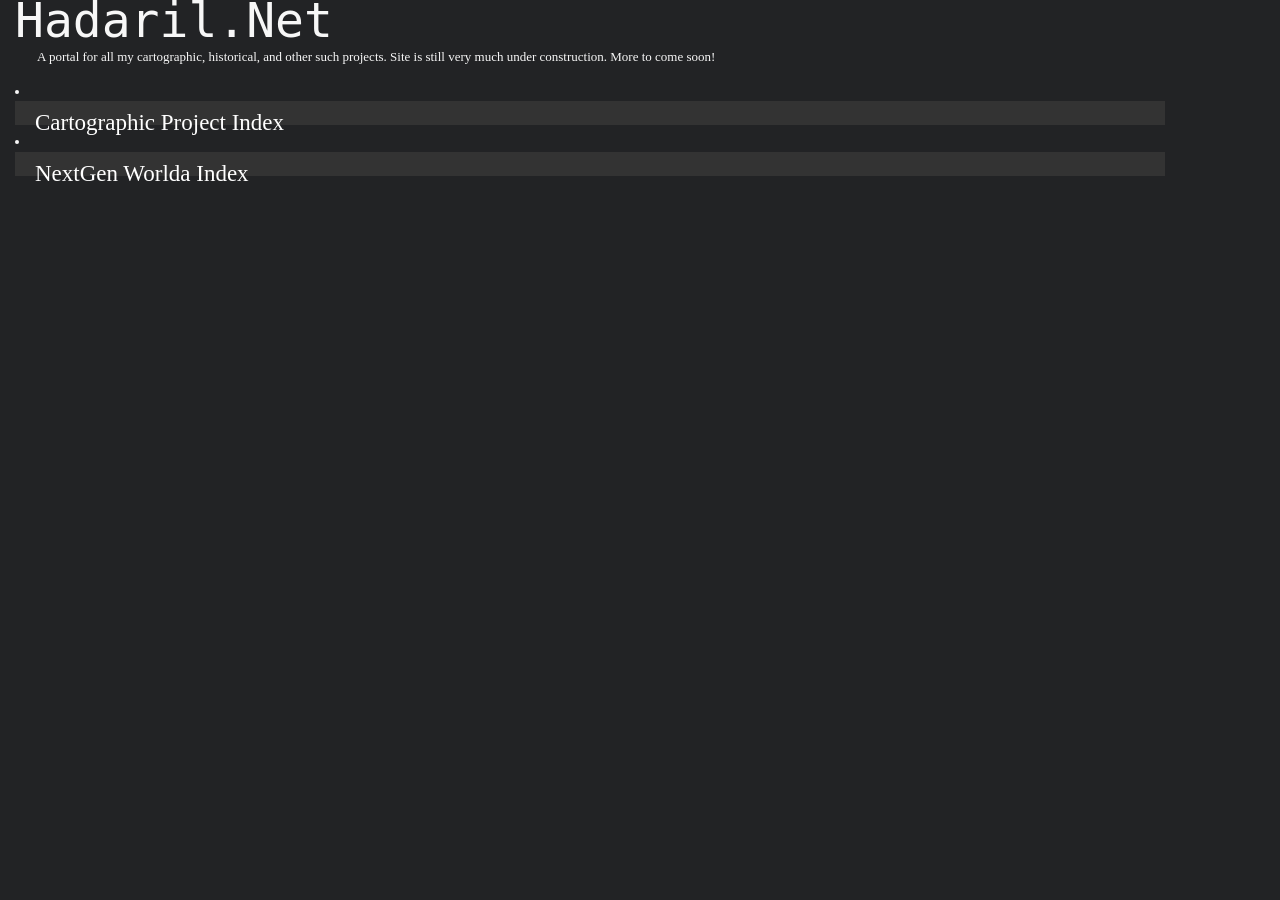
<file: MainPage.html>
<!DOCTYPE html>
<html>
<head>
	<title>Hadaril - Home Page</title>
	<link rel="stylesheet" href="https://stackpath.bootstrapcdn.com/bootstrap/4.1.2/css/bootstrap.min.css" integrity="sha384-Smlep5jCw/wG7hdkwQ/Z5nLIefveQRIY9nfy6xoR1uRYBtpZgI6339F5dgvm/e9B" crossorigin="anonymous">
	<link rel="stylesheet" href="styles.css">
</head>
<body>


<h2>Hadaril.Net</h2>
<p>	A portal for all my cartographic, historical, and other such projects. Site is still very much under construction. More to come soon! </p>


<li><h3><a class="h3" href="http://hadaril.github.io/MapIndex.html">Cartographic Project Index</a></h3></li>
<li><h3><a class="h3" href="http://hadaril.github.io/WorldaIndex.html">NextGen Worlda Index</a></h3></li></ul>

</br>
</br>
</br>

</body>
</html>
</file>
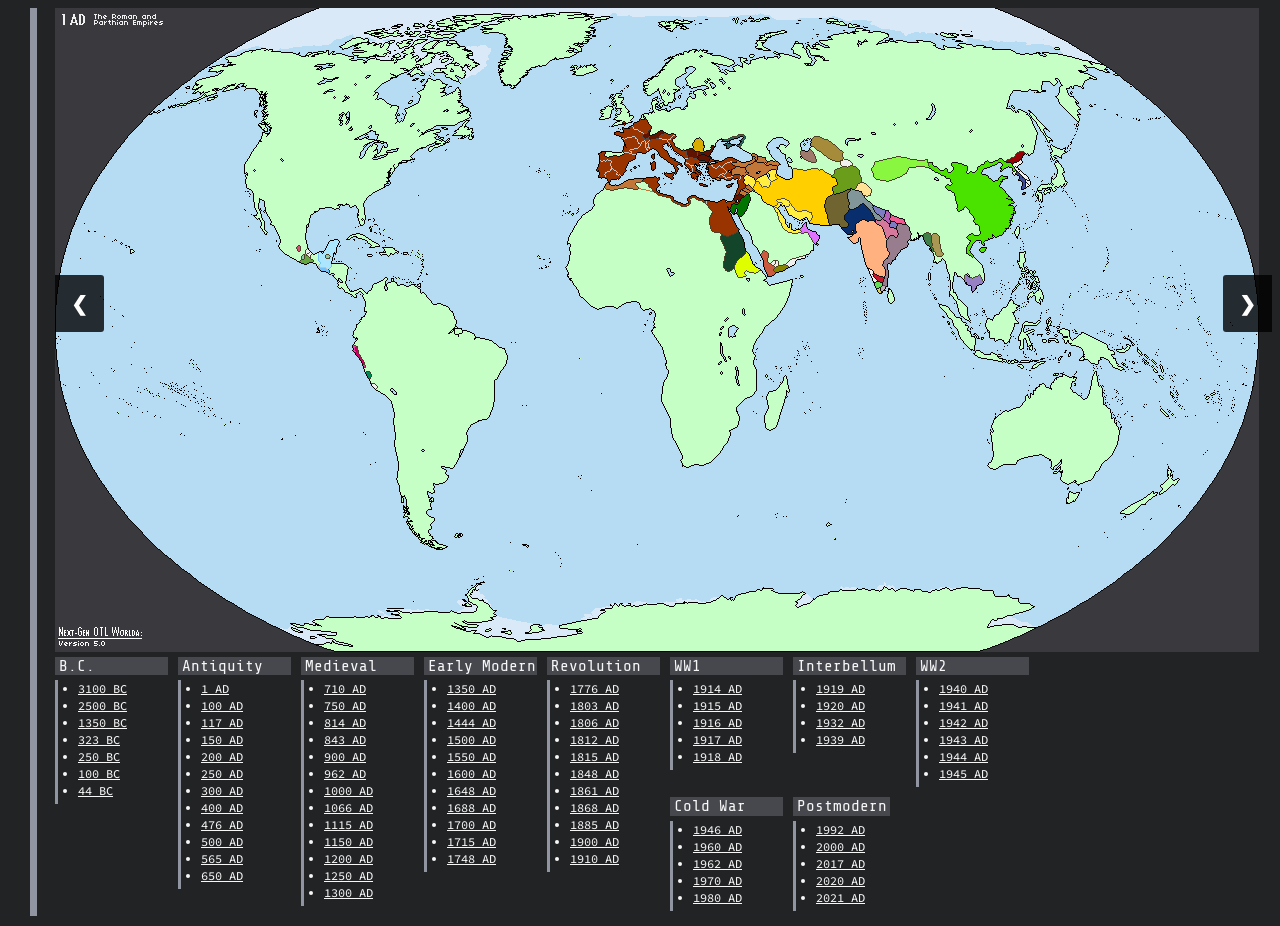
<file: WorldaIndex.html>
<!DOCTYPE html>
<html>
<head>
	<title>NextGen OTL WorldA Index</title>
	<link href="styles_nextgen.css" rel="stylesheet" >
	<link href="https://fonts.googleapis.com/css?family=Oswald" rel="stylesheet">
	<link href="https://fonts.googleapis.com/css?family=Share+Tech+Mono&display=swap" rel="stylesheet"> 
	<link href="https://fonts.googleapis.com/css2?family=Source+Code+Pro&display=swap" rel="stylesheet"> 
	<link href="https://fonts.googleapis.com/css2?family=Roboto+Mono&display=swap" rel="stylesheet">

<style>

	body {
		font-family: "source sans pro";
	}
	.sidenav {
	  width: 300px;
	  position: fixed;
	  z-index: 1;
	  left: 10px;
	  overflow-x: hidden;		
	  margin-left: 5%;
	}

	.sidenav a {
	  padding-left: 10px;
	  padding-bottom: 10px;
	  line-height: 	12px;
	  text-decoration: none;
	  font-size: 16px;
	  color: #f7f7f7;
	  display: block;
	}
	.sidenav p {
		padding-bottom: 5px;
		font-weight	: 600;
		margin: 0px;
		margin-bottom: 10px;
	}
	.sidenav a:hover {
	  color: #064579;
	}

	.main {
					  
				font-family: "source code pro";

				text-align: justify;
				text-justify: inter-word;
			  	background: #222325;
				color: #f7f7f7;
				font-size: 13px;
				font-style: normal;
				font-weight: 450;
				line-height: 18.5714px;
				margin-left: 450px;
				padding-left: 1.5%;
				border-left: 7px solid #9195a1;
				margin-right: 5%;

			}

	@media screen and (max-width: 1280px) {
		body {margin-left: 0px; padding-left: 15px;}
		.main { margin-left: 15px; }
		.navbar { font-size: 18px }
	}

</style>
</head>


<body>

<div class ="sidenav">
<p style="font-style: bold; font-size: 18px">Navigation</p>
  <a href="https://hadaril.github.io/">Home Page</a>
  <a href="https://hadaril.github.io/StaticMaps">Main Portfolio</a>
  <a href="https://hadaril.github.io/DataViz">Data Visualizations</a>
  <a href="https://hadaril.github.io/WebMaps">Web Maps</a>
  <a href="https://hadaril.github.io/WorldaIndex">WorldaIndex</a>
</br>
</br>
<p style="font-style: bold; font-size: 18px">About the maps...</p>
<p>The NextGen WorldA Maps are a series of 80+ historical reference maps spanning over five millennia of human history. The NextGen WorldA project began in 2017 when I set out to modernize AlternateHistory.com's series of historical "worldA" historical base maps. This format was devised just under two decades ago in the early years of the forum, and became one of the most popular map formats in the online mapping community. Before I began the project, the maps were incredibly rudimentary and highly inaccurate. The format is intended as a historical template which other users can edit with their own fictional alternate history scenarios, with the pixel-art style allowing the maps to be easily edited without expensive software. </p>
<p>This project took upwards of 1000 hours of research, georeferencing, tracing, and editing.  I placed the upmost emphasis on internal consistency in borders, historical accuracy, comprehensiveness, and completeness. The result was an unprecedented overhaul, completely unrecognizable from the previous series of maps; indeed, nearly every detail (even the coastline) has been overhauled. These maps have come to be regarded as a gold-standard historical template among the historical mapping community, and are widely used by hobbyist cartographers across the internet.</p>
<p>Many thanks go out to the countless cartographers in the online community who helped contribue to this project - this wouldn't have been possible without you all.</p>

<p>
</div>

<div class="main">
 <!-- Container for the image gallery -->
<div class="container"> 
  <!-- Full-width images with number text -->
<div class="mySlides"><img src="nextgen/BC-3100.png" style="width:1204px"></div>
<div class="mySlides"><img src="nextgen/BC-2500.png" style="width:1204px"></div>
<div class="mySlides"><img src="nextgen/BC-2500.png" style="width:1204px"></div>
<div class="mySlides"><img src="nextgen/BC-323.png" style="width:1204px"></div>
<div class="mySlides"><img src="nextgen/BC-250.png" style="width:1204px"></div>
<div class="mySlides"><img src="nextgen/BC-100.png" style="width:1204px"></div>
<div class="mySlides"><img src="nextgen/BC-44.png" style="width:1204px"></div>
<div class="mySlides"><img src="nextgen/1.png" style="width:1204px"></div>
<div class="mySlides"><img src="nextgen/100.png" style="width:1204px"></div>
<div class="mySlides"><img src="nextgen/117.png" style="width:1204px"></div>
<div class="mySlides"><img src="nextgen/150.png" style="width:1204px"></div>
<div class="mySlides"><img src="nextgen/200.png" style="width:1204px"></div>
<div class="mySlides"><img src="nextgen/250.png" style="width:1204px"></div>
<div class="mySlides"><img src="nextgen/300.png" style="width:1204px"></div>
<div class="mySlides"><img src="nextgen/400.png" style="width:1204px"></div>
<div class="mySlides"><img src="nextgen/476.png" style="width:1204px"></div>
<div class="mySlides"><img src="nextgen/500.png" style="width:1204px"></div>
<div class="mySlides"><img src="nextgen/565.png" style="width:1204px"></div>
<div class="mySlides"><img src="nextgen/650.png" style="width:1204px"></div> 
<div class="mySlides"><img src="nextgen/710.png" style="width:1204px"></div>
<div class="mySlides"><img src="nextgen/750.png" style="width:1204px"></div>
<div class="mySlides"><img src="nextgen/814.png" style="width:1204px"></div>  
<div class="mySlides"><img src="nextgen/843.png" style="width:1204px"></div>
<div class="mySlides"><img src="nextgen/900.png" style="width:1204px"></div>
<div class="mySlides"><img src="nextgen/962.png" style="width:1204px"></div>
<div class="mySlides"><img src="nextgen/1000.png" style="width:1204px"></div>
<div class="mySlides"><img src="nextgen/1066.png" style="width:1204px"></div> 
<div class="mySlides"><img src="nextgen/1115.png" style="width:1204px"></div> 
<div class="mySlides"><img src="nextgen/1150.png" style="width:1204px"></div> 
<div class="mySlides"><img src="nextgen/1200.png" style="width:1204px"></div>
<div class="mySlides"><img src="nextgen/1250.png" style="width:1204px"></div>
<div class="mySlides"><img src="nextgen/1300.png" style="width:1204px"></div>
<div class="mySlides"><img src="nextgen/1350.png" style="width:1204px"></div>
<div class="mySlides"><img src="nextgen/1400.png" style="width:1204px"></div>
<div class="mySlides"><img src="nextgen/1444.png" style="width:1204px"></div>
<div class="mySlides"><img src="nextgen/1500.png" style="width:1204px"></div>
<div class="mySlides"><img src="nextgen/1550.png" style="width:1204px"></div>
<div class="mySlides"><img src="nextgen/1600.png" style="width:1204px"></div>
<div class="mySlides"><img src="nextgen/1648.png" style="width:1204px"></div>
<div class="mySlides"><img src="nextgen/1688.png" style="width:1204px"></div>
<div class="mySlides"><img src="nextgen/1700.png" style="width:1204px"></div>
<div class="mySlides"><img src="nextgen/1715.png" style="width:1204px"></div>
<div class="mySlides"><img src="nextgen/1748.png" style="width:1204px"></div>
<div class="mySlides"><img src="nextgen/1776.png" style="width:1204px"></div>
<div class="mySlides"><img src="nextgen/1803.png" style="width:1204px"></div>
<div class="mySlides"><img src="nextgen/1806.png" style="width:1204px"></div>
<div class="mySlides"><img src="nextgen/1812.png" style="width:1204px"></div> 
<div class="mySlides"><img src="nextgen/1815.png" style="width:1204px"></div>
<div class="mySlides"><img src="nextgen/1848.png" style="width:1204px"></div>
<div class="mySlides"><img src="nextgen/1861.png" style="width:1204px"></div> 
<div class="mySlides"><img src="nextgen/1868.png" style="width:1204px"></div>  
<div class="mySlides"><img src="nextgen/1885.png" style="width:1204px"></div>
<div class="mySlides"><img src="nextgen/1900.png" style="width:1204px"></div>
<div class="mySlides"><img src="nextgen/1910.png" style="width:1204px"></div>
<div class="mySlides"><img src="nextgen/1914.png" style="width:1204px"></div> 
<div class="mySlides"><img src="nextgen/1915.png" style="width:1204px"></div> 
<div class="mySlides"><img src="nextgen/1916.png" style="width:1204px"></div>
<div class="mySlides"><img src="nextgen/1917.png" style="width:1204px"></div> 	
<div class="mySlides"><img src="nextgen/1918.png" style="width:1204px"></div>
<div class="mySlides"><img src="nextgen/1919.png" style="width:1204px"></div>	
<div class="mySlides"><img src="nextgen/1920.png" style="width:1204px"></div>
<div class="mySlides"><img src="nextgen/1932.png" style="width:1204px"></div> 
<div class="mySlides"><img src="nextgen/1939.png" style="width:1204px"></div>
<div class="mySlides"><img src="nextgen/1940.png" style="width:1204px"></div> 
<div class="mySlides"><img src="nextgen/1941.png" style="width:1204px"></div> 
<div class="mySlides"><img src="nextgen/1942.png" style="width:1204px"></div> 
<div class="mySlides"><img src="nextgen/1943.png" style="width:1204px"></div> 
<div class="mySlides"><img src="nextgen/1944.png" style="width:1204px"></div> 
<div class="mySlides"><img src="nextgen/1945.png" style="width:1204px"></div>
<div class="mySlides"><img src="nextgen/1946.png" style="width:1204px"></div> 
<div class="mySlides"><img src="nextgen/1960.png" style="width:1204px"></div>
<div class="mySlides"><img src="nextgen/1962.png" style="width:1204px"></div>
<div class="mySlides"><img src="nextgen/1970.png" style="width:1204px"></div>   
<div class="mySlides"><img src="nextgen/1980.png" style="width:1204px"></div>
<div class="mySlides"><img src="nextgen/1992.png" style="width:1204px"></div>
<div class="mySlides"><img src="nextgen/2000.png" style="width:1204px"></div> 
<div class="mySlides"><img src="nextgen/2017.png" style="width:1204px"></div>


   <!-- Next and previous buttons -->
	<a class="prev" onclick="plusSlides(-1)" style="position: relative; top: -335px !important; left: 0px !important; height: 20px; width: 12px;">&#10094;</a>
	<a class="next" onclick="plusSlides(1)" style="position: relative; top: -335px !important; left: 1111px !important; height: 20px; width: 12px;">❯</a>
</div> 






<div class="nextgenBox">
	<div class="row">
	<div class="column">
		<h5>B.C.</h5><ul class="nextgen">
		<li><p class="demo cursor" onclick="currentSlide(1)"> 3100 BC  </a></li>
		<li><p class="demo cursor" onclick="currentSlide(2)"> 2500 BC  </a></li>
		<li><p class="demo cursor" onclick="currentSlide(3)"> 1350 BC  </a></li>
		<li><p class="demo cursor" onclick="currentSlide(4)"> 323 BC  </p></li>
		<li><p class="demo cursor" onclick="currentSlide(5)"> 250 BC  </p></li>
		<li><p class="demo cursor" onclick="currentSlide(6)"> 100 BC  </p></li>
		<li><p class="demo cursor" onclick="currentSlide(7)"> 44 BC  </p></li></ul></div>	
	<div class="column">
		<h5>Antiquity</h5><ul class="nextgen">
		<li><p class="demo cursor" onclick="currentSlide(8)"> 1 AD  </a></li>
		<li><p class="demo cursor" onclick="currentSlide(9)"> 100 AD  </p></li>
		<li><p class="demo cursor" onclick="currentSlide(10)"> 117 AD  </p></li>
		<li><p class="demo cursor" onclick="currentSlide(11)"> 150 AD  </p></li>
		<li><p class="demo cursor" onclick="currentSlide(12)"> 200 AD  </p></li>
		<li><p class="demo cursor" onclick="currentSlide(13)"> 250 AD  </p></li>
		<li><p class="demo cursor" onclick="currentSlide(14)"> 300 AD  </p></li>
		<li><p class="demo cursor" onclick="currentSlide(15)"> 400 AD  </p></li>
		<li><p class="demo cursor" onclick="currentSlide(16)"> 476 AD </p></li>
		<li><p class="demo cursor" onclick="currentSlide(17)"> 500 AD  </p></li>
		<li><p class="demo cursor" onclick="currentSlide(18)"> 565 AD  </p></li>
		<li><p class="demo cursor" onclick="currentSlide(19)"> 650 AD  </p></li> 
</ul></div>	
	<div class="column">
		<h5> Medieval</h5><ul class="nextgen">		
		<li><p class="demo cursor" onclick="currentSlide(20)"> 710 AD  </p></li>
		<li><p class="demo cursor" onclick="currentSlide(21)"> 750 AD  </p></li>
		<li><p class="demo cursor" onclick="currentSlide(22)"> 814 AD  </p></li>  
		<li><p class="demo cursor" onclick="currentSlide(23)"> 843 AD  </p></li>
		<li><p class="demo cursor" onclick="currentSlide(24)"> 900 AD  </p></li>
		<li><p class="demo cursor" onclick="currentSlide(25)"> 962 AD  </p></li>
		<li><p class="demo cursor" onclick="currentSlide(26)"> 1000 AD  </p></li>
		<li><p class="demo cursor" onclick="currentSlide(27)"> 1066 AD  </p></li> 
		<li><p class="demo cursor" onclick="currentSlide(28)"> 1115 AD  </p></li> 
		<li><p class="demo cursor" onclick="currentSlide(29)"> 1150 AD  </p></li> 
		<li><p class="demo cursor" onclick="currentSlide(30)"> 1200 AD  </p></li>
		<li><p class="demo cursor" onclick="currentSlide(31)"> 1250 AD  </p></li>
		<li><p class="demo cursor" onclick="currentSlide(32)"> 1300 AD  </p></li></ul></div>
	<div class="column">
		<h5> Early Modern</h5><ul class="nextgen">
		<li><p class="demo cursor" onclick="currentSlide(33)"> 1350 AD  </p></li>
		<li><p class="demo cursor" onclick="currentSlide(34)"> 1400 AD  </p></li>
		<li><p class="demo cursor" onclick="currentSlide(35)"> 1444 AD  </p></li>
		<li><p class="demo cursor" onclick="currentSlide(36)"> 1500 AD  </p></li>
		<li><p class="demo cursor" onclick="currentSlide(37)"> 1550 AD  </p></li>
		<li><p class="demo cursor" onclick="currentSlide(38)"> 1600 AD  </p></li>
		<li><p class="demo cursor" onclick="currentSlide(39)"> 1648 AD  </p></li>
		<li><p class="demo cursor" onclick="currentSlide(40)"> 1688 AD  </p></li>
		<li><p class="demo cursor" onclick="currentSlide(41)"> 1700 AD  </p></li>
		<li><p class="demo cursor" onclick="currentSlide(42)"> 1715 AD  </p></li>
		<li><p class="demo cursor" onclick="currentSlide(43)"> 1748 AD  </p></li></ul></div>
	<div class="column">
		<h5> Revolution</h5><ul class="nextgen">
		<li><p class="demo cursor" onclick="currentSlide(44)"> 1776 AD  </p></li>
		<li><p class="demo cursor" onclick="currentSlide(45)"> 1803 AD  </p></li>
		<li><p class="demo cursor" onclick="currentSlide(46)"> 1806 AD  </p></li>
		<li><p class="demo cursor" onclick="currentSlide(47)"> 1812 AD  </p></li> 
		<li><p class="demo cursor" onclick="currentSlide(48)"> 1815 AD  </p></li>
		<li><p class="demo cursor" onclick="currentSlide(49)"> 1848 AD  </p></li>
		<li><p class="demo cursor" onclick="currentSlide(50)"> 1861 AD  </p></li> 
		<li><p class="demo cursor" onclick="currentSlide(51)"> 1868 AD  </p></li>  
		<li><p class="demo cursor" onclick="currentSlide(52)"> 1885 AD  </p></li>
		<li><p class="demo cursor" onclick="currentSlide(53)"> 1900 AD  </p></li>
		<li><p class="demo cursor" onclick="currentSlide(54)"> 1910 AD  </p></li></ul></div>
	<div class="column">
		<h5> WW1</h5><ul class="nextgen">
		<li><p class="demo cursor" onclick="currentSlide(55)"> 1914 AD  </p></li> 
		<li><p class="demo cursor" onclick="currentSlide(56)"> 1915 AD  </p></li> 
		<li><p class="demo cursor" onclick="currentSlide(57)"> 1916 AD  </p></li>
		<li><p class="demo cursor" onclick="currentSlide(58)"> 1917 AD  </p></li> 	
		<li><p class="demo cursor" onclick="currentSlide(59)"> 1918 AD  </p></li></ul></div>
	<div class="column">
		<h5> Interbellum</h5><ul class="nextgen">
		<li><p class="demo cursor" onclick="currentSlide(60)"> 1919 AD  </p></li>	
		<li><p class="demo cursor" onclick="currentSlide(61)"> 1920 AD  </p></li>
		<li><p class="demo cursor" onclick="currentSlide(62)"> 1932 AD  </p></li> 
		<li><p class="demo cursor" onclick="currentSlide(63)"> 1939 AD  </p></li></ul></div>
	<div class="column">
		<h5>WW2</h5><ul class="nextgen">
		<li><p class="demo cursor" onclick="currentSlide(64)"> 1940 AD  </p></li> 
		<li><p class="demo cursor" onclick="currentSlide(65)"> 1941 AD  </p></li> 
		<li><p class="demo cursor" onclick="currentSlide(66)"> 1942 AD  </p></li> 
		<li><p class="demo cursor" onclick="currentSlide(67)"> 1943 AD  </p></li> 
		<li><p class="demo cursor" onclick="currentSlide(68)"> 1944 AD  </p></li> 
		<li><p class="demo cursor" onclick="currentSlide(69)"> 1945 AD  </p></li></ul></div>
	<div class="column">
		<h5> Cold War</h5><ul class="nextgen">
		<li><p class="demo cursor" onclick="currentSlide(70)"> 1946 AD  </p></li> 
		<li><p class="demo cursor" onclick="currentSlide(71)"> 1960 AD  </p></li>
		<li><p class="demo cursor" onclick="currentSlide(72)"> 1962 AD  </p></li>
		<li><p class="demo cursor" onclick="currentSlide(73)"> 1970 AD  </p></li>   
		<li><p class="demo cursor" onclick="currentSlide(74)"> 1980 AD  </p></li></ul></div>
	<div class="column" style="column-width:107px">
		<h5>Postmodern</h5><ul class="nextgen">
		<li><p class="demo cursor" onclick="currentSlide(75)"> 1992 AD  </p></li>
		<li><p class="demo cursor" onclick="currentSlide(76)"> 2000 AD  </p></li> 
		<li><p class="demo cursor" onclick="currentSlide(77)"> 2017 AD  </p></li>
		<li><p class="demo cursor" onclick="currentSlide(78)"> 2020 AD  </p></li>
		<li><p class="demo cursor" onclick="currentSlide(79)"> 2021 AD  </p></li></ul></div></div>
	

<!--	<div class="column">
		<h5>Resources</h5><ul class="nextgen">
		<li><a href="nextgen/worlda.png"> Blank Worlda  </p></li> 
		<li><a href="nextgen/NCS.png"> NCS Colors </p></li>
		<li><a href="resources/NextgenTemplate.psd">PSD Template</p></li></ul></div></div>
	</div></br> -->

<script>
var slideIndex = 8;
showSlides(slideIndex);

// Next/previous controls
function plusSlides(n) {
  showSlides(slideIndex += n);
}

// Thumbnail image controls
function currentSlide(n) {
  showSlides(slideIndex = n);
}

function showSlides(n) {
  var i;
  var slides = document.getElementsByClassName("mySlides");
  var dots = document.getElementsByClassName("demo");
  var captionText = document.getElementById("caption");
  if (n > slides.length) {slideIndex = 1}
  if (n < 1) {slideIndex = slides.length}
  for (i = 0; i < slides.length; i++) {
    slides[i].style.display = "none";
  }
  for (i = 0; i < dots.length; i++) {
    dots[i].className = dots[i].className.replace(" active", "");
  }
  slides[slideIndex-1].style.display = "block";
  dots[slideIndex-1].className += " active";
  captionText.innerHTML = dots[slideIndex-1].alt;
} 
</script>
</body>
</html>
</file>
<file: styles.css>
body {
	font-family: "source sans pro";

	text-align: justify;
	text-justify: inter-word;
  background: #222325;
	color: #f7f7f7;
	font-size: 13px;
	font-style: normal;
	font-weight: 450;
	line-height: 18.5714px;
	margin-right: 12%;
	margin-left: 0px;
}

div.Portfolio {
	margin-left: 10%;
}

p {	
	font-family:  'crimson pro';
	margin-left: 22px;
	margin-right: 300px;
}

p.ImageCaption {
	margin-left: 0px;
	margin-right: 0px;
	text-align: center;
	line-height: 0px;
	font-style: italic;
}
h1 {
	font-family: 'crimson pro', monospace;
	line-height: 40px;
	font-size: 35px;
	font-style: normal;
}

h2 {
	font-family: 'crimson pro', monospace;
	font-style: normal;
	font-weight: 800px;
	font-size: 48px;
	font-style: normal;
	line-height: 40px;
	margin-right: 301px;
}

h3 {
	font-family: 'crimson pro';
	font-style: normal;
	line-height: 18px;
	font-size: 30px;
	color: #ffffff;
	background: #333;
	height: 24px;
	padding-left: 20px;
	padding-right: 0px;
	padding-top: 10px;
	padding-bottom: 6px;
	margin-right: 0px;
	margin-top: 0px;
}

h4 {
	font-family: 'Share Tech Mono';
	font-style: normal;
	font-weight: 400;
	line-height: 15px;
	font-size: 17.5px;
	text-align: left;
	color: #ffffff;
	margin-top: 28px;
	margin-bottom: 0px;
}

h4.first {
	font-family: 'Share Tech Mono';
	line-height: 15px;
	font-size: 17.5px;
	color: #ffffff;
	margin-top: 0px;
	margin-bottom: 0px;
}

h5 {
	font-family: 'Share Tech Mono';
	font-size:16px;
	font-weight: 400;
	margin-bottom: 3px;
	margin-top:5px;
}

a {
	line-height: 0px;
	color: #ffffff;
	text-decoration-color: #efefef;
}

a:visted {
	color: #ffffff;
}

a.h3 {
	font-family: "source code pro";
	line-height: 18px;
	font-size: 23px;
}

ul {
	margin-top: 5px;
	margin-bottom: 0px;
	padding-top: 5px;
	padding-bottom: 5px;
	padding-left: 34px;
	border-left: 5px solid #9195a1;
}

ul.nextgen {
	padding-left: 20px;
	border-left: 0px;
}

ul.indentedlist {
	margin-left: 5%;
}

div.list {
	padding-top: 0.1px;
	padding-bottom: 5px;
	padding-left: 1%;
	margin-left: 2.5%;
	font-size: 12px;
	font-style: normal;
	font-family: "source code pro";	
	font-weight: 400;
	line-height: 18.5714px;
}

div.nextgenBox {
	margin-left:0px;
	padding-left:0px;
	margin-bottom:10px;
}

.column {
  float: left;
  padding-left: 4px;
}

div.PortfolioGallery {
	margin-left:20px
}

/* Clear floats after the columns */
.row:after {
  content: "";
  display: table;
  clear: both;
}

div.gallery {
	  margin: 5px;
	  border: 1px solid #ccc;
	  float: left;
	  width: 180px;
	}

	div.gallery:hover {
	  border: 1px solid #777;
	}

	div.gallery img {
	  width: 100%;
	  height: auto;
	}

	div.desc {
	  padding: 15px;
	  text-align: center;
}

div.nextgenBox > div.row > div.column {
	column-width: 123px;
	padding-left: 0px;

}

div.nextgenBox > div.row > div.column > p {
	margin: 0px;
	padding-left:0px;
	padding-top:2px;

}

div.nextgenBox > div.row > div.column > ul {
	margin: 0px;
	margin-top:5px;
	padding-top:0px;
	border-left: 3px solid #9195a1;
	font-size: 12px;
	line-height:17px;
}

div.nextgenBox > div.row > div.column > ul {
	margin: 0px;
	margin-top:5px;
	padding-top:0px;
	border-left: 3px solid #9195a1;
	font-size: 12px;
	line-height:17px;
	margin-bottom:5px;
}

div.nextgenBox > div.row > div.column > ul > li > p {
	font-size: 12px;
	line-height:17px;
	margin:0px;
	margin-left:0px;
	text-decoration: underline;
}


div.nextgenBox > div.row > div.column > h5 {
		background: #46484e;
		margin-right: 10px;
		padding-left: 4px;
	}


{
  box-sizing: border-box;
}

/* Position the image container (needed to position the left and right arrows) */
.container {
  position: relative;
}

/* Hide the images by default */
.mySlides {
  display: none;
  height:625px;
}

/* Add a pointer when hovering over the thumbnail images */
.cursor {
  cursor: pointer;
}

/* Next & previous buttons */
.prev,
.next {
  cursor: pointer;
  position: absolute;
  top: 40%;
  width: auto;
  padding: 16px;
  margin-top: -50px;
  color: white;
  font-weight: bold;
  font-size: 20px;
  border-radius: 0 3px 3px 0;
  user-select: none;
  -webkit-user-select: none;
  background-color: rgba(0, 0, 0, 0.8);
}

/* Position the "next button" to the right */
.next {
  right: 0;
  border-radius: 3px 0 0 3px;
}

/* Number text (1/3 etc) */
.numbertext {
  color: #f2f2f2;
  font-size: 12px;
  padding: 8px 12px;
  position: absolute;
  top: 0;
}

/* Container for image text */
.caption-container {
  text-align: center;
  background-color: #222;
  padding: 2px 16px;
  color: white;
}


@media screen and (max-width: 1600px) {
	body {
		margin-right: 9%;
	}
	p {
		margin-right: 145px;
	}

}

@media screen and (max-width: 1280px) {
	body {
		margin-left: 15px;
	}
	p {
		margin-right: 10px;
	}

	.sidenav {
		display: none;
	}
	.navbar { font-size: 18px; }
}

#item {

	display: flex;
	flex-wrap: wrap;
	justify-content: center; 
	padding-bottom: 20px;
}



.navbar {
	  overflow: hidden;
	  background-color: #333;
	  position: fixed; /* Set the navbar to fixed position */
	  top: 0; /* Position the navbar at the top of the page */
	  width: 100%; /* Full width */
	  line-height: 18.5px;
	  font-size: 16px;
	  font-weight: 450;
	  justify-content: center;
	  padding-left: 5%;
	  padding-bottom: 1px;
	  z-index: 99 !important;

	}

	/* Links inside the navbar */
.navbar a {
	  float: left;
	  /* display: block; */
	  color: #f2f2f2;
	  text-align: center;
	  padding: 10px;
	  text-decoration: none;
	  line-height: 18.5px;
	  font-size: 16px;
	  font-weight: 450;

	}

/* Change background on mouse-over */
.navbar a:hover {
	  background: #ddd;
	  color: black;
	  border-radius: 5px;
}
</file>
<file: styles_nextgen.css>
body {
	font-family: "source code pro";

	text-align: justify;
	text-justify: inter-word;
  	background: #222325;
	color: #f7f7f7;
	font-size: 13px;
	font-style: normal;
	font-weight: 450;
	line-height: 18.5714px;
	margin-right: 5%;
}

div.Portfolio {
	margin-left: 10%;
}

p {	
	margin-left: 22px;
	margin-right: 300px;
}

p.ImageCaption {
	margin-left: 0px;
	margin-right: 0px;
	text-align: center;
	line-height: 0px;
	font-style: italic;
}
h1 {
	font-family: 'agency fb', monospace;
	line-height: 40px;
	font-size: 35px;
	font-style: normal;
}

h2 {
	font-family: 'agency fb', monospace;
	font-style: normal;
	font-weight: 800px;
	font-size: 48px;
	font-style: normal;
	line-height: 40px;
	margin-right: 301px;
}

h3 {
	font-family: 'agency fb';
	font-style: normal;
	line-height: 18px;
	font-size: 30px;
	color: #ffffff;
	background: #46484e;
	height: 24px;
	padding-left: 20px;
	padding-top: 10px;
	padding-bottom: 6px;
	margin-right: 301px;
}

h4 {
	font-family: 'Share Tech Mono';
	font-style: normal;
	font-weight: 400;
	line-height: 15px;
	font-size: 17.5px;
	text-align: left;
	color: #ffffff;
	margin-top: 28px;
	margin-bottom: 0px;
}

h4.first {
	font-family: 'Share Tech Mono';
	line-height: 15px;
	font-size: 17.5px;
	color: #ffffff;
	margin-top: 0px;
	margin-bottom: 0px;
}

h5 {
	font-family: 'Share Tech Mono';
	font-size:16px;
	font-weight: 400;
	margin-bottom: 3px;
	margin-top:5px;
}

a {
	line-height: 0px;
	color: #ffffff;
	text-decoration-color: #efefef;
}

a:visted {
	color: #ffffff;
}

a.h3 {
	font-family: "source code pro";
	line-height: 18px;
	font-size: 23px;
}

ul {
	margin-top: 5px;
	margin-bottom: 0px;
	padding-top: 5px;
	padding-bottom: 5px;
	padding-left: 34px;
	border-left: 5px solid #9195a1;
}

ul.nextgen {
	padding-left: 20px;
	border-left: 0px;
}

ul.indentedlist {
	margin-left: 5%;
}

div.list {
	padding-top: 0.1px;
	padding-bottom: 5px;
	padding-left: 1%;
	margin-left: 2.5%;
	font-size: 12px;
	font-style: normal;
	font-family: "source code pro";	
	font-weight: 400;
	line-height: 18.5714px;
}

div.nextgenBox {
	margin-left:0px;
	padding-left:0px;
	margin-bottom:10px;
}

.column {
  float: left;
  padding-left: 4px;
}

div.PortfolioGallery {
	margin-left:20px
}

/* Clear floats after the columns */
.row:after {
  content: "";
  display: table;
  clear: both;
}

div.gallery {
	  margin: 5px;
	  border: 1px solid #ccc;
	  float: left;
	  width: 180px;
	}

	div.gallery:hover {
	  border: 1px solid #777;
	}

	div.gallery img {
	  width: 100%;
	  height: auto;
	}

	div.desc {
	  padding: 15px;
	  text-align: center;
}

div.nextgenBox > div.row > div.column {
	column-width: 123px;
	padding-left: 0px;

}

div.nextgenBox > div.row > div.column > p {
	margin: 0px;
	padding-left:0px;
	padding-top:2px;

}

div.nextgenBox > div.row > div.column > ul {
	margin: 0px;
	margin-top:5px;
	padding-top:0px;
	border-left: 3px solid #9195a1;
	font-size: 12px;
	line-height:17px;
}

div.nextgenBox > div.row > div.column > ul {
	margin: 0px;
	margin-top:5px;
	padding-top:0px;
	border-left: 3px solid #9195a1;
	font-size: 12px;
	line-height:17px;
	margin-bottom:5px;
}

div.nextgenBox > div.row > div.column > ul > li > p {
	font-size: 12px;
	line-height:17px;
	margin:0px;
	margin-left:0px;
	text-decoration: underline;
}


div.nextgenBox > div.row > div.column > h5 {
		background: #46484e;
		margin-right: 10px;
		padding-left: 4px;
	}


{
  box-sizing: border-box;
}

/* Position the image container (needed to position the left and right arrows) */
.container {
  position: relative;
}

/* Hide the images by default */
.mySlides {
  display: none;
  height:625px;
}

/* Add a pointer when hovering over the thumbnail images */
.cursor {
  cursor: pointer;
}

/* Next & previous buttons */
.prev,
.next {
  cursor: pointer;
  position: absolute;
  top: 40%;
  width: auto;
  padding: 16px;
  margin-top: -50px;
  color: white;
  font-weight: bold;
  font-size: 20px;
  border-radius: 0 3px 3px 0;
  user-select: none;
  -webkit-user-select: none;
  background-color: rgba(0, 0, 0, 0.8);
}

/* Position the "next button" to the right */
.next {
  right: 0;
  border-radius: 3px 0 0 3px;
}

/* Number text (1/3 etc) */
.numbertext {
  color: #f2f2f2;
  font-size: 12px;
  padding: 8px 12px;
  position: absolute;
  top: 0;
}

/* Container for image text */
.caption-container {
  text-align: center;
  background-color: #222;
  padding: 2px 16px;
  color: white;
}


@media screen and (max-width: 1440px) {
	body {
		margin-left: 50px;
	}
	p {
		margin-right: 145px;
	}
	h3 {
		margin-right: 145px;
	}
}

@media screen and (max-width: 1280px) {
	body {
		margin-left: 15px;
	}
	p {
		margin-right: 22px;
	}
	h3 {
		margin-right: 22px;
	}
	.sidenav {
		display: none;
	}
	.navbar { font-size: 18px; }
}
</file>
